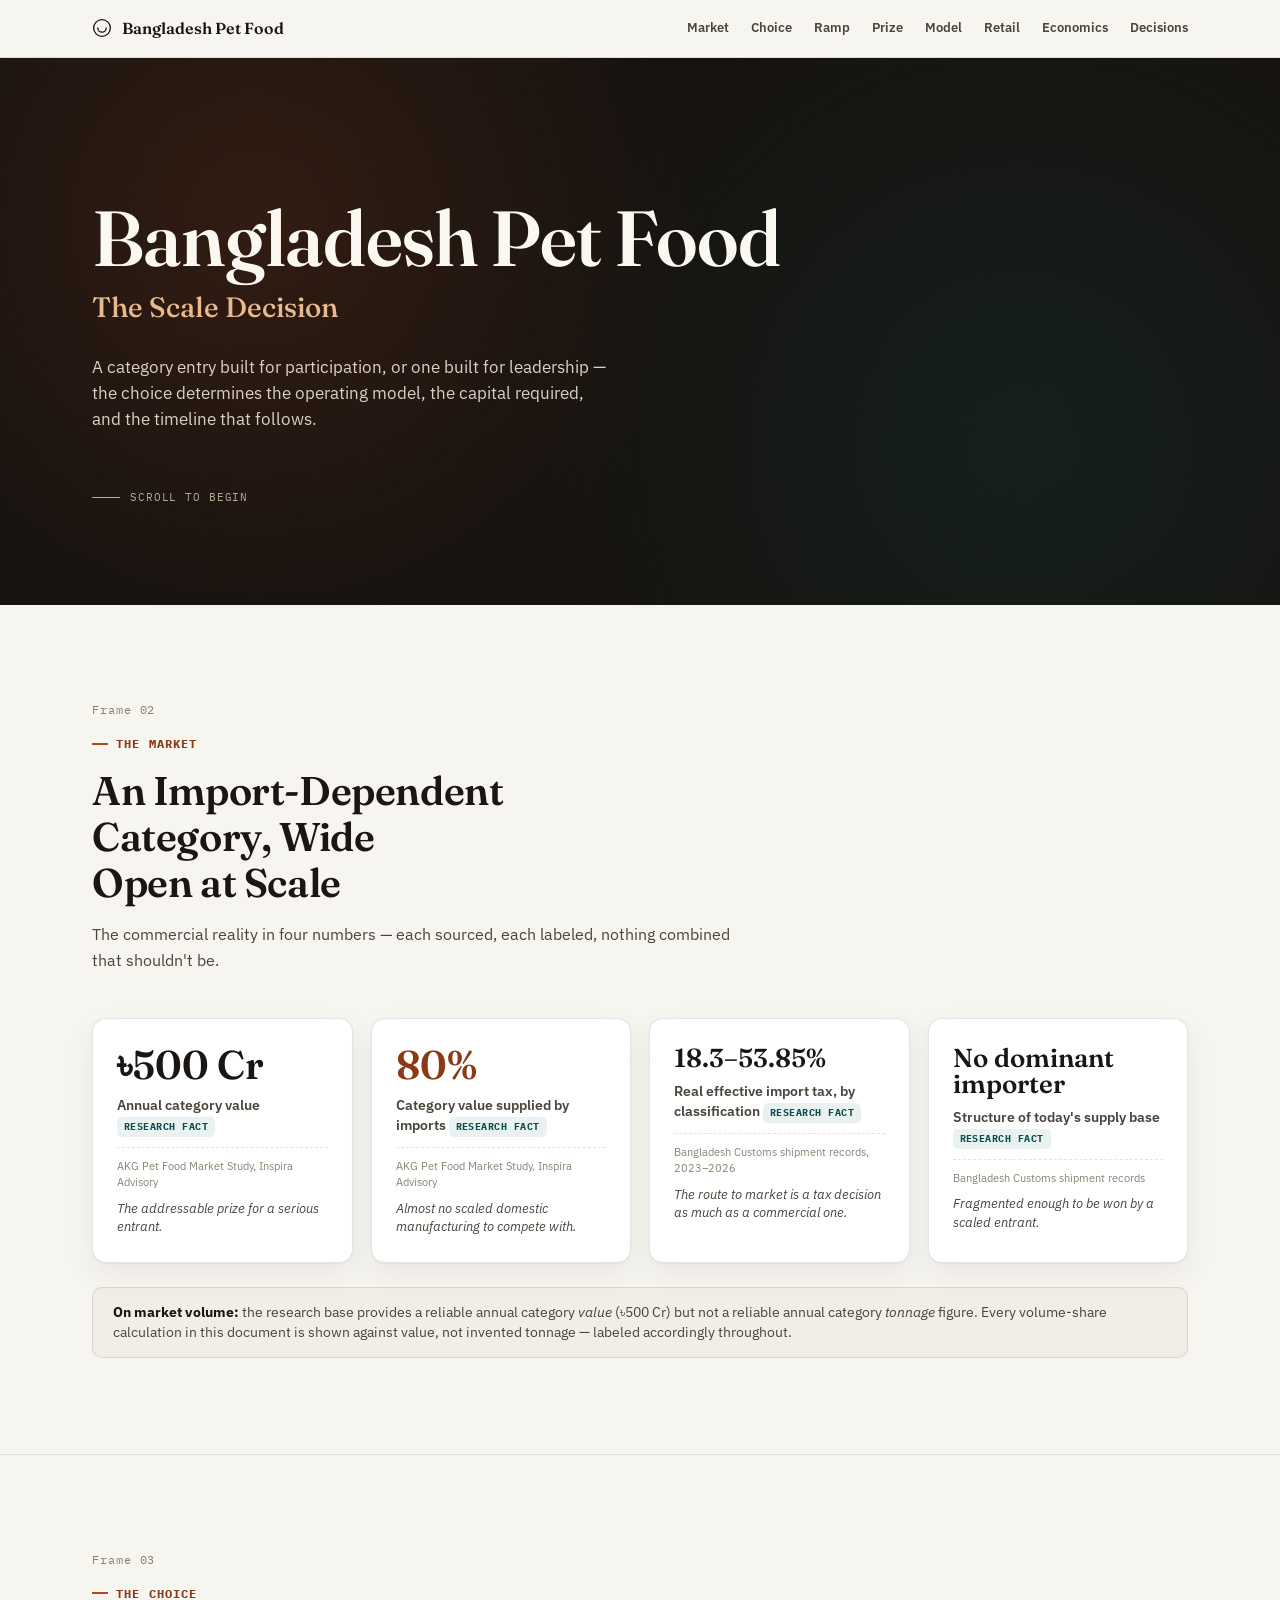
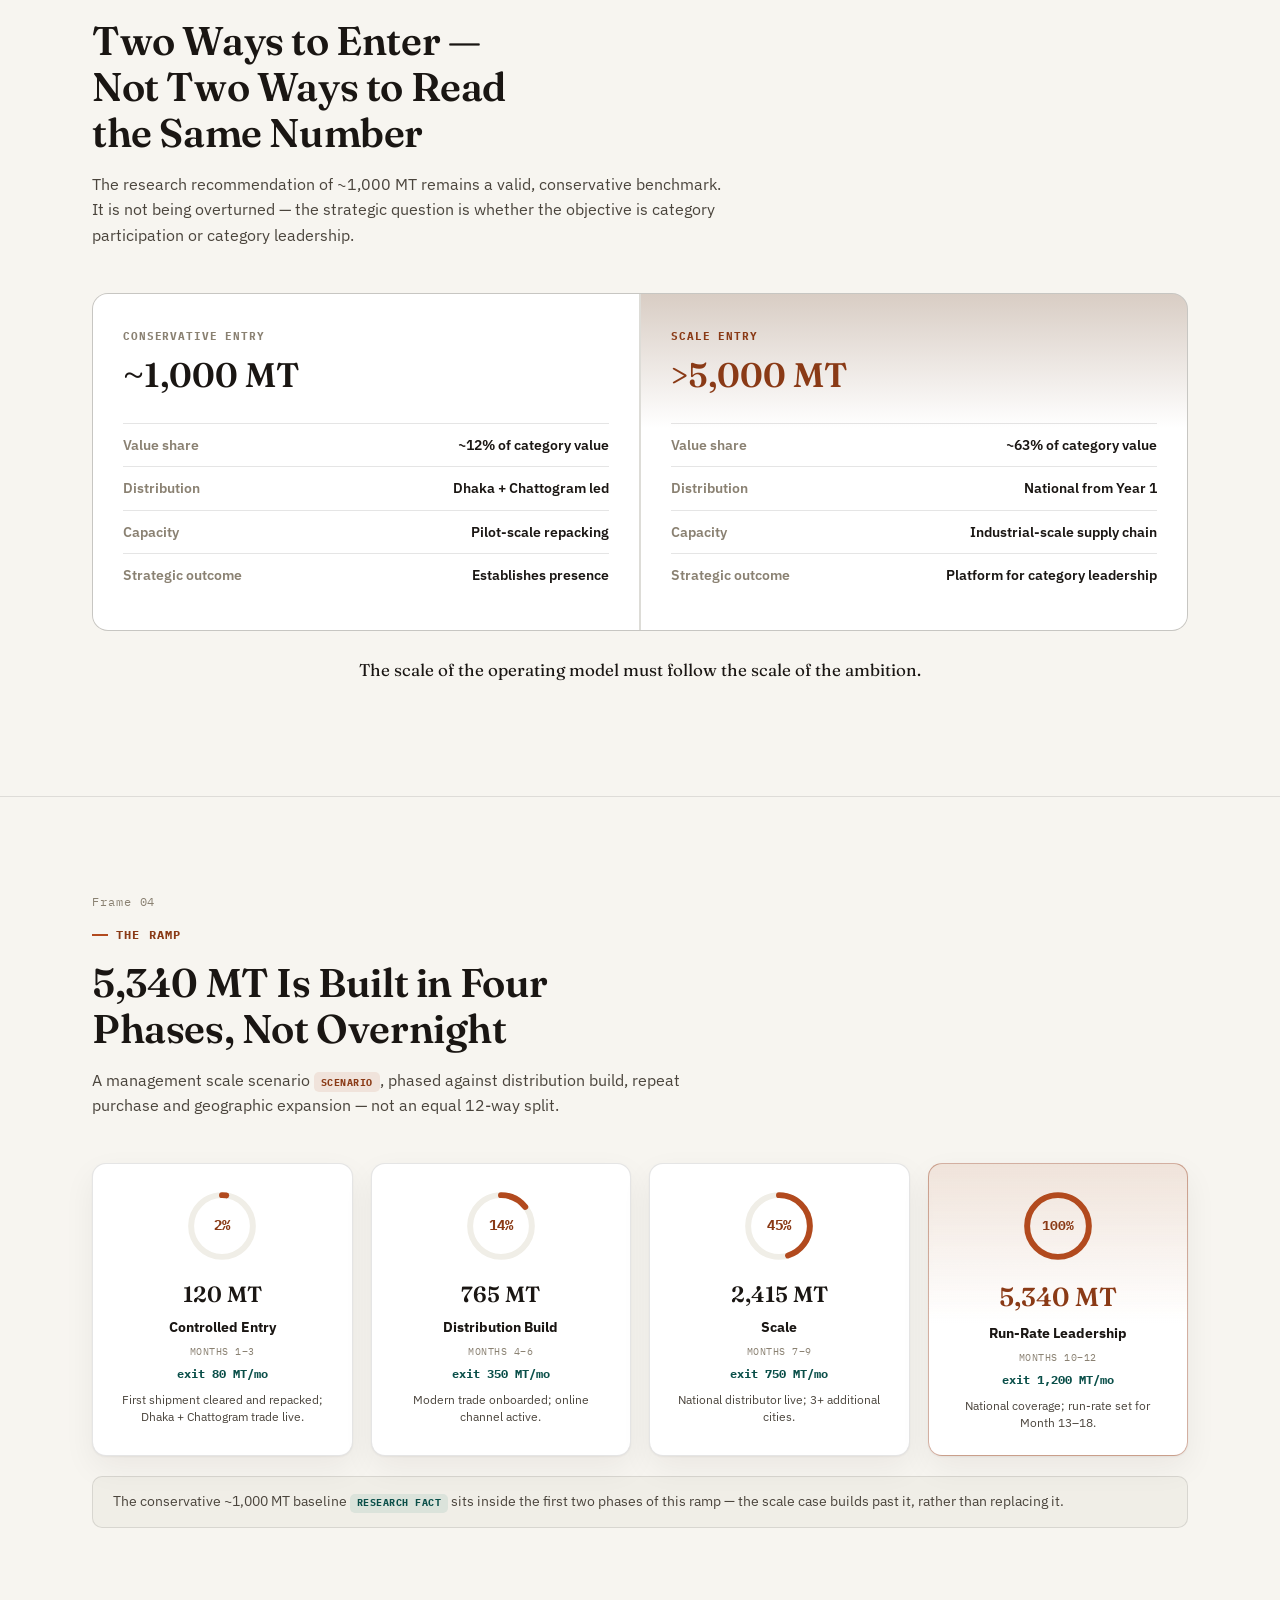
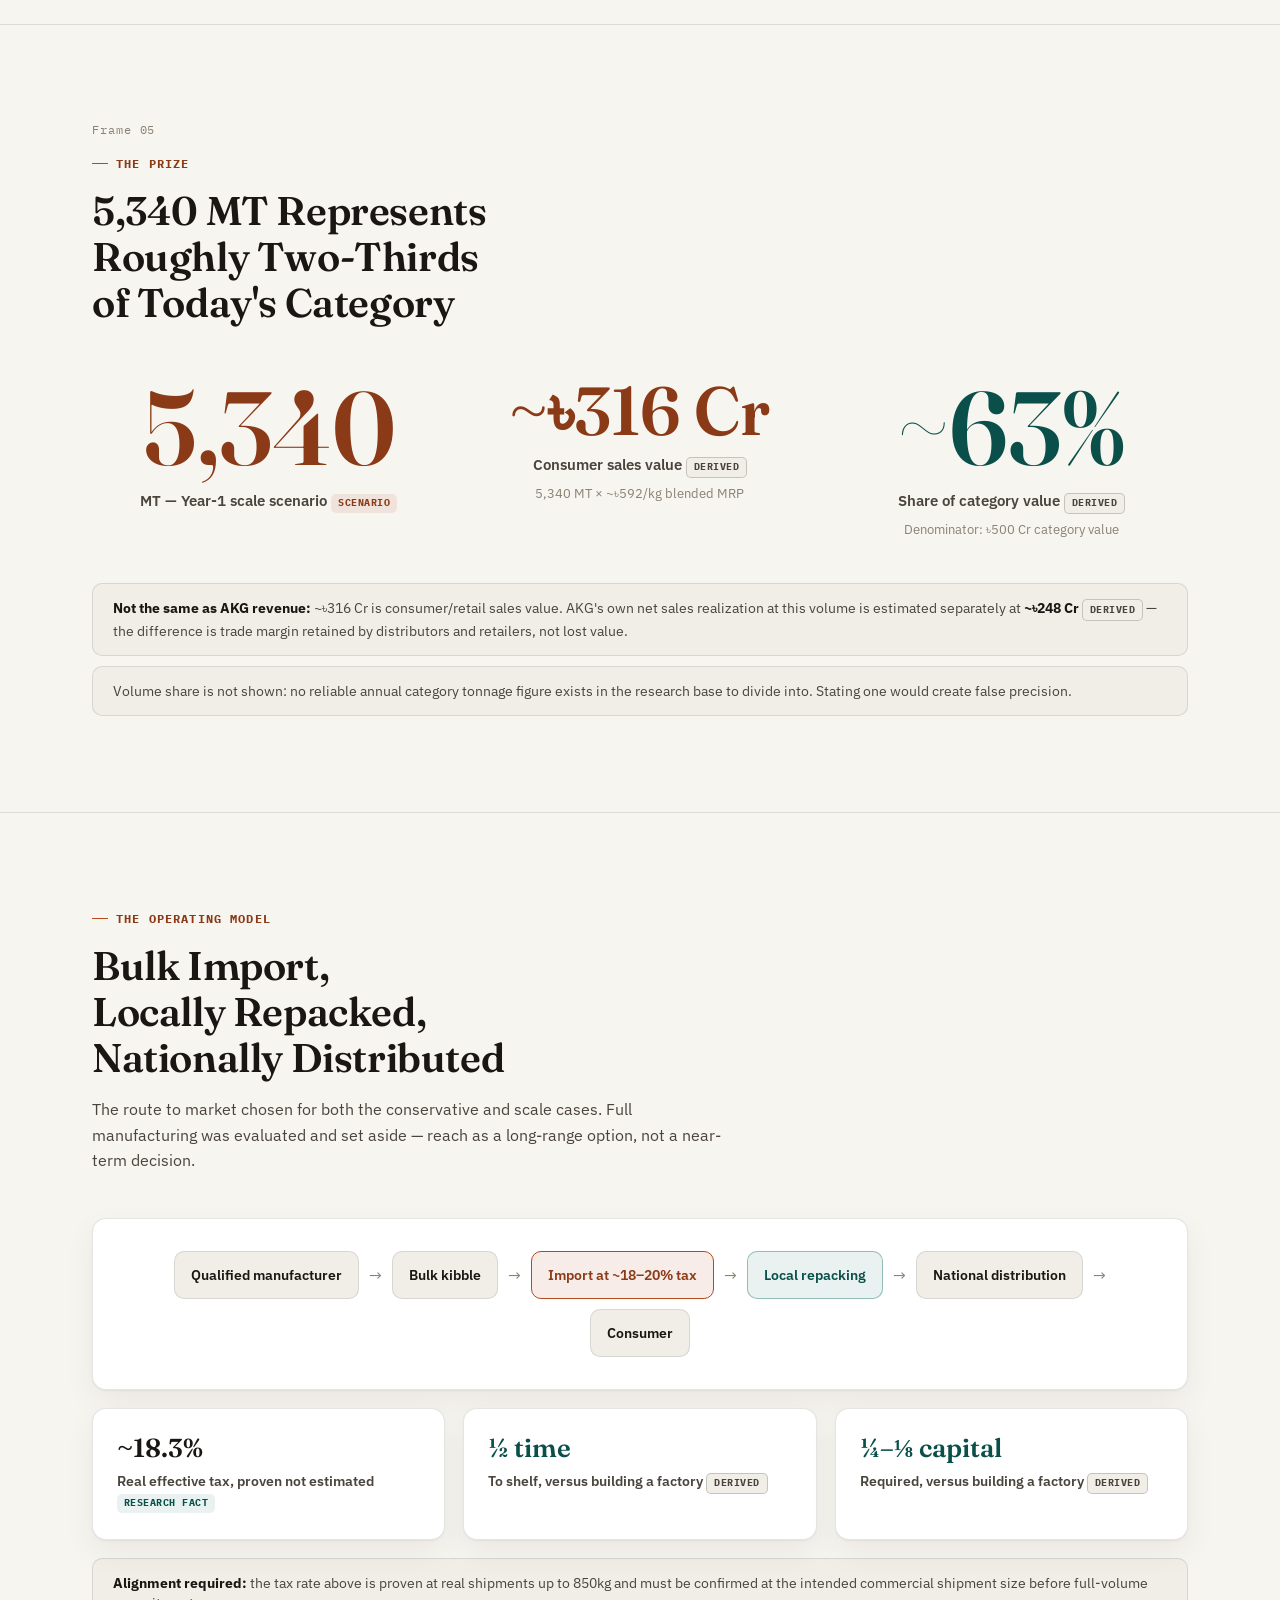
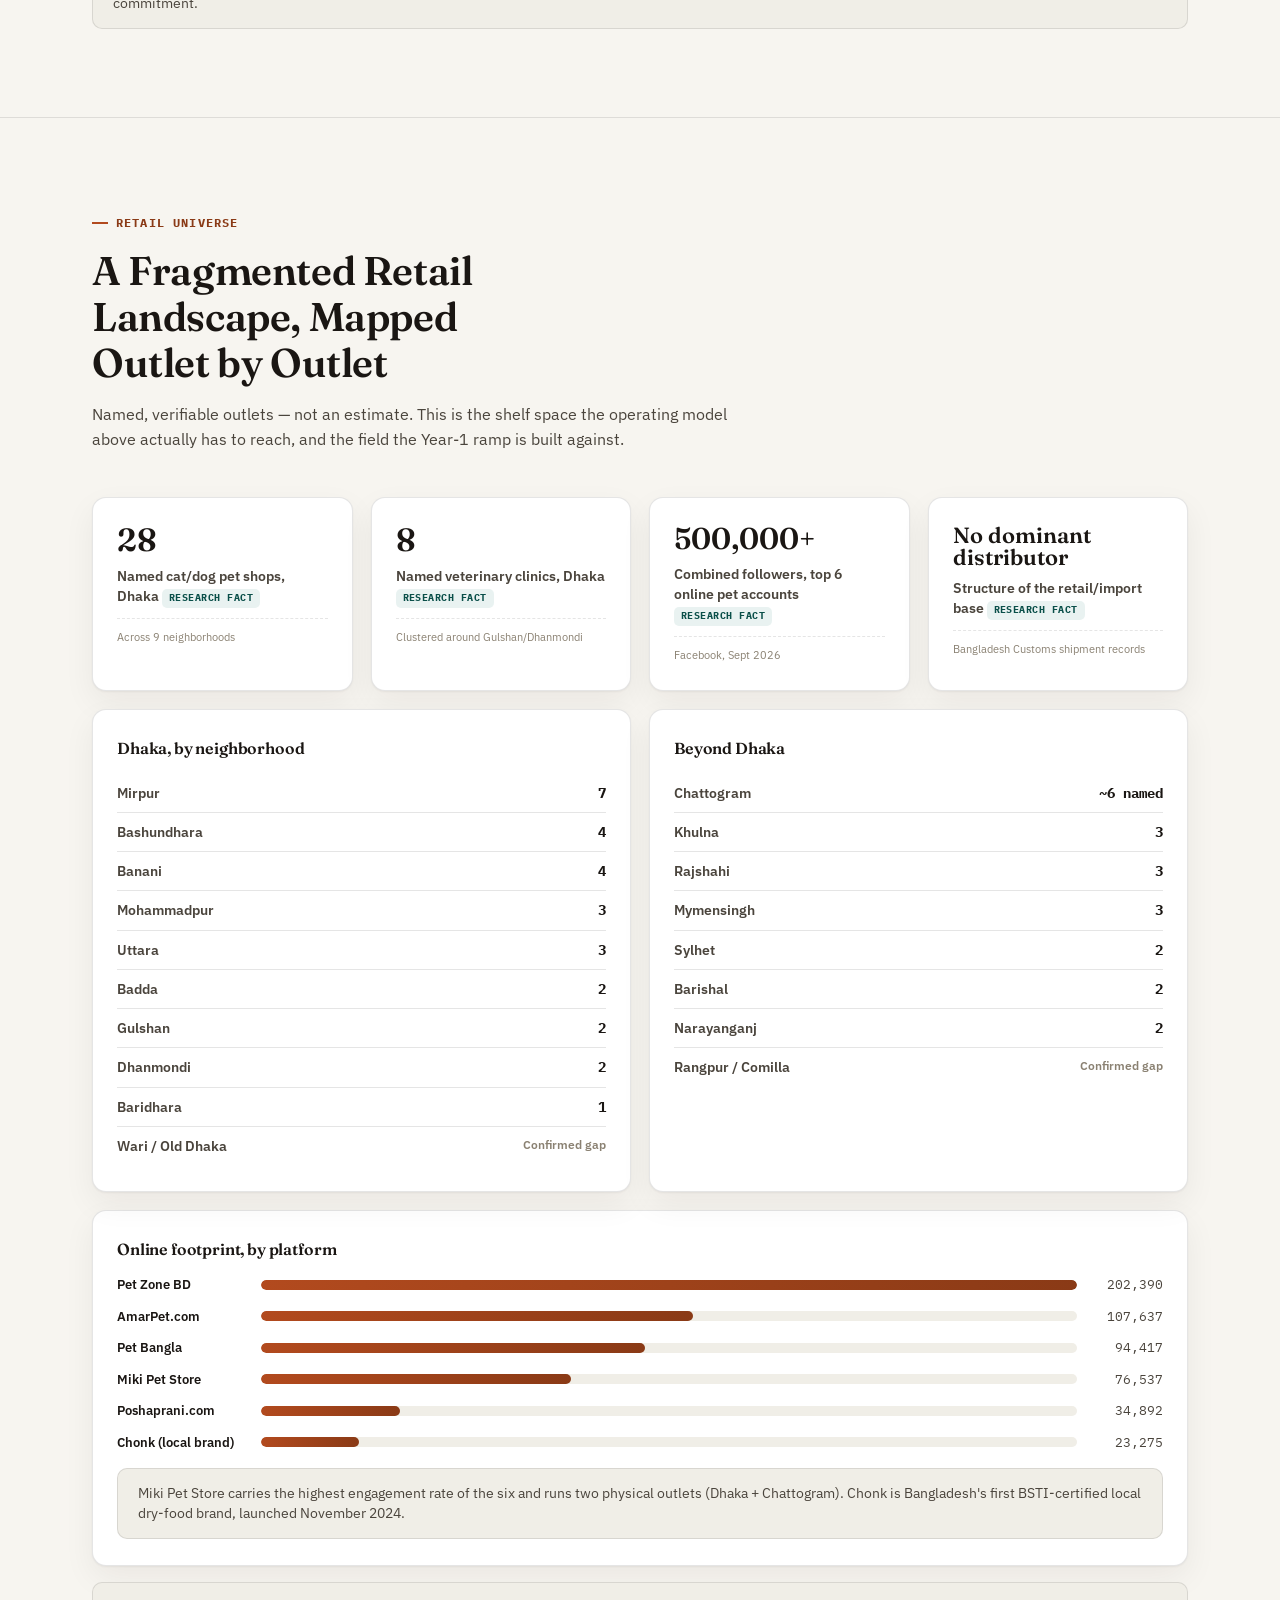
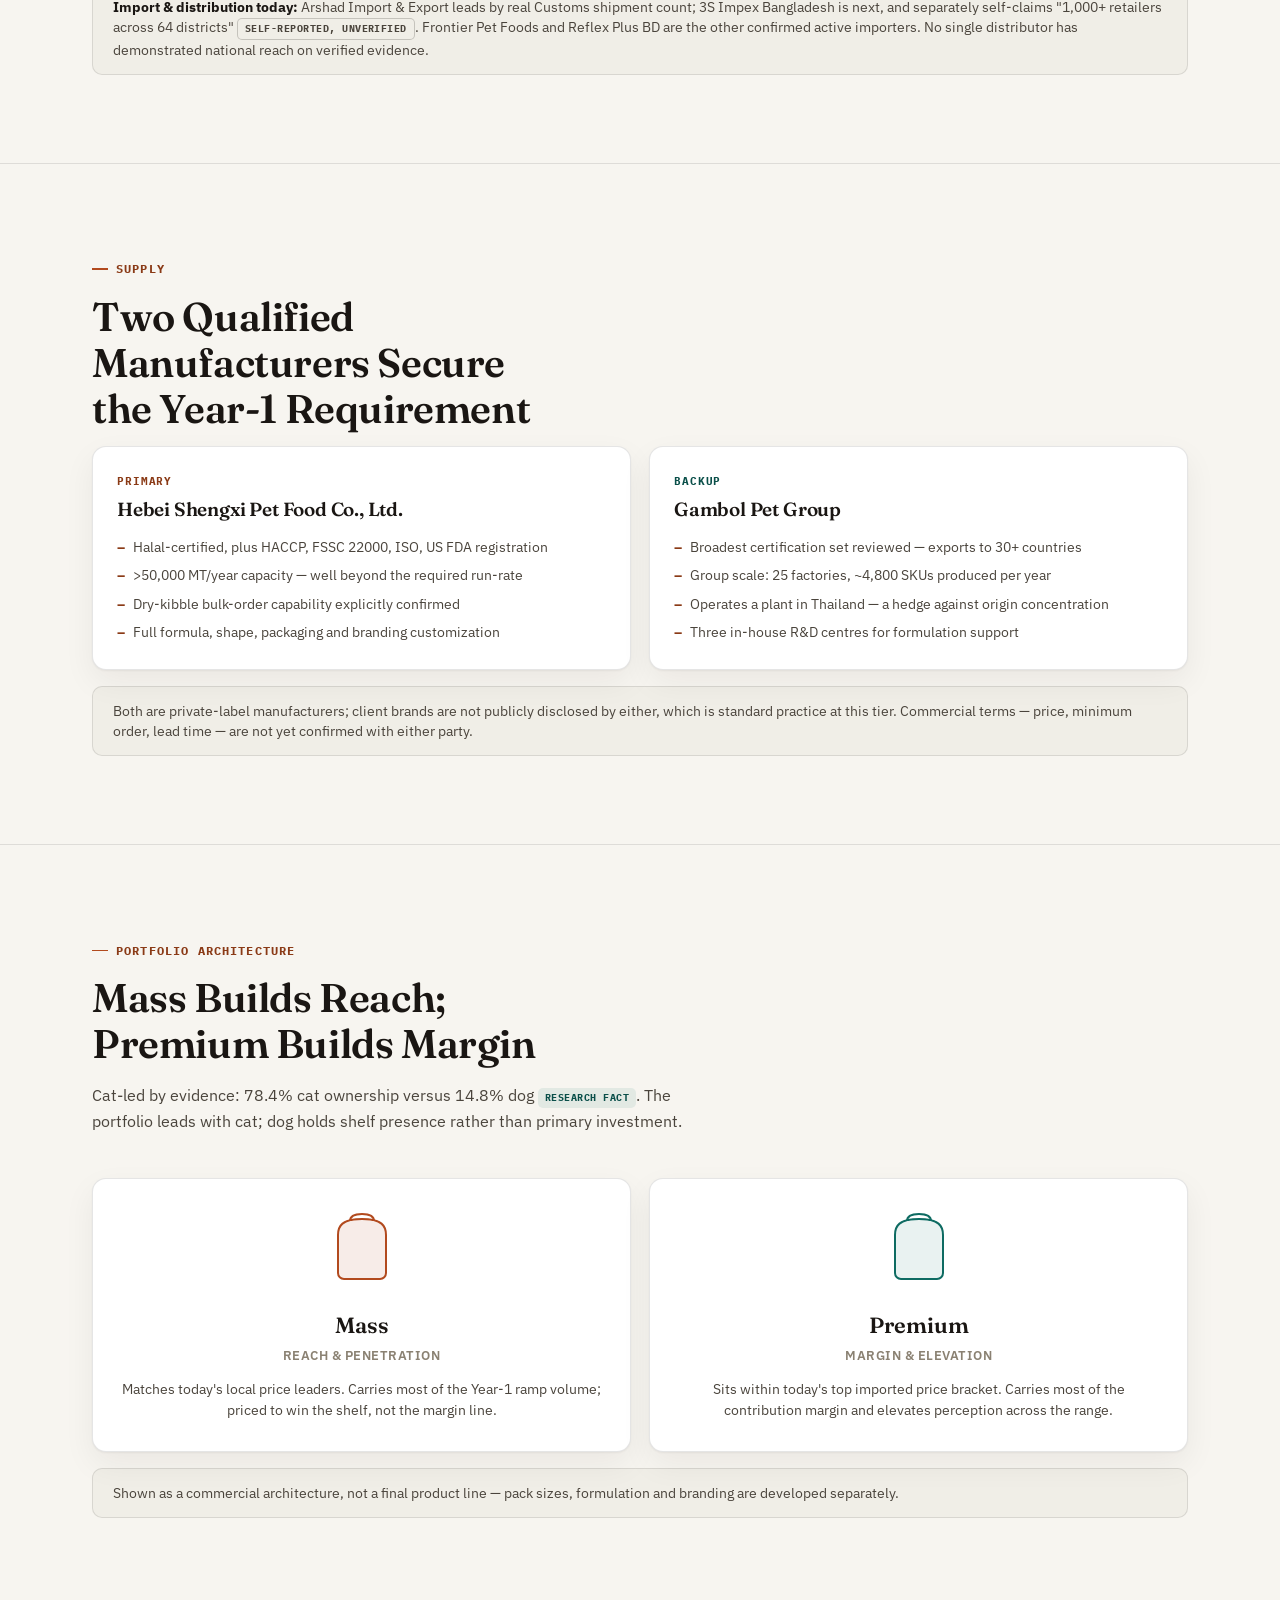
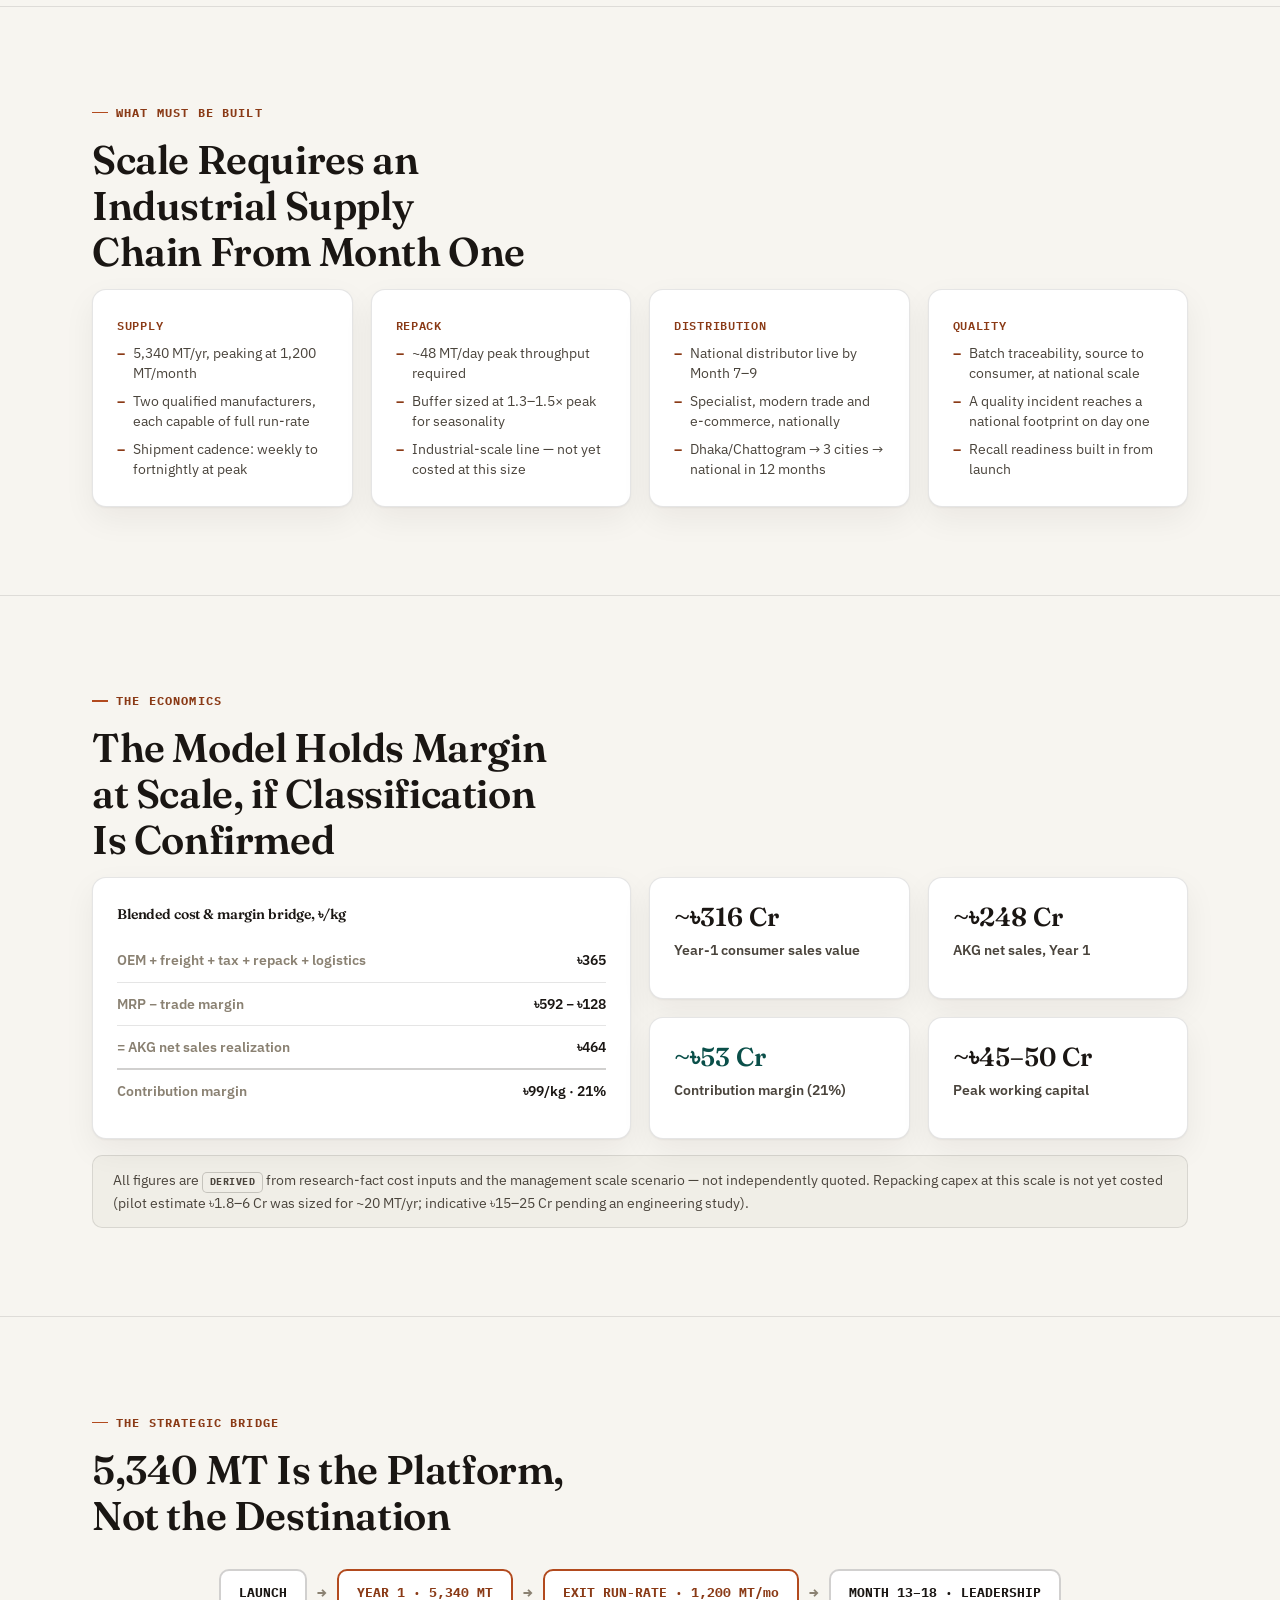
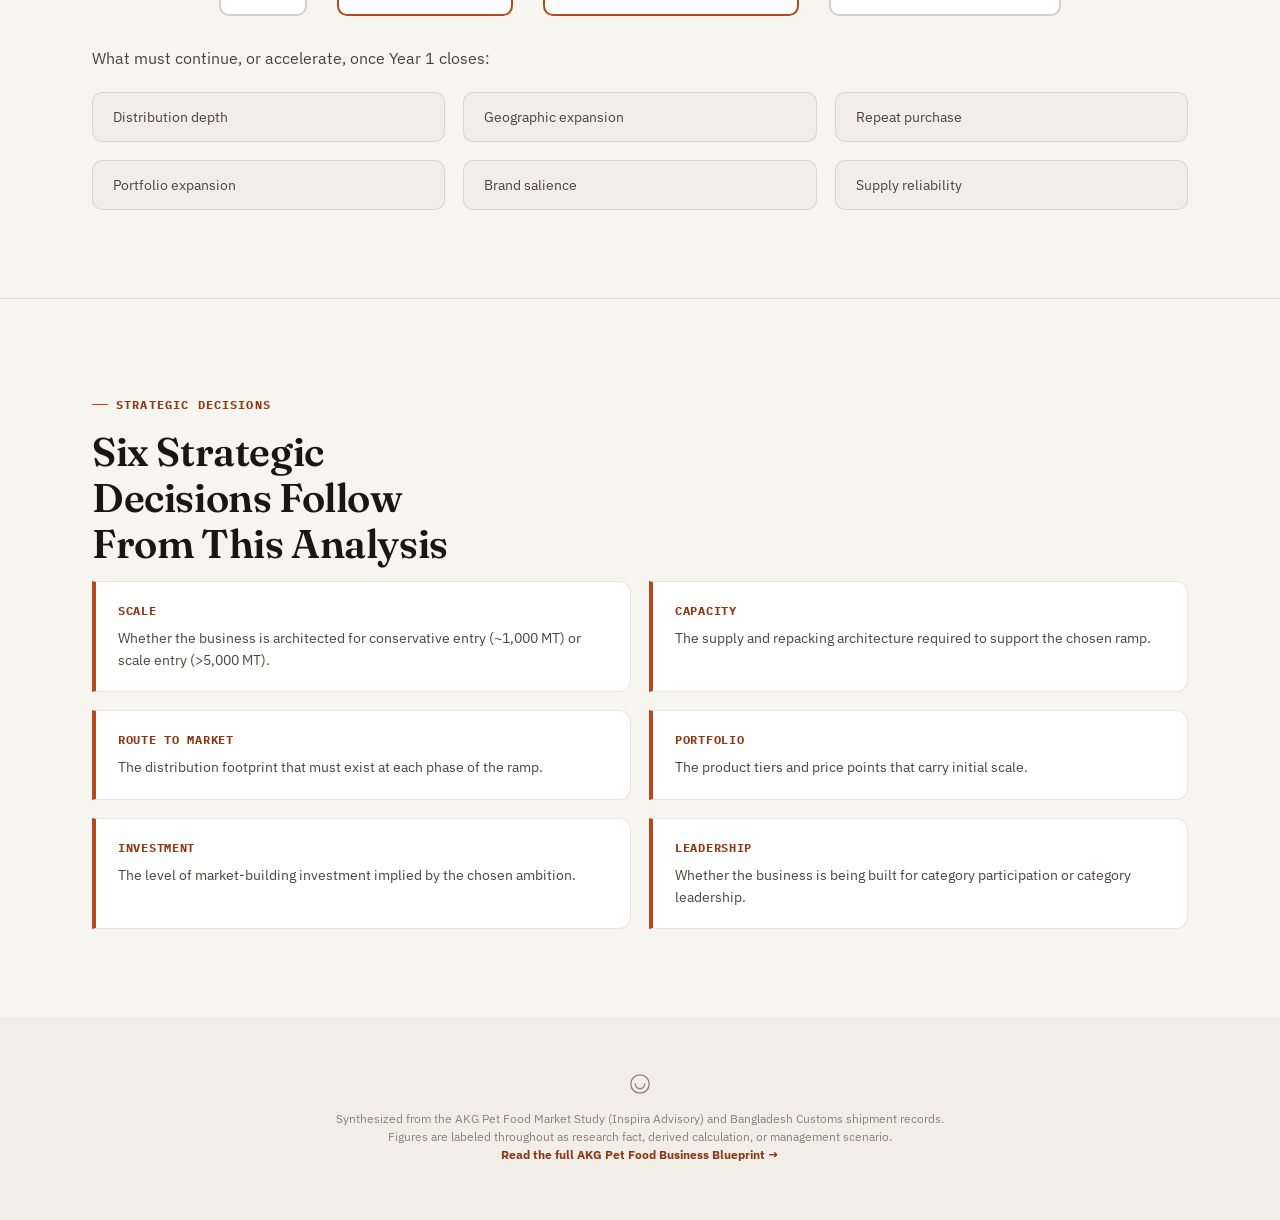
<file: index.html>
<!DOCTYPE html>
<html lang="en">
<head>
<meta charset="UTF-8">
<meta name="viewport" content="width=device-width, initial-scale=1, viewport-fit=cover">
<title>Bangladesh Pet Food — The Scale Decision</title>
<meta name="description" content="Executive strategy pre-read: the Bangladesh pet food market, the scale decision, the Year-1 ramp, and the strategic decisions required.">
<link rel="preconnect" href="https://fonts.googleapis.com">
<link rel="preconnect" href="https://fonts.gstatic.com" crossorigin>
<link href="https://fonts.googleapis.com/css2?family=Fraunces:opsz,wght@9..144,400;9..144,500;9..144,600;9..144,700&family=IBM+Plex+Sans:wght@400;500;600;700&family=IBM+Plex+Mono:wght@400;500;600;700&display=swap" rel="stylesheet">
<link rel="stylesheet" href="styles.css">
<link rel="icon" type="image/svg+xml" href="favicon.svg">
</head>
<body>

<svg width="0" height="0" style="position:absolute;">
  <defs>
    <pattern id="kibbleTex" width="70" height="70" patternUnits="userSpaceOnUse" patternTransform="rotate(12)">
      <circle cx="10" cy="12" r="5" fill="#E8B98F" opacity=".5"/>
      <circle cx="40" cy="30" r="6.5" fill="#E8B98F" opacity=".4"/>
      <circle cx="58" cy="8" r="4" fill="#3FB3A6" opacity=".3"/>
      <circle cx="22" cy="50" r="5.5" fill="#3FB3A6" opacity=".3"/>
      <circle cx="52" cy="58" r="4.5" fill="#E8B98F" opacity=".45"/>
    </pattern>
  </defs>
</svg>

<nav class="nav">
  <div class="nav-inner">
    <div class="brand">
      <svg class="mark" viewBox="0 0 24 24" fill="none"><circle cx="12" cy="12" r="10" stroke="currentColor" stroke-width="1.6"/><path d="M7 12a5 5 0 0 0 10 0" stroke="currentColor" stroke-width="1.6" stroke-linecap="round"/></svg>
      Bangladesh Pet Food
    </div>
    <div class="navlinks">
      <a href="#market">Market</a>
      <a href="#choice">Choice</a>
      <a href="#ramp">Ramp</a>
      <a href="#prize">Prize</a>
      <a href="#model">Model</a>
      <a href="#retail">Retail</a>
      <a href="#economics">Economics</a>
      <a href="#decisions">Decisions</a>
    </div>
  </div>
</nav>

<!-- FRAME 1: HERO -->
<header class="hero" style="--kibble-tex:url(#kibbleTex);">
  <div class="hero-inner">
    <h1>Bangladesh Pet&nbsp;Food</h1>
    <div class="sub2">The Scale Decision</div>
    <p class="lede">A category entry built for participation, or one built for leadership — the choice determines the operating model, the capital required, and the timeline that follows.</p>
    <div class="scrolldown"><span class="ln"></span> Scroll to begin</div>
  </div>
</header>

<!-- FRAME 2: THE MARKET / KIBBLE LEDGER -->
<section class="frame" id="market">
  <div class="wrap">
    <div class="frame-num">Frame 02</div>
    <div class="kicker">The Market</div>
    <h2 class="sec-title reveal">An Import-Dependent Category, Wide Open at Scale</h2>
    <p class="sec-sub reveal">The commercial reality in four numbers — each sourced, each labeled, nothing combined that shouldn't be.</p>
    <div class="grid grid-4 reveal">
      <div class="card stat-card">
        <div class="v tab" data-count="500" data-prefix="৳" data-suffix=" Cr">৳500 Cr</div>
        <div class="d">Annual category value <span class="tag fact">Research fact</span></div>
        <div class="src">AKG Pet Food Market Study, Inspira Advisory</div>
        <div class="impl">The addressable prize for a serious entrant.</div>
      </div>
      <div class="card stat-card">
        <div class="v tab warm" data-count="80" data-suffix="%">80%</div>
        <div class="d">Category value supplied by imports <span class="tag fact">Research fact</span></div>
        <div class="src">AKG Pet Food Market Study, Inspira Advisory</div>
        <div class="impl">Almost no scaled domestic manufacturing to compete with.</div>
      </div>
      <div class="card stat-card">
        <div class="v" style="font-size:26px;">18.3–53.85%</div>
        <div class="d">Real effective import tax, by classification <span class="tag fact">Research fact</span></div>
        <div class="src">Bangladesh Customs shipment records, 2023–2026</div>
        <div class="impl">The route to market is a tax decision as much as a commercial one.</div>
      </div>
      <div class="card stat-card">
        <div class="v" style="font-size:26px;">No dominant importer</div>
        <div class="d">Structure of today's supply base <span class="tag fact">Research fact</span></div>
        <div class="src">Bangladesh Customs shipment records</div>
        <div class="impl">Fragmented enough to be won by a scaled entrant.</div>
      </div>
    </div>
    <div class="strip reveal" style="margin-top:24px;"><b>On market volume:</b> the research base provides a reliable annual category <i>value</i> (৳500 Cr) but not a reliable annual category <i>tonnage</i> figure. Every volume-share calculation in this document is shown against value, not invented tonnage — labeled accordingly throughout.</div>
  </div>
</section>

<!-- FRAME 3: THE CHOICE -->
<section class="frame" id="choice">
  <div class="wrap">
    <div class="frame-num">Frame 03</div>
    <div class="kicker">The Choice</div>
    <h2 class="sec-title reveal">Two Ways to Enter — Not Two Ways to Read the Same Number</h2>
    <p class="sec-sub reveal">The research recommendation of ~1,000 MT remains a valid, conservative benchmark. It is not being overturned — the strategic question is whether the objective is category participation or category leadership.</p>
    <div class="choice reveal">
      <div class="choice-col">
        <div class="choice-eyebrow">Conservative Entry</div>
        <div class="choice-mt tab">~1,000 MT</div>
        <div class="choice-row"><span class="k">Value share</span><span class="val">~12% of category value</span></div>
        <div class="choice-row"><span class="k">Distribution</span><span class="val">Dhaka + Chattogram led</span></div>
        <div class="choice-row"><span class="k">Capacity</span><span class="val">Pilot-scale repacking</span></div>
        <div class="choice-row"><span class="k">Strategic outcome</span><span class="val">Establishes presence</span></div>
      </div>
      <div class="choice-col scale">
        <div class="choice-eyebrow">Scale Entry</div>
        <div class="choice-mt tab">&gt;5,000 MT</div>
        <div class="choice-row"><span class="k">Value share</span><span class="val">~63% of category value</span></div>
        <div class="choice-row"><span class="k">Distribution</span><span class="val">National from Year 1</span></div>
        <div class="choice-row"><span class="k">Capacity</span><span class="val">Industrial-scale supply chain</span></div>
        <div class="choice-row"><span class="k">Strategic outcome</span><span class="val">Platform for category leadership</span></div>
      </div>
    </div>
    <p class="choice-line reveal">The scale of the operating model must follow the scale of the ambition.</p>
  </div>
</section>

<!-- FRAME 4: THE RAMP -->
<section class="frame" id="ramp">
  <div class="wrap">
    <div class="frame-num">Frame 04</div>
    <div class="kicker">The Ramp</div>
    <h2 class="sec-title reveal">5,340 MT Is Built in Four Phases, Not Overnight</h2>
    <p class="sec-sub reveal">A management scale scenario <span class="tag scenario">Scenario</span>, phased against distribution build, repeat purchase and geographic expansion — not an equal 12-way split.</p>
    <div class="grid grid-4 ramp-blocks reveal">
      <div class="ramp-block" tabindex="0">
        <div class="rb-ring">
          <svg viewBox="0 0 64 64"><circle cx="32" cy="32" r="26" class="rb-track"/><circle cx="32" cy="32" r="26" class="rb-fill" style="stroke-dasharray:3.6 163.4;"/></svg>
          <div class="rb-pct">2%</div>
        </div>
        <div class="rb-cum tab">120 MT</div>
        <div class="rb-name">Controlled Entry</div>
        <div class="rb-period">Months 1–3</div>
        <div class="rb-exit">exit 80 MT/mo</div>
        <div class="rb-unlock">First shipment cleared and repacked; Dhaka + Chattogram trade live.</div>
      </div>
      <div class="ramp-block" tabindex="0">
        <div class="rb-ring">
          <svg viewBox="0 0 64 64"><circle cx="32" cy="32" r="26" class="rb-track"/><circle cx="32" cy="32" r="26" class="rb-fill" style="stroke-dasharray:23.4 163.4;"/></svg>
          <div class="rb-pct">14%</div>
        </div>
        <div class="rb-cum tab">765 MT</div>
        <div class="rb-name">Distribution Build</div>
        <div class="rb-period">Months 4–6</div>
        <div class="rb-exit">exit 350 MT/mo</div>
        <div class="rb-unlock">Modern trade onboarded; online channel active.</div>
      </div>
      <div class="ramp-block" tabindex="0">
        <div class="rb-ring">
          <svg viewBox="0 0 64 64"><circle cx="32" cy="32" r="26" class="rb-track"/><circle cx="32" cy="32" r="26" class="rb-fill" style="stroke-dasharray:73.8 163.4;"/></svg>
          <div class="rb-pct">45%</div>
        </div>
        <div class="rb-cum tab">2,415 MT</div>
        <div class="rb-name">Scale</div>
        <div class="rb-period">Months 7–9</div>
        <div class="rb-exit">exit 750 MT/mo</div>
        <div class="rb-unlock">National distributor live; 3+ additional cities.</div>
      </div>
      <div class="ramp-block ramp-block-hero" tabindex="0">
        <div class="rb-ring">
          <svg viewBox="0 0 64 64"><circle cx="32" cy="32" r="26" class="rb-track"/><circle cx="32" cy="32" r="26" class="rb-fill rb-full"/></svg>
          <div class="rb-pct">100%</div>
        </div>
        <div class="rb-cum tab">5,340 MT</div>
        <div class="rb-name">Run-Rate Leadership</div>
        <div class="rb-period">Months 10–12</div>
        <div class="rb-exit">exit 1,200 MT/mo</div>
        <div class="rb-unlock">National coverage; run-rate set for Month 13–18.</div>
      </div>
    </div>
    <div class="strip reveal" style="margin-top:20px;">The conservative ~1,000 MT baseline <span class="tag fact">Research fact</span> sits inside the first two phases of this ramp — the scale case builds past it, rather than replacing it.</div>
  </div>
</section>

<!-- FRAME 5: THE PRIZE -->
<section class="frame" id="prize">
  <div class="wrap">
    <div class="frame-num">Frame 05</div>
    <div class="kicker">The Prize</div>
    <h2 class="sec-title reveal">5,340 MT Represents Roughly Two-Thirds of Today's Category</h2>
    <div class="grid grid-3 reveal">
      <div class="prize-hero"><div class="v tab">5,340</div><div class="l">MT — Year-1 scale scenario <span class="tag scenario">Scenario</span></div></div>
      <div class="prize-hero"><div class="v tab" style="font-size:clamp(40px,6vw,68px);">~৳316 Cr</div><div class="l">Consumer sales value <span class="tag calc">Derived</span></div><div class="prize-denom">5,340 MT × ~৳592/kg blended MRP</div></div>
      <div class="prize-hero"><div class="v tab" style="color:var(--accent-strong);">~63%</div><div class="l">Share of category value <span class="tag calc">Derived</span></div><div class="prize-denom">Denominator: ৳500 Cr category value</div></div>
    </div>
    <div class="strip reveal" style="margin-top:8px;"><b>Not the same as AKG revenue:</b> ~৳316 Cr is consumer/retail sales value. AKG's own net sales realization at this volume is estimated separately at <b>~৳248 Cr</b> <span class="tag calc">Derived</span> — the difference is trade margin retained by distributors and retailers, not lost value.</div>
    <div class="strip reveal" style="margin-top:10px;">Volume share is not shown: no reliable annual category tonnage figure exists in the research base to divide into. Stating one would create false precision.</div>
  </div>
</section>

<!-- OPERATING MODEL -->
<section class="section" id="model">
  <div class="wrap">
    <div class="kicker">The Operating Model</div>
    <h2 class="sec-title reveal">Bulk Import, Locally Repacked, Nationally Distributed</h2>
    <p class="sec-sub reveal">The route to market chosen for both the conservative and scale cases. Full manufacturing was evaluated and set aside — reach as a long-range option, not a near-term decision.</p>
    <div class="card reveal" style="padding:32px 28px;">
      <div class="chain">
        <span class="node">Qualified manufacturer</span><span class="arrow">→</span>
        <span class="node">Bulk kibble</span><span class="arrow">→</span>
        <span class="node warm">Import at ~18–20% tax</span><span class="arrow">→</span>
        <span class="node accent">Local repacking</span><span class="arrow">→</span>
        <span class="node">National distribution</span><span class="arrow">→</span>
        <span class="node">Consumer</span>
      </div>
    </div>
    <div class="grid grid-3 reveal" style="margin-top:18px;">
      <div class="card stat-card"><div class="v" style="font-size:26px;">~18.3%</div><div class="d">Real effective tax, proven not estimated <span class="tag fact">Research fact</span></div></div>
      <div class="card stat-card"><div class="v good" style="font-size:26px;">½ time</div><div class="d">To shelf, versus building a factory <span class="tag calc">Derived</span></div></div>
      <div class="card stat-card"><div class="v good" style="font-size:26px;">¼–⅛ capital</div><div class="d">Required, versus building a factory <span class="tag calc">Derived</span></div></div>
    </div>
    <div class="strip reveal" style="margin-top:18px;"><b>Alignment required:</b> the tax rate above is proven at real shipments up to 850kg and must be confirmed at the intended commercial shipment size before full-volume commitment.</div>
  </div>
</section>

<!-- RETAIL UNIVERSE -->
<section class="section" id="retail">
  <div class="wrap">
    <div class="kicker">Retail Universe</div>
    <h2 class="sec-title reveal">A Fragmented Retail Landscape, Mapped Outlet by Outlet</h2>
    <p class="sec-sub reveal">Named, verifiable outlets — not an estimate. This is the shelf space the operating model above actually has to reach, and the field the Year-1 ramp is built against.</p>
    <div class="grid grid-4 reveal">
      <div class="card stat-card"><div class="v tab" style="font-size:32px;">28</div><div class="d">Named cat/dog pet shops, Dhaka <span class="tag fact">Research fact</span></div><div class="src">Across 9 neighborhoods</div></div>
      <div class="card stat-card"><div class="v tab" style="font-size:32px;">8</div><div class="d">Named veterinary clinics, Dhaka <span class="tag fact">Research fact</span></div><div class="src">Clustered around Gulshan/Dhanmondi</div></div>
      <div class="card stat-card"><div class="v tab" style="font-size:30px;">500,000+</div><div class="d">Combined followers, top 6 online pet accounts <span class="tag fact">Research fact</span></div><div class="src">Facebook, Sept 2026</div></div>
      <div class="card stat-card"><div class="v" style="font-size:22px;">No dominant distributor</div><div class="d">Structure of the retail/import base <span class="tag fact">Research fact</span></div><div class="src">Bangladesh Customs shipment records</div></div>
    </div>
    <div class="grid grid-2 reveal" style="margin-top:18px;">
      <div class="card">
        <h3 class="subhead">Dhaka, by neighborhood</h3>
        <div class="area-list">
          <div class="area-row"><span class="ak">Mirpur</span><span class="av">7</span></div>
          <div class="area-row"><span class="ak">Bashundhara</span><span class="av">4</span></div>
          <div class="area-row"><span class="ak">Banani</span><span class="av">4</span></div>
          <div class="area-row"><span class="ak">Mohammadpur</span><span class="av">3</span></div>
          <div class="area-row"><span class="ak">Uttara</span><span class="av">3</span></div>
          <div class="area-row"><span class="ak">Badda</span><span class="av">2</span></div>
          <div class="area-row"><span class="ak">Gulshan</span><span class="av">2</span></div>
          <div class="area-row"><span class="ak">Dhanmondi</span><span class="av">2</span></div>
          <div class="area-row"><span class="ak">Baridhara</span><span class="av">1</span></div>
          <div class="area-row"><span class="ak">Wari / Old Dhaka</span><span class="av na">Confirmed gap</span></div>
        </div>
      </div>
      <div class="card">
        <h3 class="subhead">Beyond Dhaka</h3>
        <div class="area-list">
          <div class="area-row"><span class="ak">Chattogram</span><span class="av">~6 named</span></div>
          <div class="area-row"><span class="ak">Khulna</span><span class="av">3</span></div>
          <div class="area-row"><span class="ak">Rajshahi</span><span class="av">3</span></div>
          <div class="area-row"><span class="ak">Mymensingh</span><span class="av">3</span></div>
          <div class="area-row"><span class="ak">Sylhet</span><span class="av">2</span></div>
          <div class="area-row"><span class="ak">Barishal</span><span class="av">2</span></div>
          <div class="area-row"><span class="ak">Narayanganj</span><span class="av">2</span></div>
          <div class="area-row"><span class="ak">Rangpur / Comilla</span><span class="av na">Confirmed gap</span></div>
        </div>
      </div>
    </div>
    <div class="card reveal" style="margin-top:18px;">
      <h3 class="subhead">Online footprint, by platform</h3>
      <div class="reach-list">
        <div class="reach-row"><span class="rk">Pet Zone BD</span><div class="rbar"><div class="rfill" style="width:100%;"></div></div><span class="rv">202,390</span></div>
        <div class="reach-row"><span class="rk">AmarPet.com</span><div class="rbar"><div class="rfill" style="width:53%;"></div></div><span class="rv">107,637</span></div>
        <div class="reach-row"><span class="rk">Pet Bangla</span><div class="rbar"><div class="rfill" style="width:47%;"></div></div><span class="rv">94,417</span></div>
        <div class="reach-row"><span class="rk">Miki Pet Store</span><div class="rbar"><div class="rfill" style="width:38%;"></div></div><span class="rv">76,537</span></div>
        <div class="reach-row"><span class="rk">Poshaprani.com</span><div class="rbar"><div class="rfill" style="width:17%;"></div></div><span class="rv">34,892</span></div>
        <div class="reach-row"><span class="rk">Chonk (local brand)</span><div class="rbar"><div class="rfill" style="width:12%;"></div></div><span class="rv">23,275</span></div>
      </div>
      <div class="strip" style="margin-top:16px;">Miki Pet Store carries the highest engagement rate of the six and runs two physical outlets (Dhaka + Chattogram). Chonk is Bangladesh's first BSTI-certified local dry-food brand, launched November 2024.</div>
    </div>
    <div class="strip reveal" style="margin-top:16px;"><b>Import &amp; distribution today:</b> Arshad Import &amp; Export leads by real Customs shipment count; 3S Impex Bangladesh is next, and separately self-claims "1,000+ retailers across 64 districts" <span class="tag calc">Self-reported, unverified</span>. Frontier Pet Foods and Reflex Plus BD are the other confirmed active importers. No single distributor has demonstrated national reach on verified evidence.</div>
  </div>
</section>

<!-- SUPPLIERS -->
<section class="section" id="suppliers">
  <div class="wrap">
    <div class="kicker">Supply</div>
    <h2 class="sec-title reveal">Two Qualified Manufacturers Secure the Year-1 Requirement</h2>
    <div class="grid grid-2 reveal">
      <div class="card">
        <div class="choice-eyebrow" style="color:var(--warm-strong);">Primary</div>
        <h3 class="supplier-name">Hebei Shengxi Pet Food Co., Ltd.</h3>
        <ul class="pt" style="margin-top:14px;">
          <li>Halal-certified, plus HACCP, FSSC 22000, ISO, US FDA registration</li>
          <li>&gt;50,000 MT/year capacity — well beyond the required run-rate</li>
          <li>Dry-kibble bulk-order capability explicitly confirmed</li>
          <li>Full formula, shape, packaging and branding customization</li>
        </ul>
      </div>
      <div class="card">
        <div class="choice-eyebrow" style="color:var(--accent-strong);">Backup</div>
        <h3 class="supplier-name">Gambol Pet Group</h3>
        <ul class="pt" style="margin-top:14px;">
          <li>Broadest certification set reviewed — exports to 30+ countries</li>
          <li>Group scale: 25 factories, ~4,800 SKUs produced per year</li>
          <li>Operates a plant in Thailand — a hedge against origin concentration</li>
          <li>Three in-house R&amp;D centres for formulation support</li>
        </ul>
      </div>
    </div>
    <div class="strip reveal" style="margin-top:16px;">Both are private-label manufacturers; client brands are not publicly disclosed by either, which is standard practice at this tier. Commercial terms — price, minimum order, lead time — are not yet confirmed with either party.</div>
  </div>
</section>

<!-- PORTFOLIO -->
<section class="section" id="portfolio">
  <div class="wrap">
    <div class="kicker">Portfolio Architecture</div>
    <h2 class="sec-title reveal">Mass Builds Reach; Premium Builds Margin</h2>
    <p class="sec-sub reveal">Cat-led by evidence: 78.4% cat ownership versus 14.8% dog <span class="tag fact">Research fact</span>. The portfolio leads with cat; dog holds shelf presence rather than primary investment.</p>
    <div class="grid grid-2 reveal">
      <div class="card tier-card">
        <svg class="pouch" viewBox="0 0 64 78" fill="none"><path d="M8 26c0-9 4-16 24-16s24 7 24 16v38a6 6 0 0 1-6 6H14a6 6 0 0 1-6-6V26z" fill="var(--warm-tint)" stroke="var(--warm)" stroke-width="2"/><path d="M20 12c0-4 4-7 12-7s12 3 12 7" stroke="var(--warm)" stroke-width="2" fill="none"/></svg>
        <div class="tier-name">Mass</div>
        <div class="tier-role">Reach &amp; penetration</div>
        <div class="tier-desc">Matches today's local price leaders. Carries most of the Year-1 ramp volume; priced to win the shelf, not the margin line.</div>
      </div>
      <div class="card tier-card">
        <svg class="pouch" viewBox="0 0 64 78" fill="none"><path d="M8 26c0-9 4-16 24-16s24 7 24 16v38a6 6 0 0 1-6 6H14a6 6 0 0 1-6-6V26z" fill="var(--accent-tint)" stroke="var(--accent)" stroke-width="2"/><path d="M20 12c0-4 4-7 12-7s12 3 12 7" stroke="var(--accent)" stroke-width="2" fill="none"/></svg>
        <div class="tier-name">Premium</div>
        <div class="tier-role">Margin &amp; elevation</div>
        <div class="tier-desc">Sits within today's top imported price bracket. Carries most of the contribution margin and elevates perception across the range.</div>
      </div>
    </div>
    <div class="strip reveal" style="margin-top:16px;">Shown as a commercial architecture, not a final product line — pack sizes, formulation and branding are developed separately.</div>
  </div>
</section>

<!-- THE MACHINE -->
<section class="section" id="machine">
  <div class="wrap">
    <div class="kicker">What Must Be Built</div>
    <h2 class="sec-title reveal">Scale Requires an Industrial Supply Chain From Month One</h2>
    <div class="grid grid-4 reveal">
      <div class="card"><h4 class="mono quadhead">Supply</h4><ul class="pt"><li>5,340 MT/yr, peaking at 1,200 MT/month</li><li>Two qualified manufacturers, each capable of full run-rate</li><li>Shipment cadence: weekly to fortnightly at peak</li></ul></div>
      <div class="card"><h4 class="mono quadhead">Repack</h4><ul class="pt"><li>~48 MT/day peak throughput required</li><li>Buffer sized at 1.3–1.5× peak for seasonality</li><li>Industrial-scale line — not yet costed at this size</li></ul></div>
      <div class="card"><h4 class="mono quadhead">Distribution</h4><ul class="pt"><li>National distributor live by Month 7–9</li><li>Specialist, modern trade and e-commerce, nationally</li><li>Dhaka/Chattogram → 3 cities → national in 12 months</li></ul></div>
      <div class="card"><h4 class="mono quadhead">Quality</h4><ul class="pt"><li>Batch traceability, source to consumer, at national scale</li><li>A quality incident reaches a national footprint on day one</li><li>Recall readiness built in from launch</li></ul></div>
    </div>
  </div>
</section>

<!-- ECONOMICS -->
<section class="section" id="economics">
  <div class="wrap">
    <div class="kicker">The Economics</div>
    <h2 class="sec-title reveal">The Model Holds Margin at Scale, if Classification Is Confirmed</h2>
    <div class="grid grid-2 reveal" style="align-items:stretch;">
      <div class="card bridge-panel">
        <h4 class="bridge-title">Blended cost &amp; margin bridge, ৳/kg</h4>
        <div class="choice-row" style="border-top:none;"><span class="k">OEM + freight + tax + repack + logistics</span><span class="val">৳365</span></div>
        <div class="choice-row"><span class="k">MRP − trade margin</span><span class="val">৳592 − ৳128</span></div>
        <div class="choice-row"><span class="k">= AKG net sales realization</span><span class="val">৳464</span></div>
        <div class="choice-row" style="border-top:2px solid var(--line-strong);"><span class="k">Contribution margin</span><span class="val">৳99/kg · 21%</span></div>
      </div>
      <div class="grid grid-2">
        <div class="card stat-card"><div class="v" style="font-size:26px;">~৳316 Cr</div><div class="d">Year-1 consumer sales value</div></div>
        <div class="card stat-card"><div class="v" style="font-size:26px;">~৳248 Cr</div><div class="d">AKG net sales, Year 1</div></div>
        <div class="card stat-card"><div class="v good" style="font-size:26px;">~৳53 Cr</div><div class="d">Contribution margin (21%)</div></div>
        <div class="card stat-card"><div class="v" style="font-size:26px;">~৳45–50 Cr</div><div class="d">Peak working capital</div></div>
      </div>
    </div>
    <div class="strip reveal" style="margin-top:16px;">All figures are <span class="tag calc">Derived</span> from research-fact cost inputs and the management scale scenario — not independently quoted. Repacking capex at this scale is not yet costed (pilot estimate ৳1.8–6 Cr was sized for ~20 MT/yr; indicative ৳15–25 Cr pending an engineering study).</div>
  </div>
</section>

<!-- STRATEGIC BRIDGE -->
<section class="section" id="bridge">
  <div class="wrap">
    <div class="kicker">The Strategic Bridge</div>
    <h2 class="sec-title reveal">5,340 MT Is the Platform, Not the Destination</h2>
    <div class="reveal bridge-wrap">
      <div class="bridge">
        <span class="bnode">LAUNCH</span><span class="barrow">→</span>
        <span class="bnode hot">YEAR 1 · 5,340 MT</span><span class="barrow">→</span>
        <span class="bnode hot">EXIT RUN-RATE · 1,200 MT/mo</span><span class="barrow">→</span>
        <span class="bnode">MONTH 13–18 · LEADERSHIP</span>
      </div>
    </div>
    <p class="sec-sub reveal" style="margin-bottom:20px;">What must continue, or accelerate, once Year 1 closes:</p>
    <div class="grid grid-3 reveal">
      <div class="strip">Distribution depth</div>
      <div class="strip">Geographic expansion</div>
      <div class="strip">Repeat purchase</div>
      <div class="strip">Portfolio expansion</div>
      <div class="strip">Brand salience</div>
      <div class="strip">Supply reliability</div>
    </div>
  </div>
</section>

<!-- STRATEGIC DECISIONS -->
<section class="section" id="decisions">
  <div class="wrap">
    <div class="kicker">Strategic Decisions</div>
    <h2 class="sec-title reveal">Six Strategic Decisions Follow From This Analysis</h2>
    <div class="grid grid-2 reveal">
      <div class="dec-card"><h4>Scale</h4><p>Whether the business is architected for conservative entry (~1,000 MT) or scale entry (&gt;5,000 MT).</p></div>
      <div class="dec-card"><h4>Capacity</h4><p>The supply and repacking architecture required to support the chosen ramp.</p></div>
      <div class="dec-card"><h4>Route to Market</h4><p>The distribution footprint that must exist at each phase of the ramp.</p></div>
      <div class="dec-card"><h4>Portfolio</h4><p>The product tiers and price points that carry initial scale.</p></div>
      <div class="dec-card"><h4>Investment</h4><p>The level of market-building investment implied by the chosen ambition.</p></div>
      <div class="dec-card"><h4>Leadership</h4><p>Whether the business is being built for category participation or category leadership.</p></div>
    </div>
  </div>
</section>

<footer class="site-end">
  <svg class="fmark" width="22" height="22" viewBox="0 0 24 24" fill="none"><circle cx="12" cy="12" r="10" stroke="currentColor" stroke-width="1.4"/><path d="M7 12a5 5 0 0 0 10 0" stroke="currentColor" stroke-width="1.4" stroke-linecap="round"/></svg><br>
  Synthesized from the AKG Pet Food Market Study (Inspira Advisory) and Bangladesh Customs shipment records.<br>
  Figures are labeled throughout as research fact, derived calculation, or management scenario.<br>
  <a href="blueprint.html" style="color:var(--warm-strong);font-weight:700;text-decoration:none;">Read the full AKG Pet Food Business Blueprint →</a>
</footer>

<script src="script.js"></script>
</body>
</html>
</file>
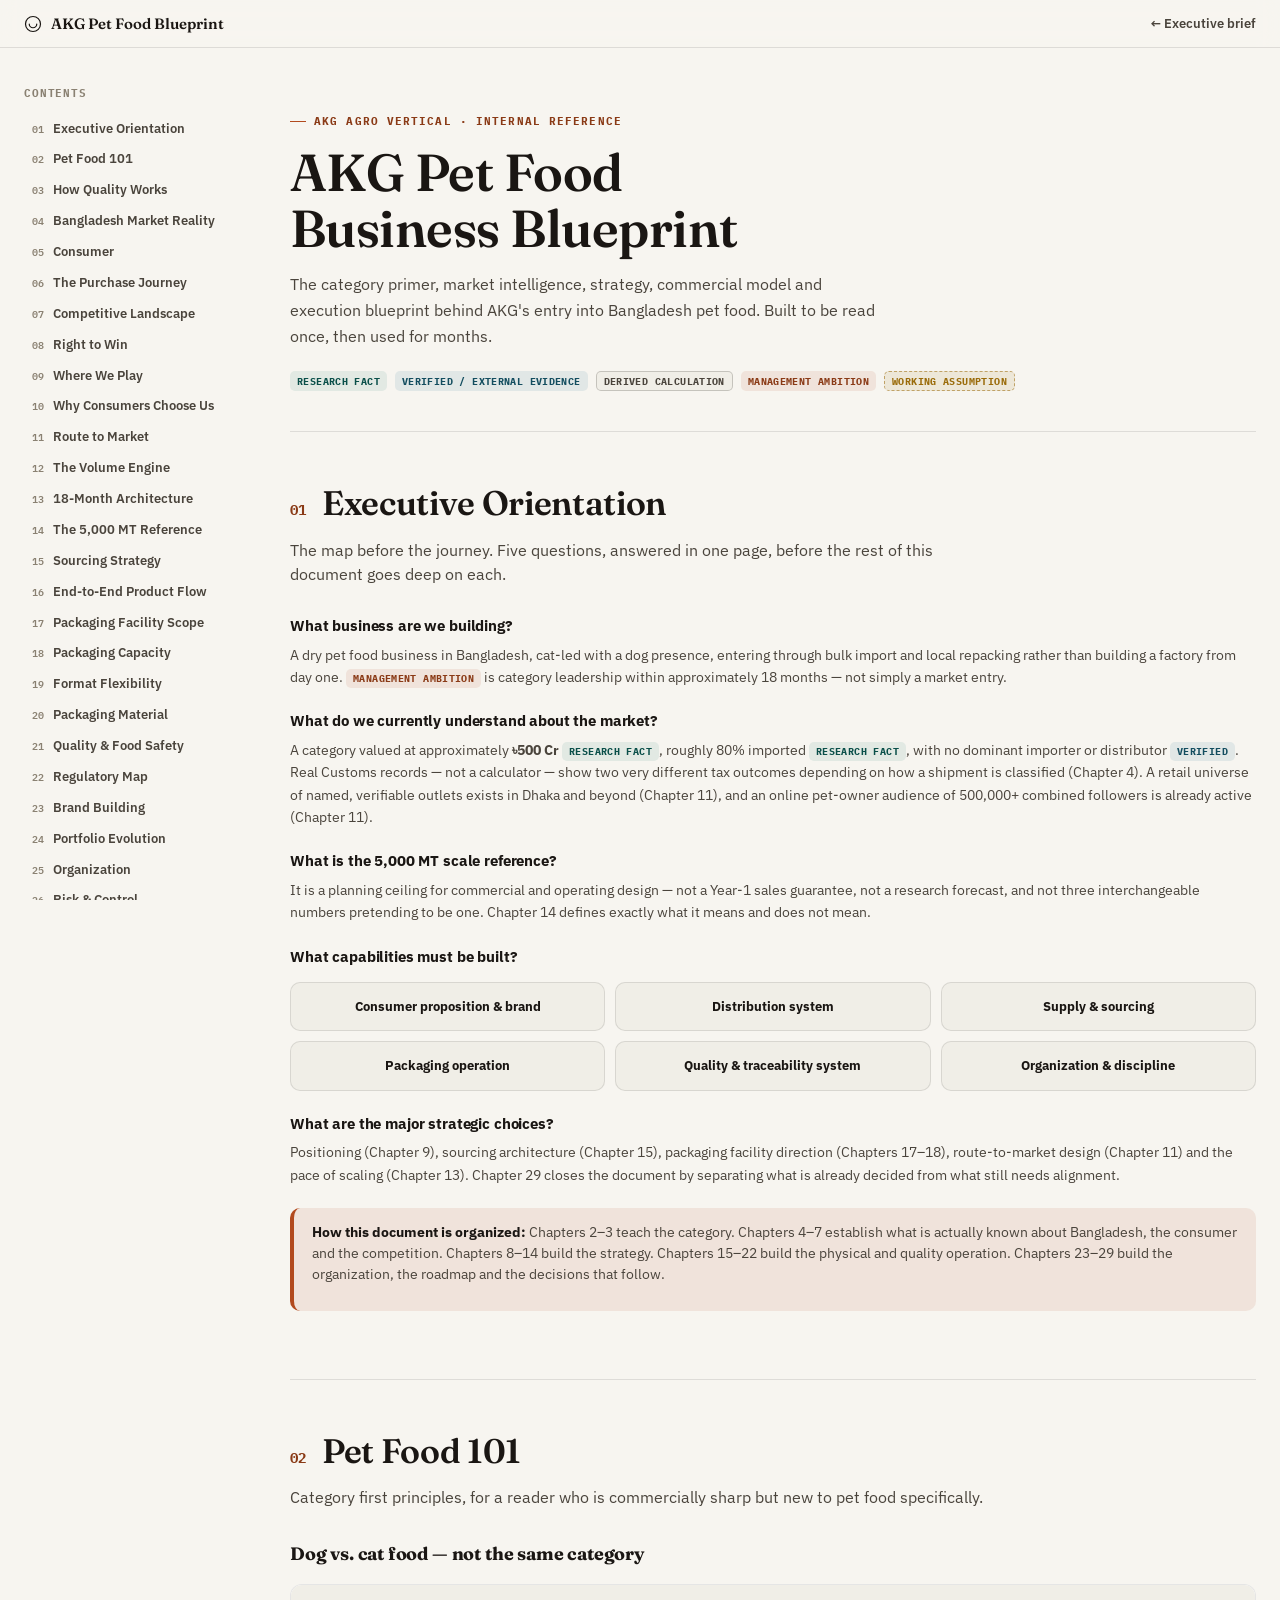
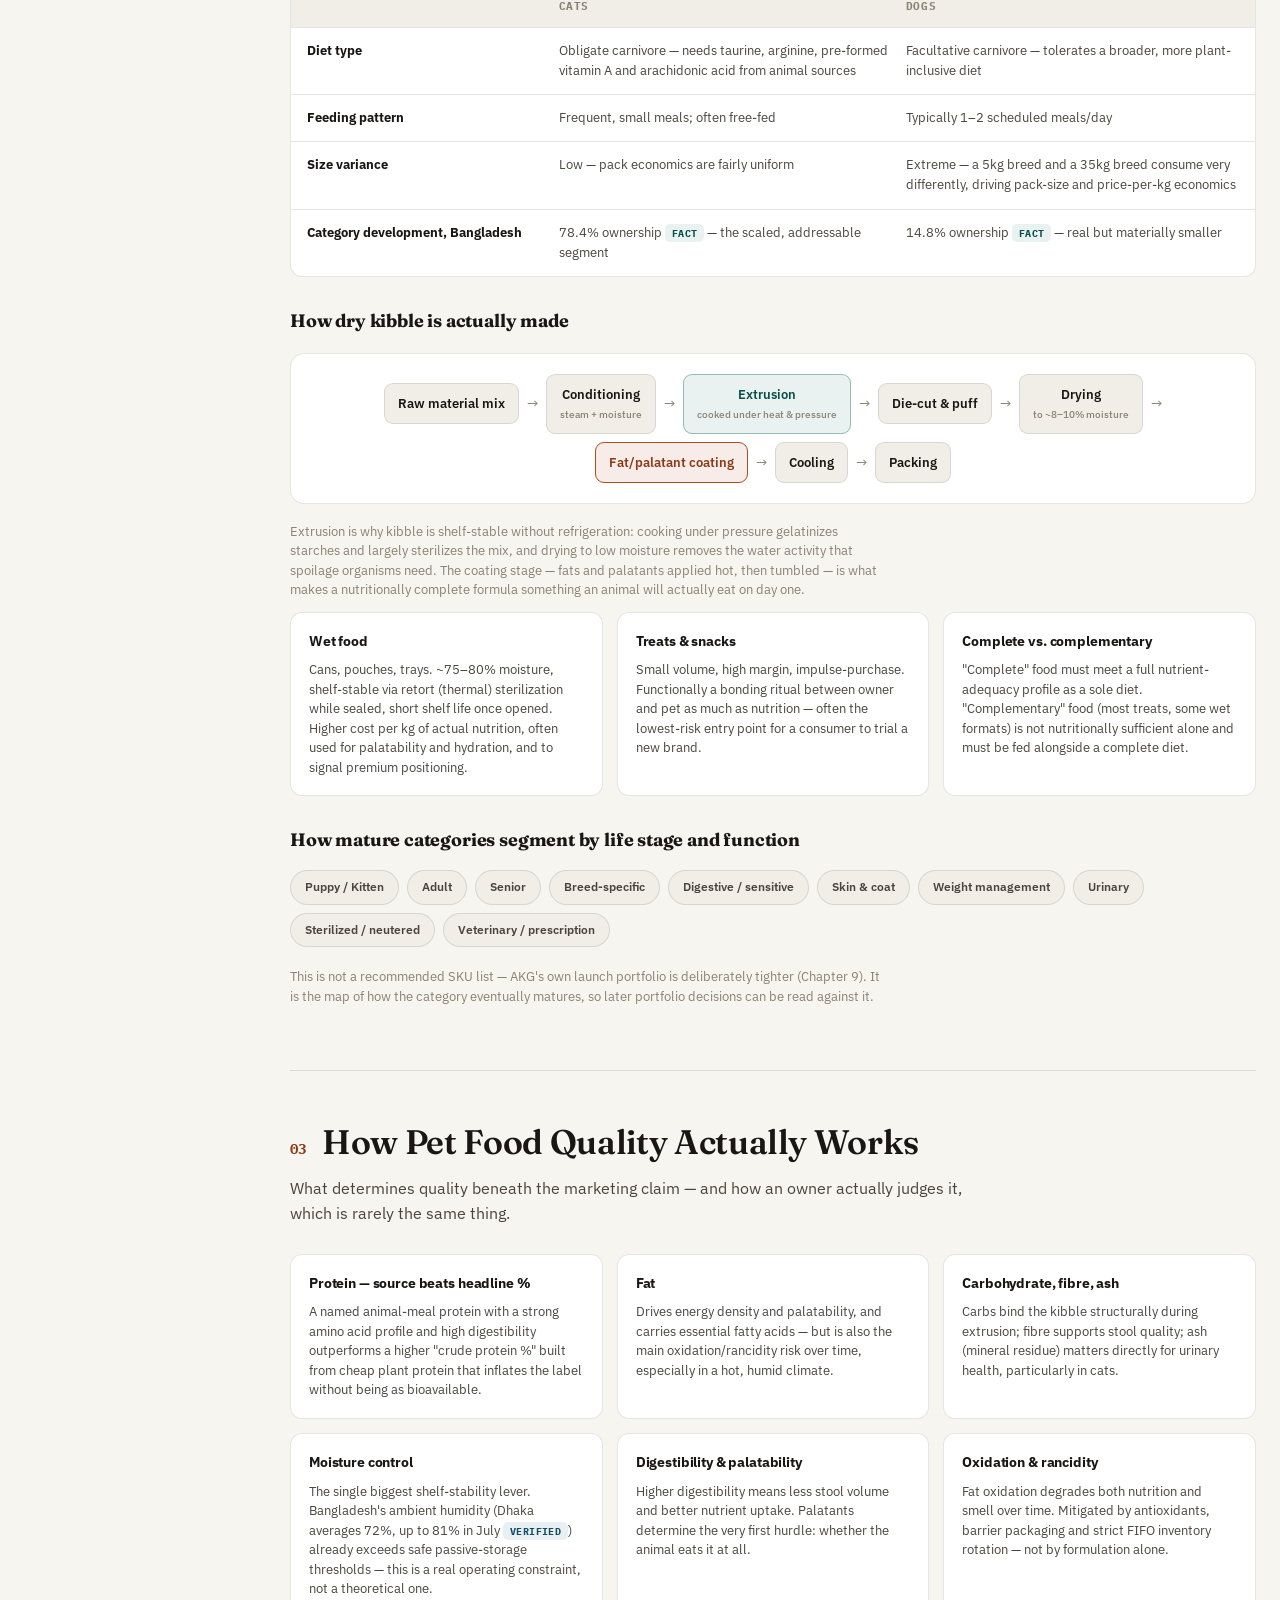
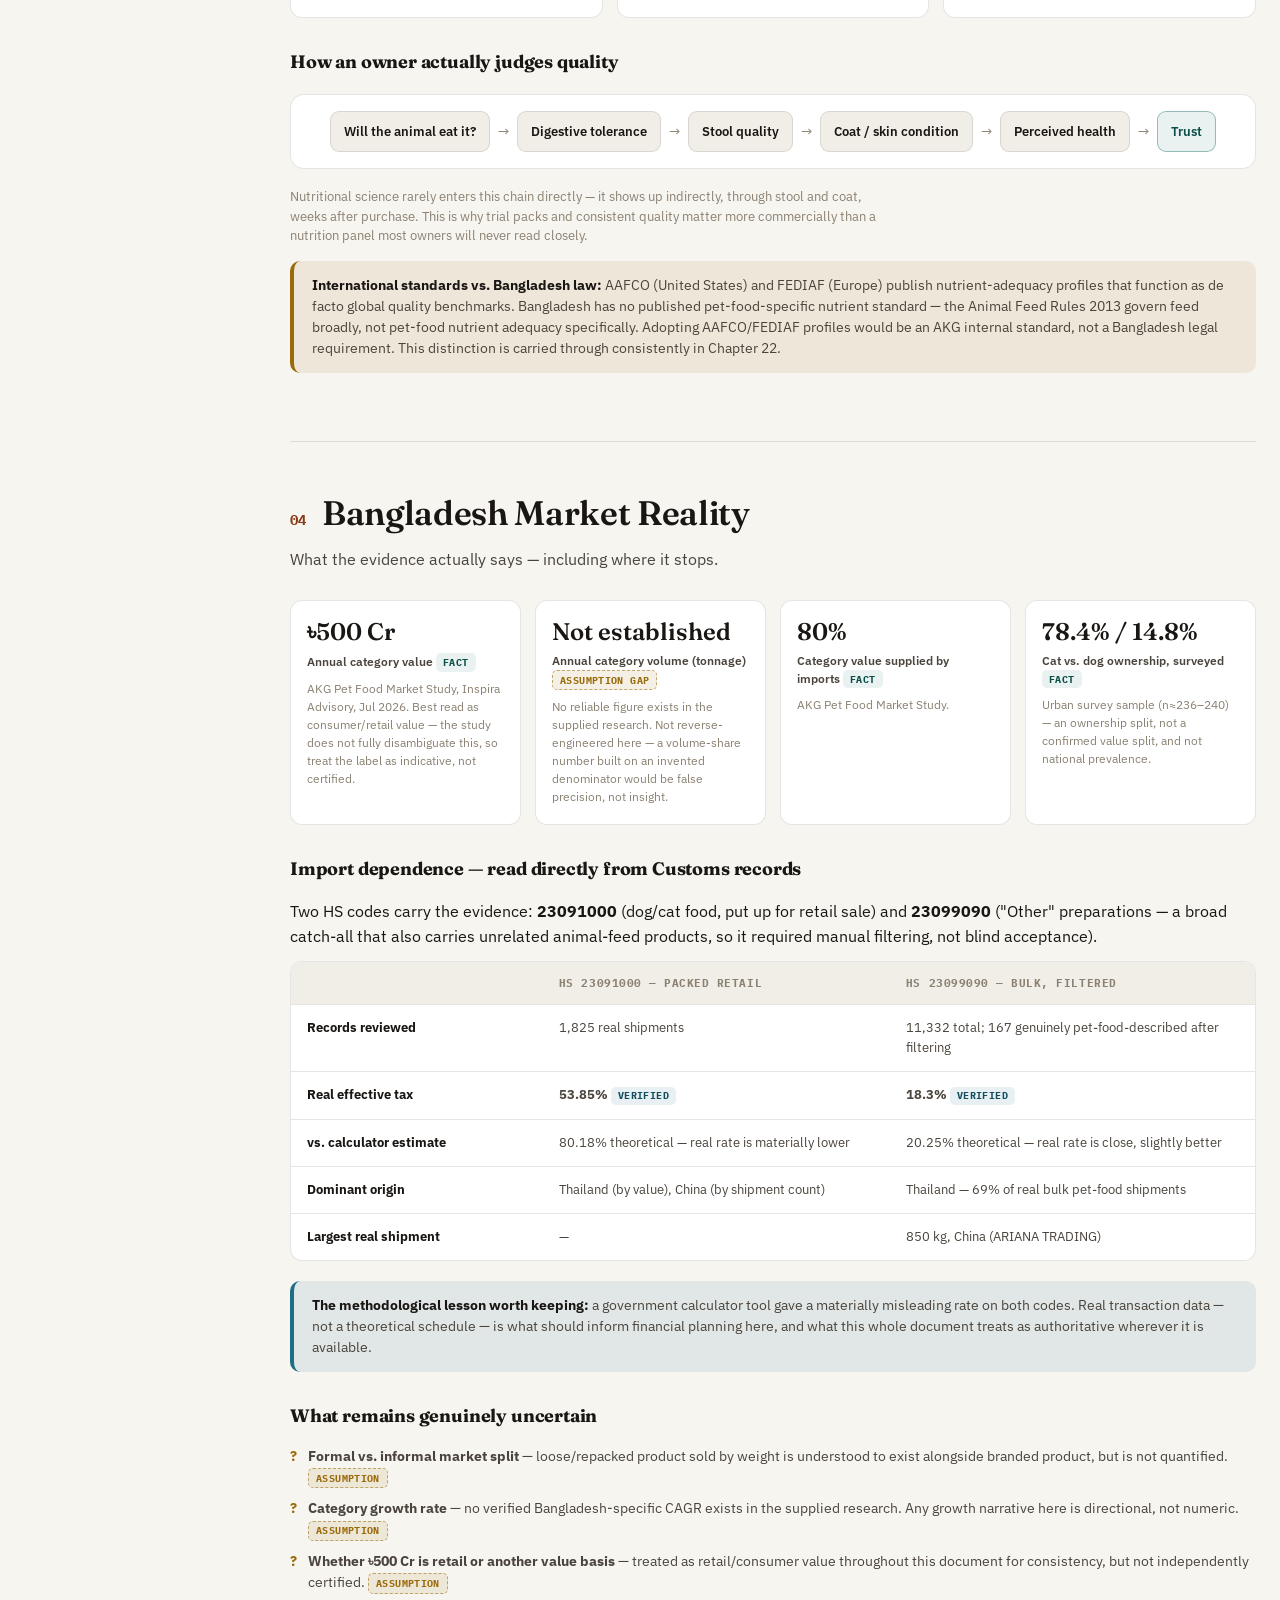
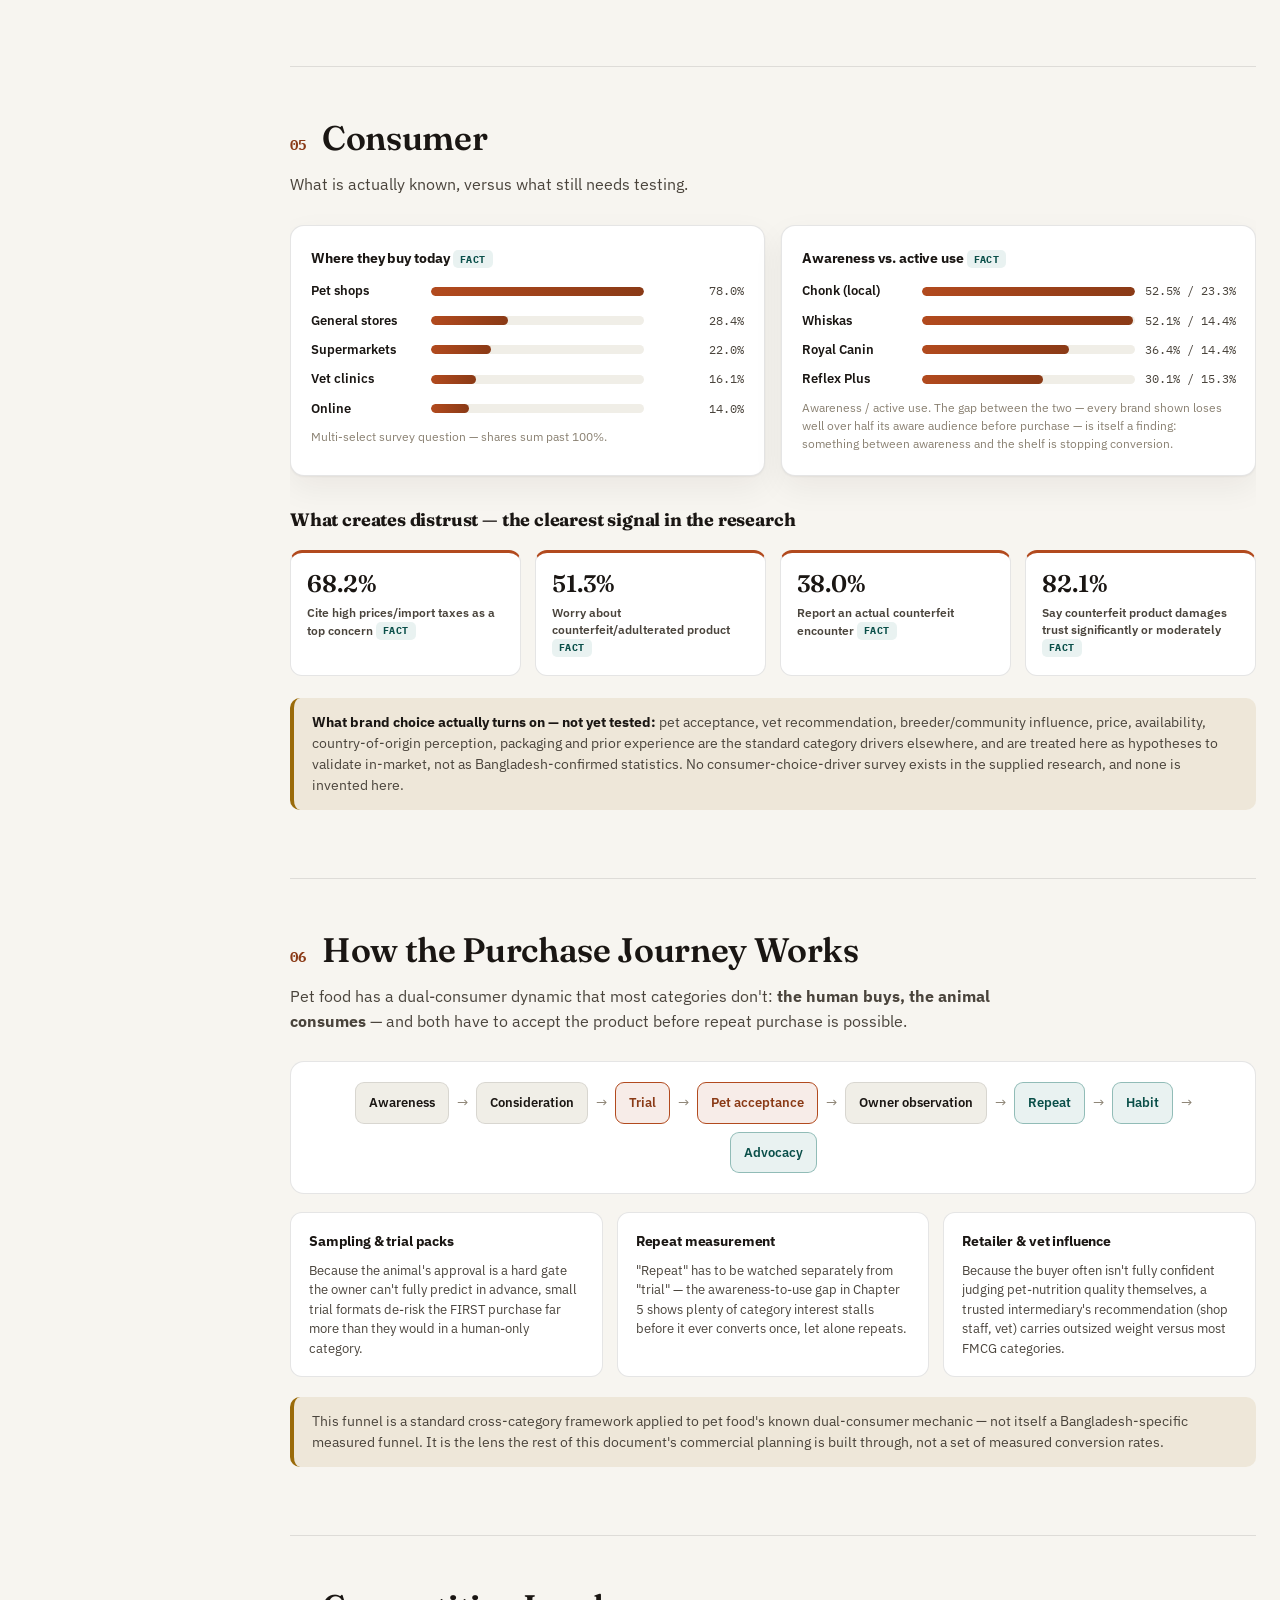
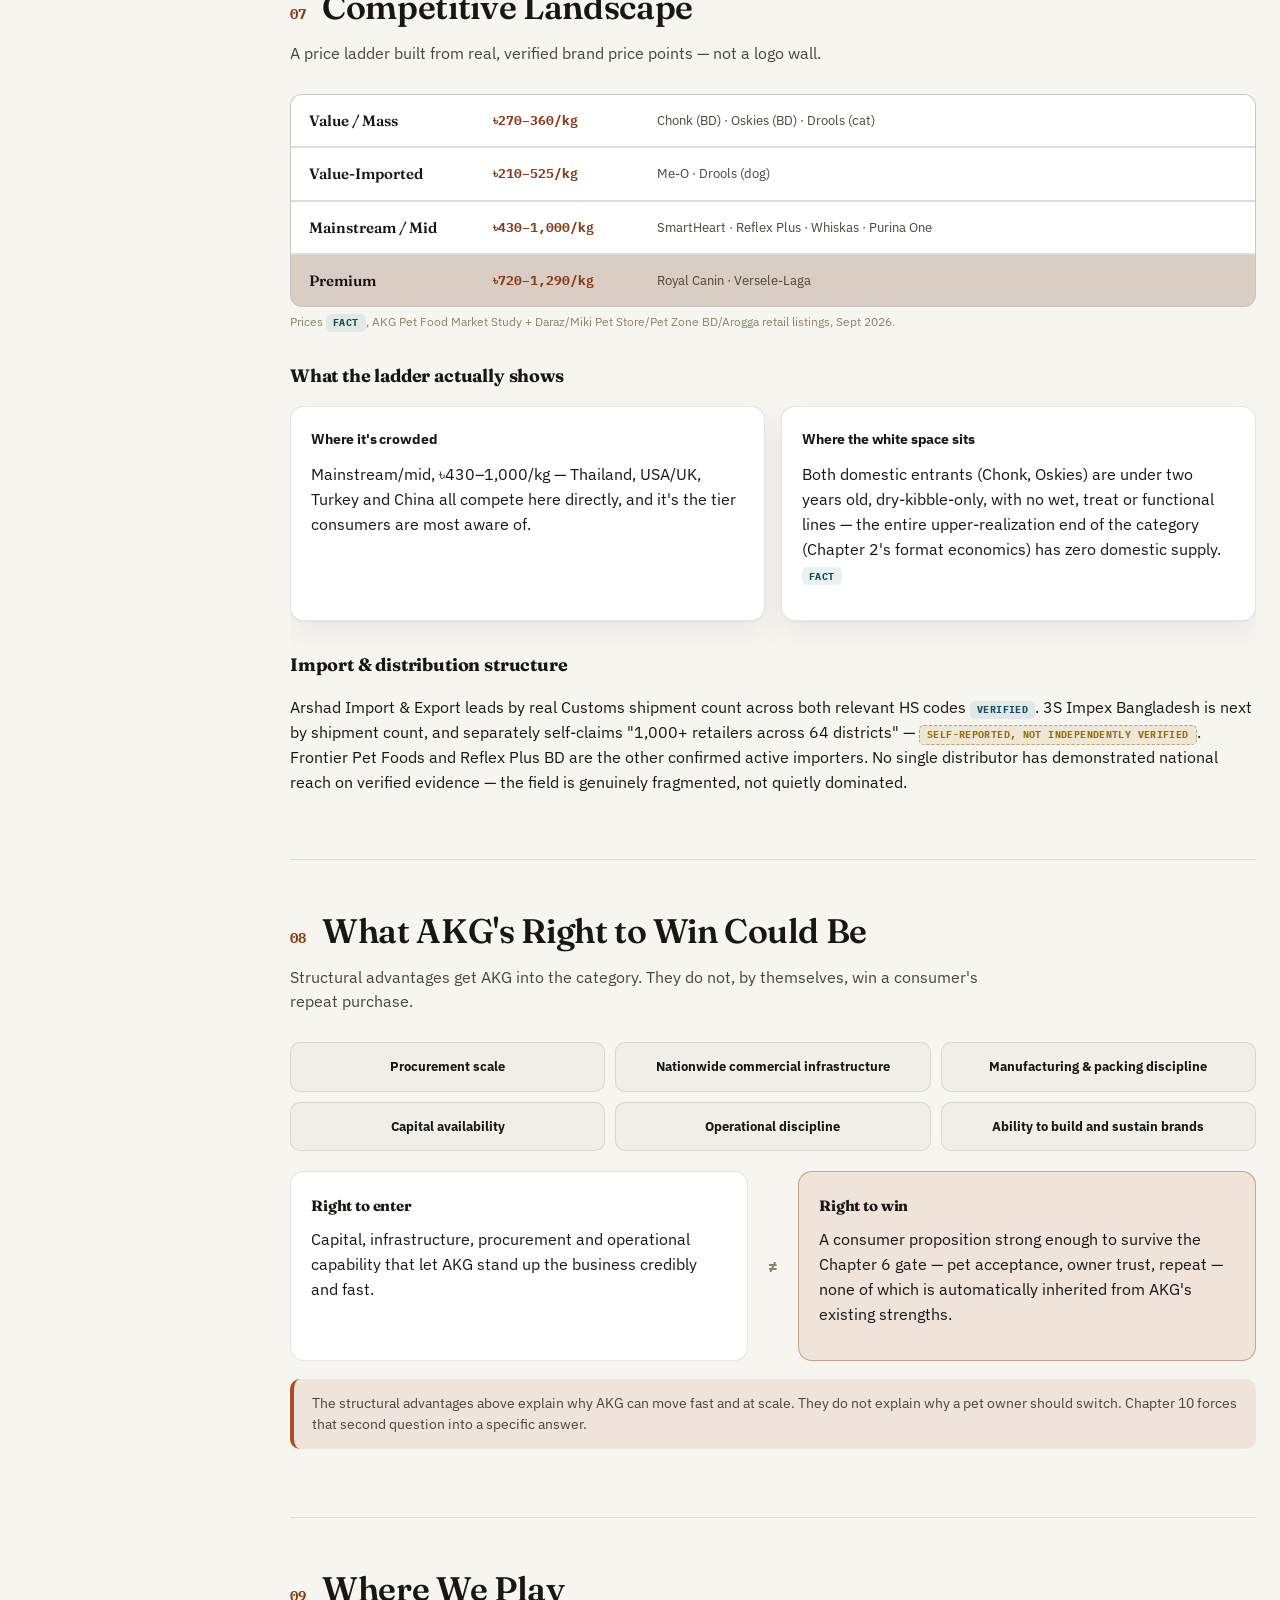
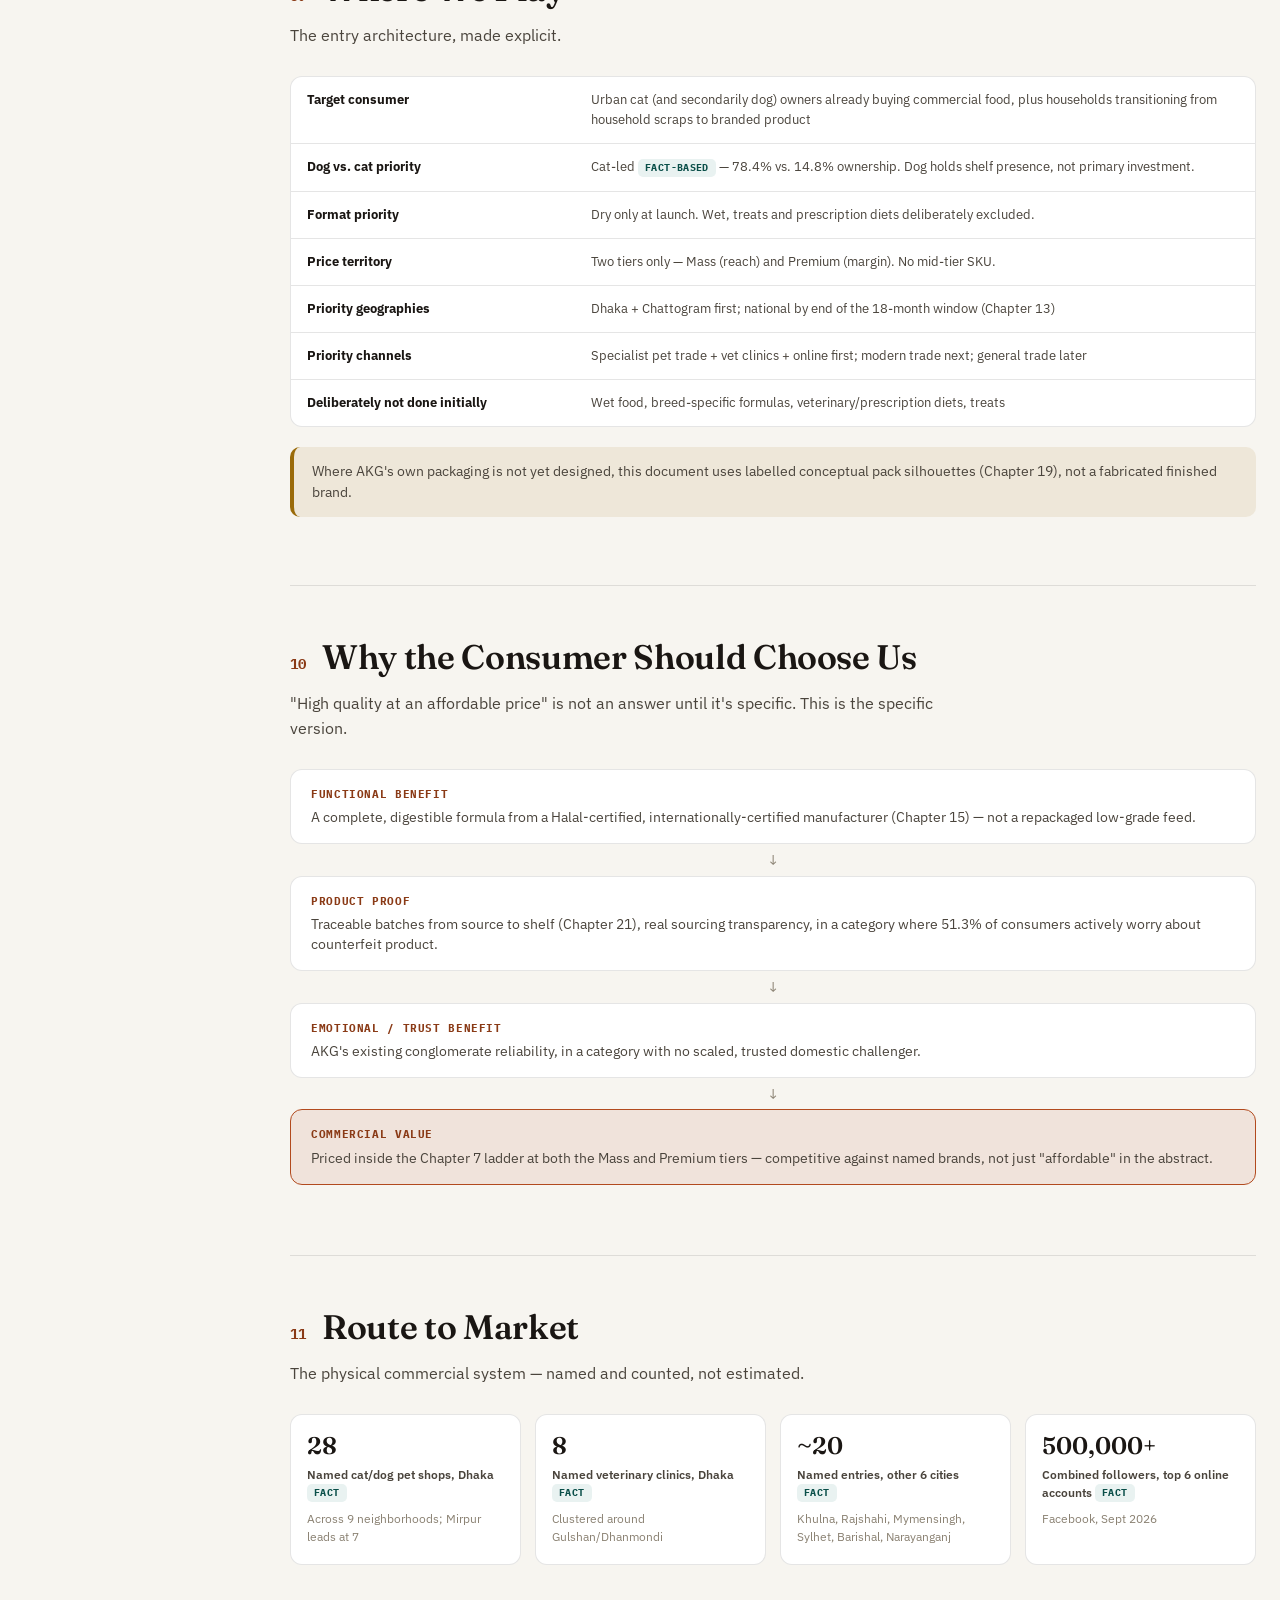
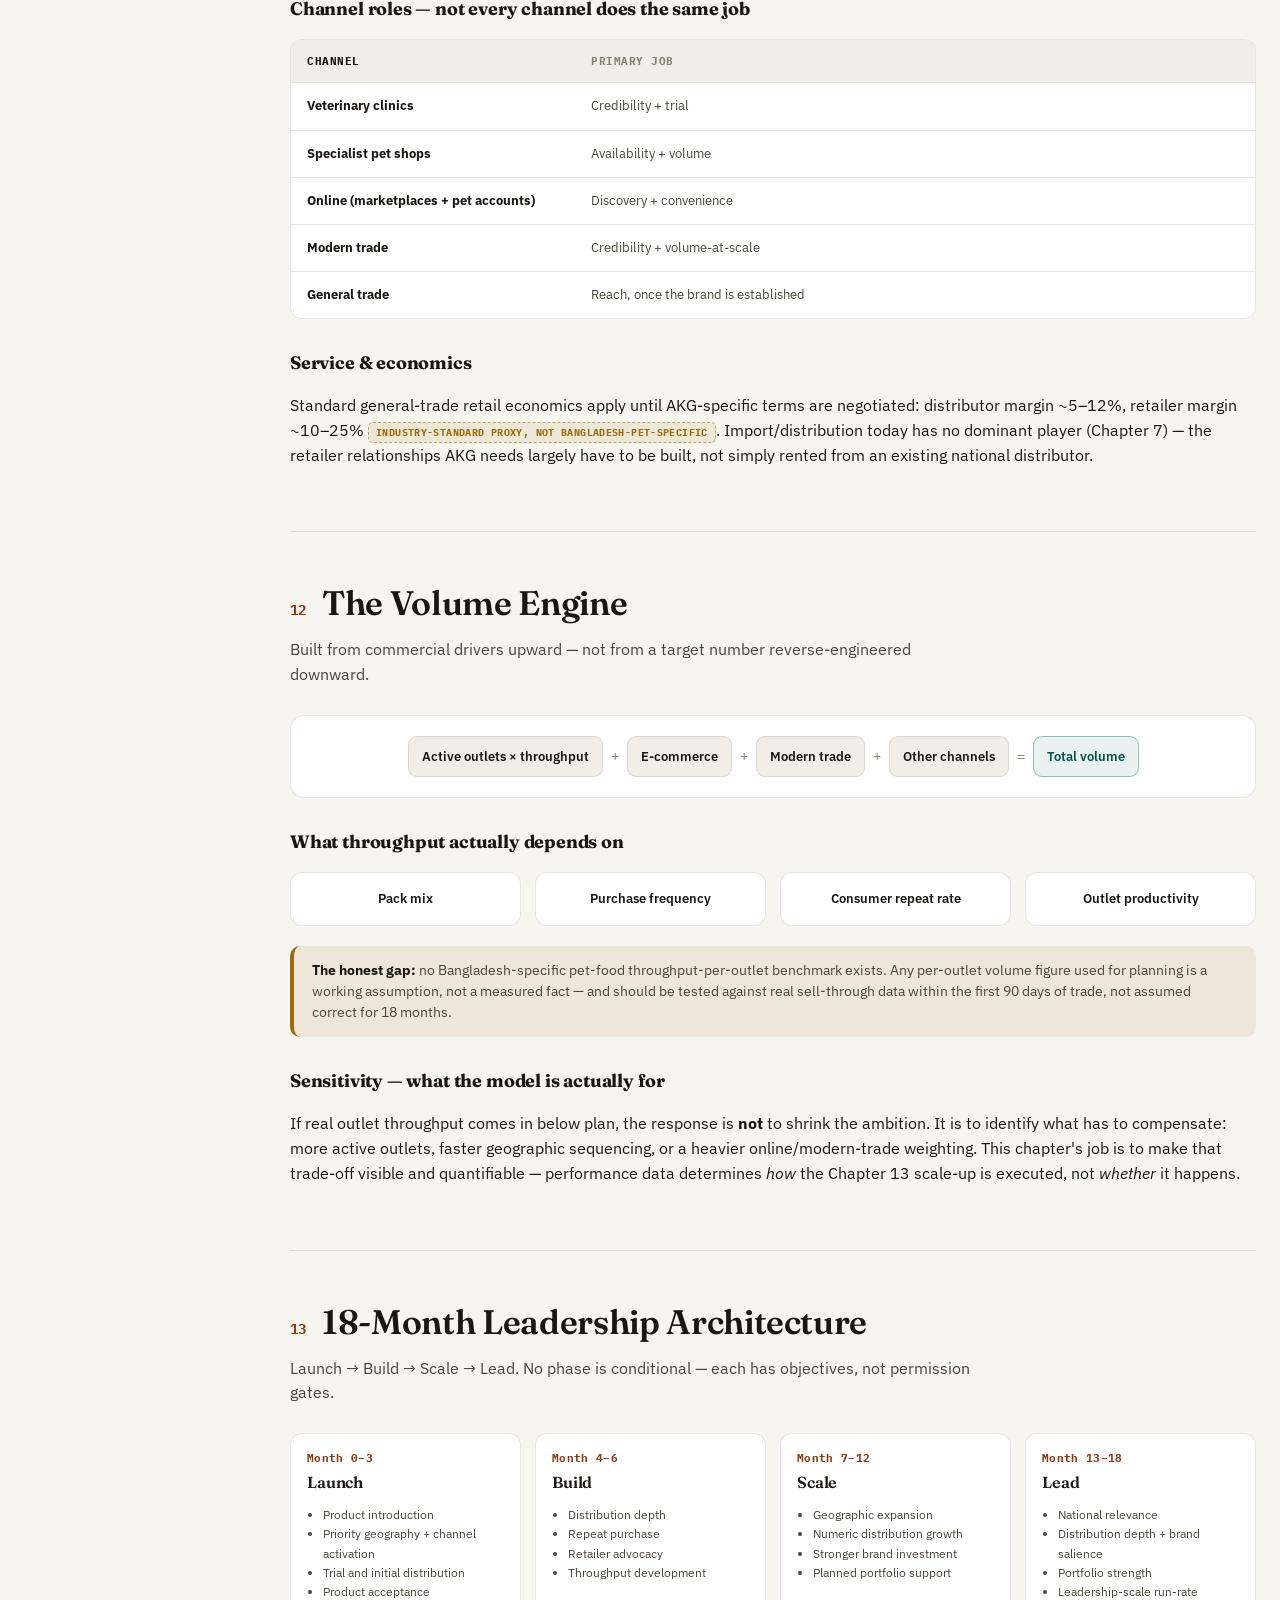
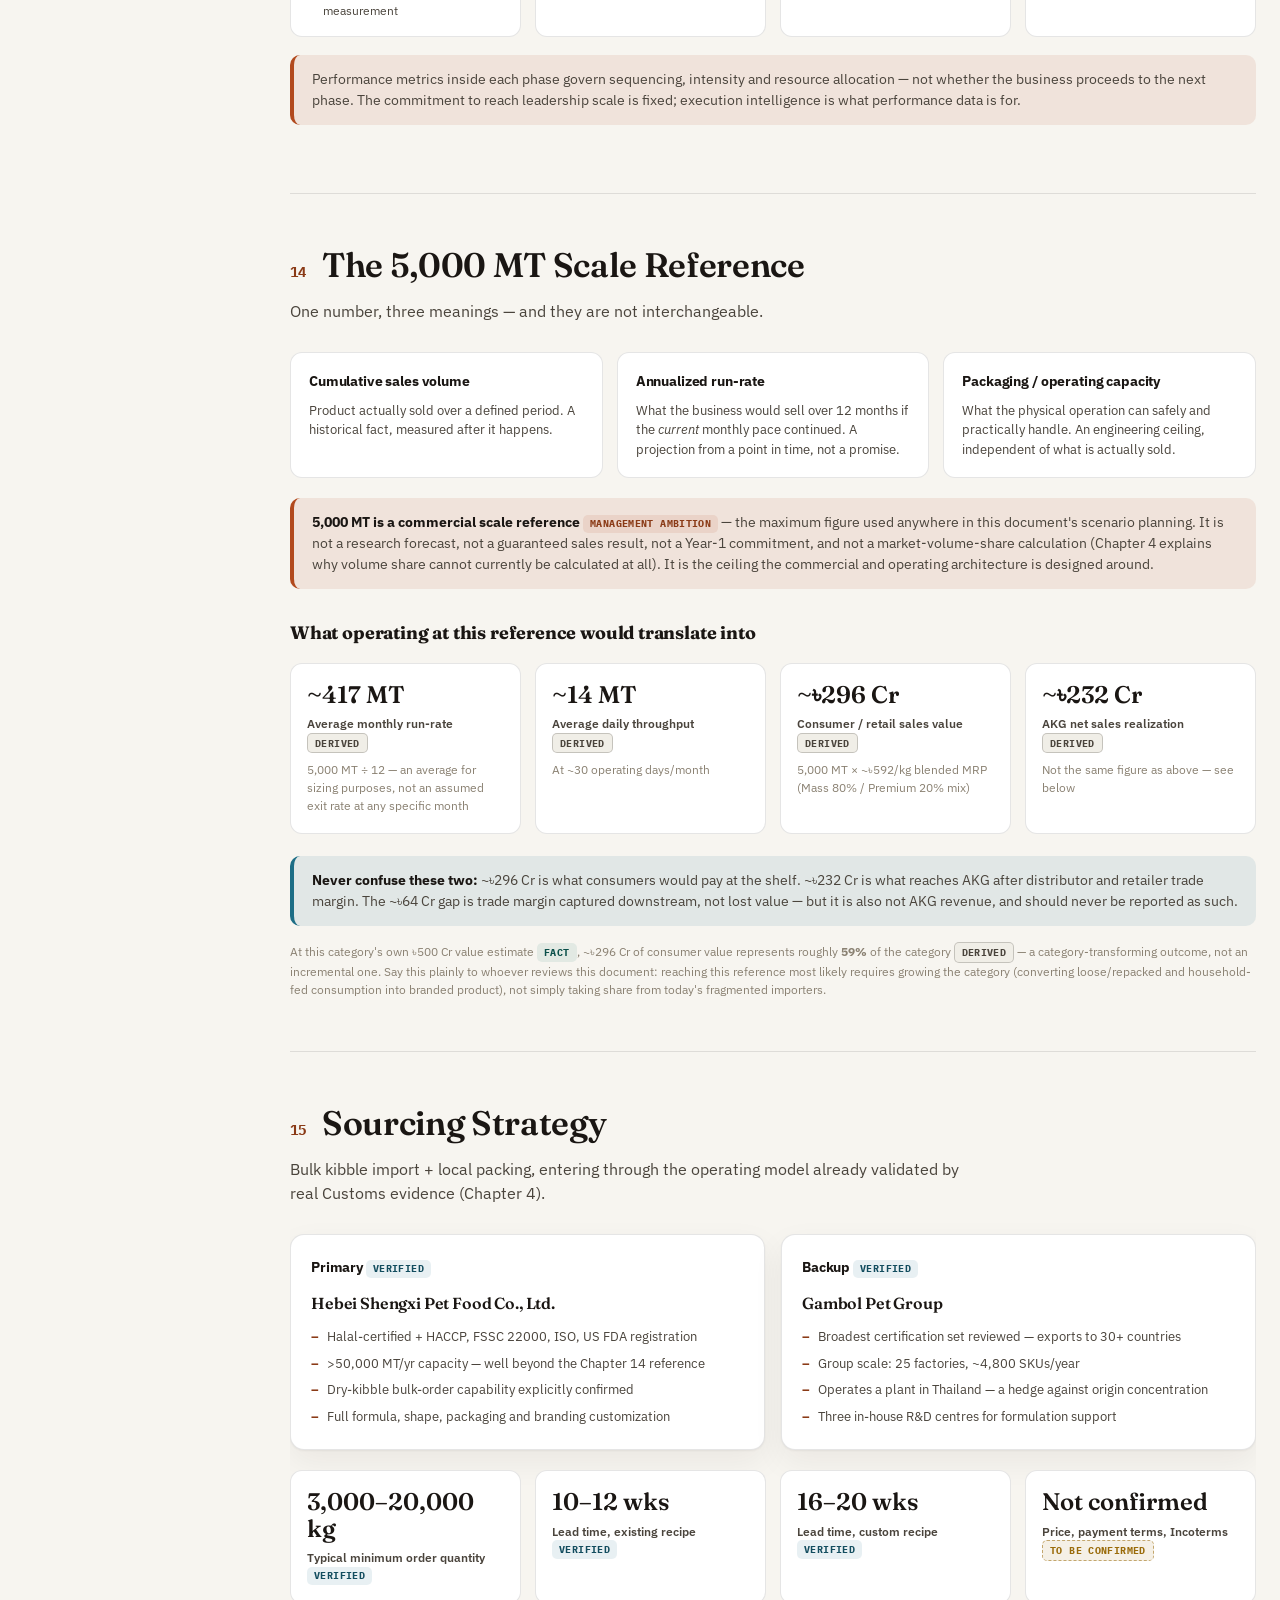
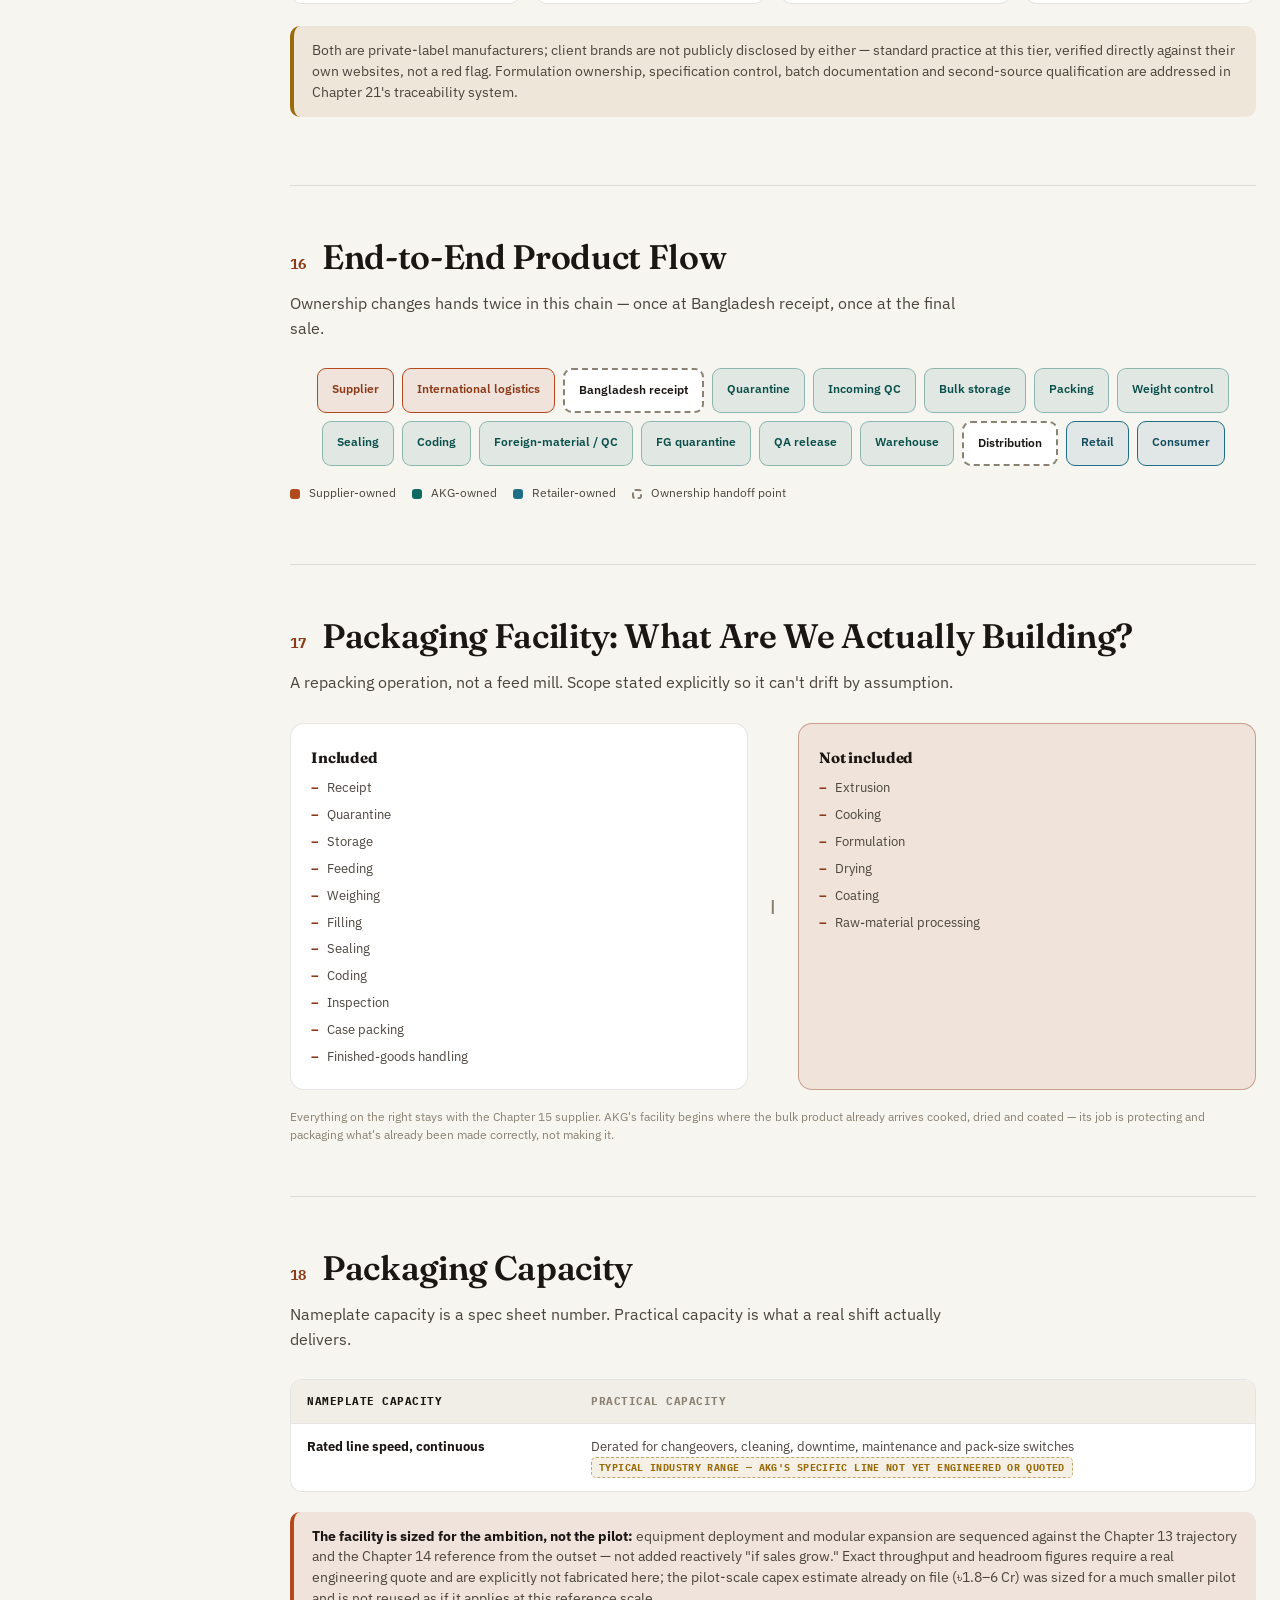
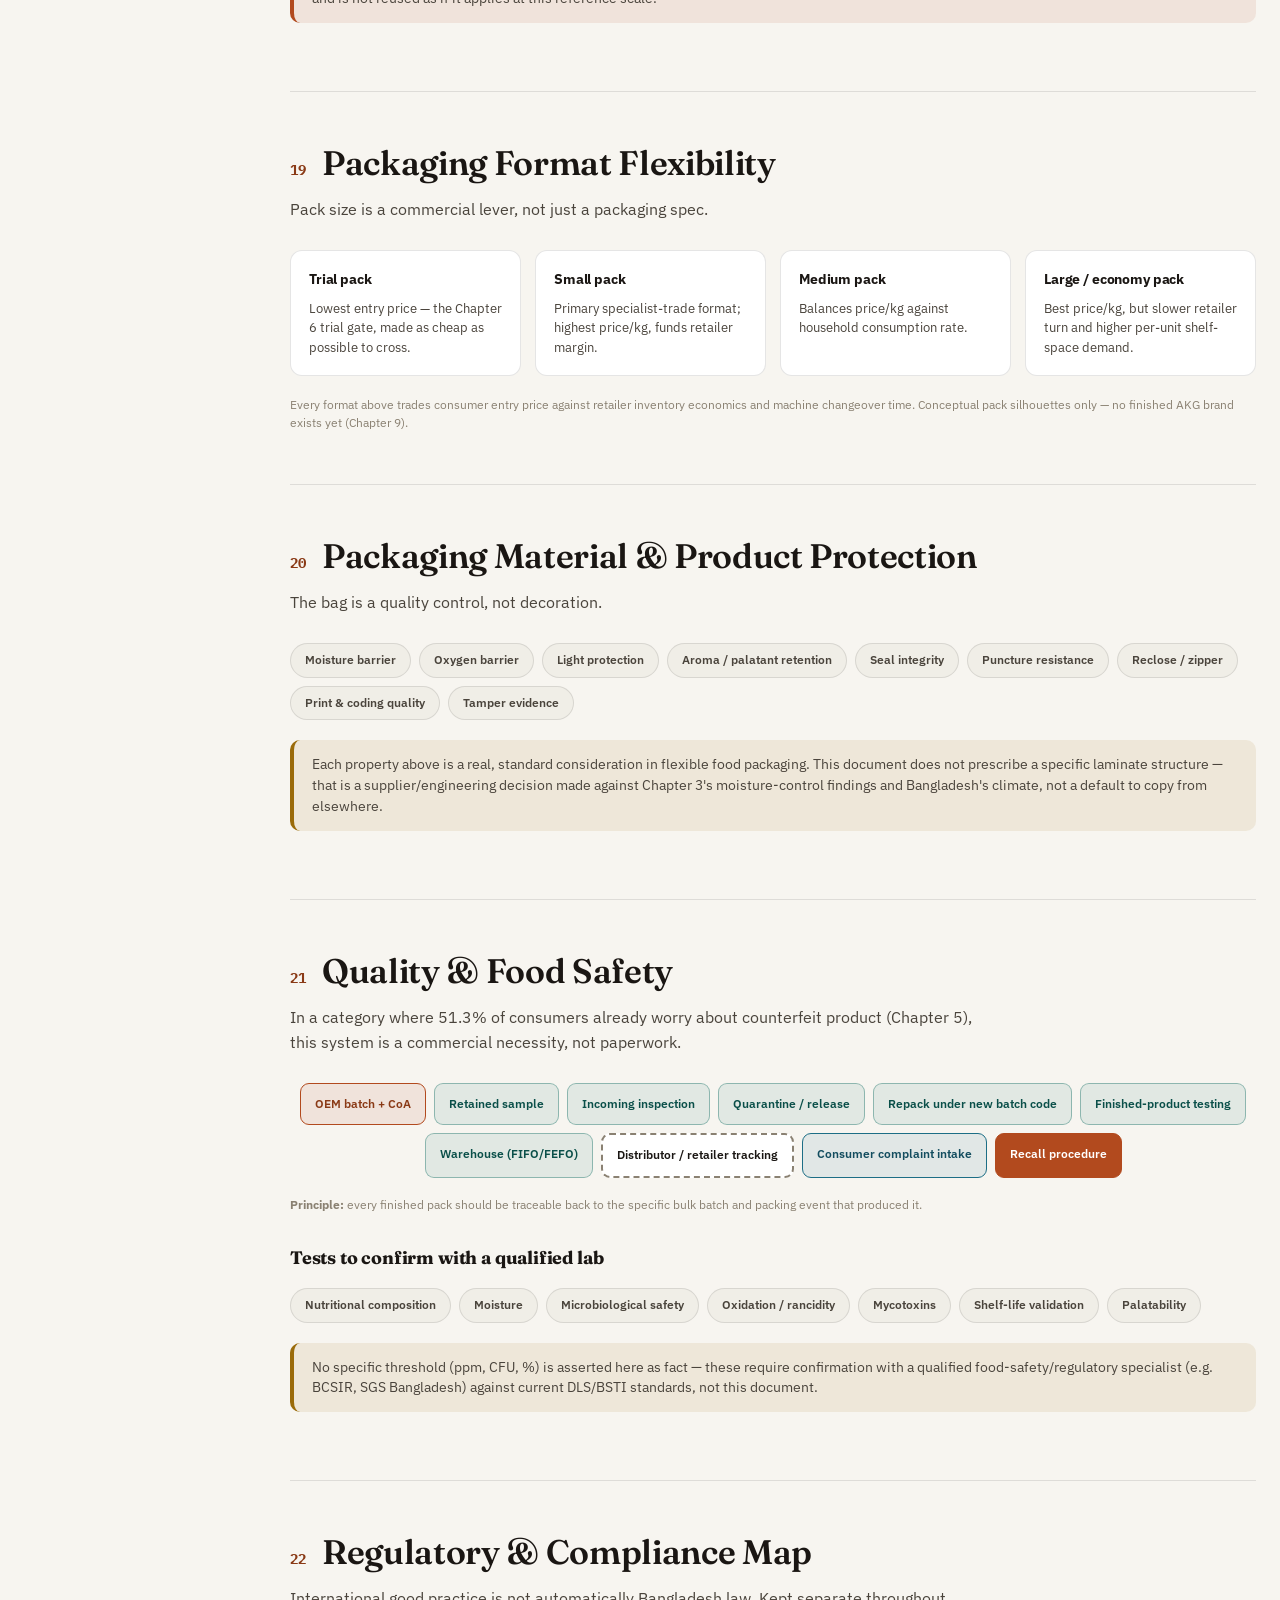
<file: blueprint.html>
<!DOCTYPE html>
<html lang="en">
<head>
<meta charset="UTF-8">
<meta name="viewport" content="width=device-width, initial-scale=1, viewport-fit=cover">
<title>AKG Pet Food Business Blueprint</title>
<meta name="description" content="The canonical strategic and educational repository for AKG's Bangladesh pet food business — category primer, market intelligence, strategy, commercial model, operating blueprint and execution roadmap.">
<link rel="icon" type="image/svg+xml" href="favicon.svg">
<link rel="preconnect" href="https://fonts.googleapis.com">
<link rel="preconnect" href="https://fonts.gstatic.com" crossorigin>
<link href="https://fonts.googleapis.com/css2?family=Fraunces:opsz,wght@9..144,400;9..144,500;9..144,600;9..144,700&family=IBM+Plex+Sans:wght@400;500;600;700&family=IBM+Plex+Mono:wght@400;500;600;700&display=swap" rel="stylesheet">
<link rel="stylesheet" href="blueprint.css">
</head>
<body>

<svg width="0" height="0" style="position:absolute;">
  <defs>
    <pattern id="kibbleTex2" width="70" height="70" patternUnits="userSpaceOnUse" patternTransform="rotate(12)">
      <circle cx="10" cy="12" r="5" fill="#E8B98F" opacity=".5"/>
      <circle cx="40" cy="30" r="6.5" fill="#E8B98F" opacity=".4"/>
      <circle cx="58" cy="8" r="4" fill="#3FB3A6" opacity=".3"/>
      <circle cx="22" cy="50" r="5.5" fill="#3FB3A6" opacity=".3"/>
      <circle cx="52" cy="58" r="4.5" fill="#E8B98F" opacity=".45"/>
    </pattern>
  </defs>
</svg>

<div class="topbar">
  <div class="topbar-inner">
    <a href="index.html" class="brand"><svg class="mark" viewBox="0 0 24 24" fill="none"><circle cx="12" cy="12" r="10" stroke="currentColor" stroke-width="1.6"/><path d="M7 12a5 5 0 0 0 10 0" stroke="currentColor" stroke-width="1.6" stroke-linecap="round"/></svg>AKG Pet Food Blueprint</a>
    <button class="navtoggle" id="navtoggle" aria-label="Toggle chapter list">Chapters</button>
    <a href="index.html" class="backlink">← Executive brief</a>
  </div>
</div>

<div class="shell">
  <nav class="toc" id="toc">
    <div class="toc-label">Contents</div>
    <a href="#ch1"><span class="tn">01</span>Executive Orientation</a>
    <a href="#ch2"><span class="tn">02</span>Pet Food 101</a>
    <a href="#ch3"><span class="tn">03</span>How Quality Works</a>
    <a href="#ch4"><span class="tn">04</span>Bangladesh Market Reality</a>
    <a href="#ch5"><span class="tn">05</span>Consumer</a>
    <a href="#ch6"><span class="tn">06</span>The Purchase Journey</a>
    <a href="#ch7"><span class="tn">07</span>Competitive Landscape</a>
    <a href="#ch8"><span class="tn">08</span>Right to Win</a>
    <a href="#ch9"><span class="tn">09</span>Where We Play</a>
    <a href="#ch10"><span class="tn">10</span>Why Consumers Choose Us</a>
    <a href="#ch11"><span class="tn">11</span>Route to Market</a>
    <a href="#ch12"><span class="tn">12</span>The Volume Engine</a>
    <a href="#ch13"><span class="tn">13</span>18-Month Architecture</a>
    <a href="#ch14"><span class="tn">14</span>The 5,000 MT Reference</a>
    <a href="#ch15"><span class="tn">15</span>Sourcing Strategy</a>
    <a href="#ch16"><span class="tn">16</span>End-to-End Product Flow</a>
    <a href="#ch17"><span class="tn">17</span>Packaging Facility Scope</a>
    <a href="#ch18"><span class="tn">18</span>Packaging Capacity</a>
    <a href="#ch19"><span class="tn">19</span>Format Flexibility</a>
    <a href="#ch20"><span class="tn">20</span>Packaging Material</a>
    <a href="#ch21"><span class="tn">21</span>Quality &amp; Food Safety</a>
    <a href="#ch22"><span class="tn">22</span>Regulatory Map</a>
    <a href="#ch23"><span class="tn">23</span>Brand Building</a>
    <a href="#ch24"><span class="tn">24</span>Portfolio Evolution</a>
    <a href="#ch25"><span class="tn">25</span>Organization</a>
    <a href="#ch26"><span class="tn">26</span>Risk &amp; Control</a>
    <a href="#ch27"><span class="tn">27</span>Management Cockpit</a>
    <a href="#ch28"><span class="tn">28</span>Master Roadmap</a>
    <a href="#ch29"><span class="tn">29</span>Decisions &amp; Actions</a>
    <a href="#sources"><span class="tn">—</span>Source Repository</a>
  </nav>

  <main class="content">

  <div class="doc-hero">
    <div class="kicker">AKG Agro Vertical · Internal Reference</div>
    <h1>AKG Pet Food<br>Business Blueprint</h1>
    <p class="doc-sub">The category primer, market intelligence, strategy, commercial model and execution blueprint behind AKG's entry into Bangladesh pet food. Built to be read once, then used for months.</p>
    <div class="evidence-key">
      <span class="tag fact">Research fact</span>
      <span class="tag verified">Verified / external evidence</span>
      <span class="tag calc">Derived calculation</span>
      <span class="tag ambition">Management ambition</span>
      <span class="tag assumption">Working assumption</span>
    </div>
  </div>

  <!-- CH 1 -->
  <section class="chapter" id="ch1">
    <div class="ch-head"><span class="ch-num">01</span><h2>Executive Orientation</h2></div>
    <p class="ch-lede">The map before the journey. Five questions, answered in one page, before the rest of this document goes deep on each.</p>

    <div class="qa-block">
      <h4>What business are we building?</h4>
      <p>A dry pet food business in Bangladesh, cat-led with a dog presence, entering through bulk import and local repacking rather than building a factory from day one. <span class="tag ambition">Management ambition</span> is category leadership within approximately 18 months — not simply a market entry.</p>
    </div>
    <div class="qa-block">
      <h4>What do we currently understand about the market?</h4>
      <p>A category valued at approximately <b>৳500 Cr</b> <span class="tag fact">Research fact</span>, roughly 80% imported <span class="tag fact">Research fact</span>, with no dominant importer or distributor <span class="tag verified">Verified</span>. Real Customs records — not a calculator — show two very different tax outcomes depending on how a shipment is classified (Chapter 4). A retail universe of named, verifiable outlets exists in Dhaka and beyond (Chapter 11), and an online pet-owner audience of 500,000+ combined followers is already active (Chapter 11).</p>
    </div>
    <div class="qa-block">
      <h4>What is the 5,000 MT scale reference?</h4>
      <p>It is a planning ceiling for commercial and operating design — not a Year-1 sales guarantee, not a research forecast, and not three interchangeable numbers pretending to be one. Chapter 14 defines exactly what it means and does not mean.</p>
    </div>
    <div class="qa-block">
      <h4>What capabilities must be built?</h4>
      <div class="pillar-grid">
        <div class="pillar">Consumer proposition &amp; brand</div>
        <div class="pillar">Distribution system</div>
        <div class="pillar">Supply &amp; sourcing</div>
        <div class="pillar">Packaging operation</div>
        <div class="pillar">Quality &amp; traceability system</div>
        <div class="pillar">Organization &amp; discipline</div>
      </div>
    </div>
    <div class="qa-block">
      <h4>What are the major strategic choices?</h4>
      <p>Positioning (Chapter 9), sourcing architecture (Chapter 15), packaging facility direction (Chapters 17–18), route-to-market design (Chapter 11) and the pace of scaling (Chapter 13). Chapter 29 closes the document by separating what is already decided from what still needs alignment.</p>
    </div>

    <div class="callout ambition"><b>How this document is organized:</b> Chapters 2–3 teach the category. Chapters 4–7 establish what is actually known about Bangladesh, the consumer and the competition. Chapters 8–14 build the strategy. Chapters 15–22 build the physical and quality operation. Chapters 23–29 build the organization, the roadmap and the decisions that follow.</p></div>
  </section>

  <!-- CH 2 -->
  <section class="chapter" id="ch2">
    <div class="ch-head"><span class="ch-num">02</span><h2>Pet Food 101</h2></div>
    <p class="ch-lede">Category first principles, for a reader who is commercially sharp but new to pet food specifically.</p>

    <h3 class="subhead2">Dog vs. cat food — not the same category</h3>
    <div class="compare-table">
      <div class="ct-row ct-header"><span></span><span>Cats</span><span>Dogs</span></div>
      <div class="ct-row"><span>Diet type</span><span>Obligate carnivore — needs taurine, arginine, pre-formed vitamin A and arachidonic acid from animal sources</span><span>Facultative carnivore — tolerates a broader, more plant-inclusive diet</span></div>
      <div class="ct-row"><span>Feeding pattern</span><span>Frequent, small meals; often free-fed</span><span>Typically 1–2 scheduled meals/day</span></div>
      <div class="ct-row"><span>Size variance</span><span>Low — pack economics are fairly uniform</span><span>Extreme — a 5kg breed and a 35kg breed consume very differently, driving pack-size and price-per-kg economics</span></div>
      <div class="ct-row"><span>Category development, Bangladesh</span><span>78.4% ownership <span class="tag fact">Fact</span> — the scaled, addressable segment</span><span>14.8% ownership <span class="tag fact">Fact</span> — real but materially smaller</span></div>
    </div>

    <h3 class="subhead2">How dry kibble is actually made</h3>
    <div class="flow-strip">
      <div class="fnode">Raw material mix</div><div class="farrow">→</div>
      <div class="fnode">Conditioning<small>steam + moisture</small></div><div class="farrow">→</div>
      <div class="fnode accent">Extrusion<small>cooked under heat &amp; pressure</small></div><div class="farrow">→</div>
      <div class="fnode">Die-cut &amp; puff</div><div class="farrow">→</div>
      <div class="fnode">Drying<small>to ~8–10% moisture</small></div><div class="farrow">→</div>
      <div class="fnode warm">Fat/palatant coating</div><div class="farrow">→</div>
      <div class="fnode">Cooling</div><div class="farrow">→</div>
      <div class="fnode">Packing</div>
    </div>
    <p class="fig-note">Extrusion is why kibble is shelf-stable without refrigeration: cooking under pressure gelatinizes starches and largely sterilizes the mix, and drying to low moisture removes the water activity that spoilage organisms need. The coating stage — fats and palatants applied hot, then tumbled — is what makes a nutritionally complete formula something an animal will actually eat on day one.</p>

    <div class="grid-3-info">
      <div class="info-card"><h4>Wet food</h4><p>Cans, pouches, trays. ~75–80% moisture, shelf-stable via retort (thermal) sterilization while sealed, short shelf life once opened. Higher cost per kg of actual nutrition, often used for palatability and hydration, and to signal premium positioning.</p></div>
      <div class="info-card"><h4>Treats &amp; snacks</h4><p>Small volume, high margin, impulse-purchase. Functionally a bonding ritual between owner and pet as much as nutrition — often the lowest-risk entry point for a consumer to trial a new brand.</p></div>
      <div class="info-card"><h4>Complete vs. complementary</h4><p>"Complete" food must meet a full nutrient-adequacy profile as a sole diet. "Complementary" food (most treats, some wet formats) is not nutritionally sufficient alone and must be fed alongside a complete diet.</p></div>
    </div>

    <h3 class="subhead2">How mature categories segment by life stage and function</h3>
    <div class="chip-row">
      <span class="segchip">Puppy / Kitten</span><span class="segchip">Adult</span><span class="segchip">Senior</span><span class="segchip">Breed-specific</span><span class="segchip">Digestive / sensitive</span><span class="segchip">Skin &amp; coat</span><span class="segchip">Weight management</span><span class="segchip">Urinary</span><span class="segchip">Sterilized / neutered</span><span class="segchip">Veterinary / prescription</span>
    </div>
    <p class="fig-note">This is not a recommended SKU list — AKG's own launch portfolio is deliberately tighter (Chapter 9). It is the map of how the category eventually matures, so later portfolio decisions can be read against it.</p>
  </section>

  <!-- CH 3 -->
  <section class="chapter" id="ch3">
    <div class="ch-head"><span class="ch-num">03</span><h2>How Pet Food Quality Actually Works</h2></div>
    <p class="ch-lede">What determines quality beneath the marketing claim — and how an owner actually judges it, which is rarely the same thing.</p>

    <div class="grid-3-info">
      <div class="info-card"><h4>Protein — source beats headline %</h4><p>A named animal-meal protein with a strong amino acid profile and high digestibility outperforms a higher "crude protein %" built from cheap plant protein that inflates the label without being as bioavailable.</p></div>
      <div class="info-card"><h4>Fat</h4><p>Drives energy density and palatability, and carries essential fatty acids — but is also the main oxidation/rancidity risk over time, especially in a hot, humid climate.</p></div>
      <div class="info-card"><h4>Carbohydrate, fibre, ash</h4><p>Carbs bind the kibble structurally during extrusion; fibre supports stool quality; ash (mineral residue) matters directly for urinary health, particularly in cats.</p></div>
      <div class="info-card"><h4>Moisture control</h4><p>The single biggest shelf-stability lever. Bangladesh's ambient humidity (Dhaka averages 72%, up to 81% in July <span class="tag verified">Verified</span>) already exceeds safe passive-storage thresholds — this is a real operating constraint, not a theoretical one.</p></div>
      <div class="info-card"><h4>Digestibility &amp; palatability</h4><p>Higher digestibility means less stool volume and better nutrient uptake. Palatants determine the very first hurdle: whether the animal eats it at all.</p></div>
      <div class="info-card"><h4>Oxidation &amp; rancidity</h4><p>Fat oxidation degrades both nutrition and smell over time. Mitigated by antioxidants, barrier packaging and strict FIFO inventory rotation — not by formulation alone.</p></div>
    </div>

    <h3 class="subhead2">How an owner actually judges quality</h3>
    <div class="flow-strip small">
      <div class="fnode">Will the animal eat it?</div><div class="farrow">→</div>
      <div class="fnode">Digestive tolerance</div><div class="farrow">→</div>
      <div class="fnode">Stool quality</div><div class="farrow">→</div>
      <div class="fnode">Coat / skin condition</div><div class="farrow">→</div>
      <div class="fnode">Perceived health</div><div class="farrow">→</div>
      <div class="fnode accent">Trust</div>
    </div>
    <p class="fig-note">Nutritional science rarely enters this chain directly — it shows up indirectly, through stool and coat, weeks after purchase. This is why trial packs and consistent quality matter more commercially than a nutrition panel most owners will never read closely.</p>

    <div class="callout assumption"><b>International standards vs. Bangladesh law:</b> AAFCO (United States) and FEDIAF (Europe) publish nutrient-adequacy profiles that function as de facto global quality benchmarks. Bangladesh has no published pet-food-specific nutrient standard — the Animal Feed Rules 2013 govern feed broadly, not pet-food nutrient adequacy specifically. Adopting AAFCO/FEDIAF profiles would be an AKG internal standard, not a Bangladesh legal requirement. This distinction is carried through consistently in Chapter 22.</div>
  </section>

  <!-- CH 4 -->
  <section class="chapter" id="ch4">
    <div class="ch-head"><span class="ch-num">04</span><h2>Bangladesh Market Reality</h2></div>
    <p class="ch-lede">What the evidence actually says — including where it stops.</p>

    <div class="fact-grid">
      <div class="fact-card"><div class="fv">৳500 Cr</div><div class="fd">Annual category value <span class="tag fact">Fact</span></div><div class="fs">AKG Pet Food Market Study, Inspira Advisory, Jul 2026. Best read as consumer/retail value — the study does not fully disambiguate this, so treat the label as indicative, not certified.</div></div>
      <div class="fact-card"><div class="fv">Not established</div><div class="fd">Annual category volume (tonnage) <span class="tag assumption">Assumption gap</span></div><div class="fs">No reliable figure exists in the supplied research. Not reverse-engineered here — a volume-share number built on an invented denominator would be false precision, not insight.</div></div>
      <div class="fact-card"><div class="fv">80%</div><div class="fd">Category value supplied by imports <span class="tag fact">Fact</span></div><div class="fs">AKG Pet Food Market Study.</div></div>
      <div class="fact-card"><div class="fv">78.4% / 14.8%</div><div class="fd">Cat vs. dog ownership, surveyed <span class="tag fact">Fact</span></div><div class="fs">Urban survey sample (n≈236–240) — an ownership split, not a confirmed value split, and not national prevalence.</div></div>
    </div>

    <h3 class="subhead2">Import dependence — read directly from Customs records</h3>
    <p>Two HS codes carry the evidence: <b>23091000</b> (dog/cat food, put up for retail sale) and <b>23099090</b> ("Other" preparations — a broad catch-all that also carries unrelated animal-feed products, so it required manual filtering, not blind acceptance).</p>
    <div class="compare-table">
      <div class="ct-row ct-header"><span></span><span>HS 23091000 — packed retail</span><span>HS 23099090 — bulk, filtered</span></div>
      <div class="ct-row"><span>Records reviewed</span><span>1,825 real shipments</span><span>11,332 total; 167 genuinely pet-food-described after filtering</span></div>
      <div class="ct-row"><span>Real effective tax</span><span><b>53.85%</b> <span class="tag verified">Verified</span></span><span><b>18.3%</b> <span class="tag verified">Verified</span></span></div>
      <div class="ct-row"><span>vs. calculator estimate</span><span>80.18% theoretical — real rate is materially lower</span><span>20.25% theoretical — real rate is close, slightly better</span></div>
      <div class="ct-row"><span>Dominant origin</span><span>Thailand (by value), China (by shipment count)</span><span>Thailand — 69% of real bulk pet-food shipments</span></div>
      <div class="ct-row"><span>Largest real shipment</span><span>—</span><span>850 kg, China (ARIANA TRADING)</span></div>
    </div>
    <div class="callout verified"><b>The methodological lesson worth keeping:</b> a government calculator tool gave a materially misleading rate on both codes. Real transaction data — not a theoretical schedule — is what should inform financial planning here, and what this whole document treats as authoritative wherever it is available.</div>

    <h3 class="subhead2">What remains genuinely uncertain</h3>
    <ul class="uncertainty-list">
      <li><b>Formal vs. informal market split</b> — loose/repacked product sold by weight is understood to exist alongside branded product, but is not quantified. <span class="tag assumption">Assumption</span></li>
      <li><b>Category growth rate</b> — no verified Bangladesh-specific CAGR exists in the supplied research. Any growth narrative here is directional, not numeric. <span class="tag assumption">Assumption</span></li>
      <li><b>Whether ৳500 Cr is retail or another value basis</b> — treated as retail/consumer value throughout this document for consistency, but not independently certified. <span class="tag assumption">Assumption</span></li>
    </ul>
  </section>

  <!-- CH 5 -->
  <section class="chapter" id="ch5">
    <div class="ch-head"><span class="ch-num">05</span><h2>Consumer</h2></div>
    <p class="ch-lede">What is actually known, versus what still needs testing.</p>

    <div class="grid-2-info">
      <div class="card">
        <h4>Where they buy today <span class="tag fact">Fact</span></h4>
        <div class="reach-list">
          <div class="reach-row"><span class="rk">Pet shops</span><div class="rbar"><div class="rfill" style="width:100%;"></div></div><span class="rv">78.0%</span></div>
          <div class="reach-row"><span class="rk">General stores</span><div class="rbar"><div class="rfill" style="width:36%;"></div></div><span class="rv">28.4%</span></div>
          <div class="reach-row"><span class="rk">Supermarkets</span><div class="rbar"><div class="rfill" style="width:28%;"></div></div><span class="rv">22.0%</span></div>
          <div class="reach-row"><span class="rk">Vet clinics</span><div class="rbar"><div class="rfill" style="width:21%;"></div></div><span class="rv">16.1%</span></div>
          <div class="reach-row"><span class="rk">Online</span><div class="rbar"><div class="rfill" style="width:18%;"></div></div><span class="rv">14.0%</span></div>
        </div>
        <div class="fs" style="margin-top:10px;">Multi-select survey question — shares sum past 100%.</div>
      </div>
      <div class="card">
        <h4>Awareness vs. active use <span class="tag fact">Fact</span></h4>
        <div class="reach-list">
          <div class="reach-row"><span class="rk">Chonk (local)</span><div class="rbar"><div class="rfill" style="width:100%;"></div></div><span class="rv">52.5% / 23.3%</span></div>
          <div class="reach-row"><span class="rk">Whiskas</span><div class="rbar"><div class="rfill" style="width:99%;"></div></div><span class="rv">52.1% / 14.4%</span></div>
          <div class="reach-row"><span class="rk">Royal Canin</span><div class="rbar"><div class="rfill" style="width:69%;"></div></div><span class="rv">36.4% / 14.4%</span></div>
          <div class="reach-row"><span class="rk">Reflex Plus</span><div class="rbar"><div class="rfill" style="width:57%;"></div></div><span class="rv">30.1% / 15.3%</span></div>
        </div>
        <div class="fs" style="margin-top:10px;">Awareness / active use. The gap between the two — every brand shown loses well over half its aware audience before purchase — is itself a finding: something between awareness and the shelf is stopping conversion.</div>
      </div>
    </div>

    <h3 class="subhead2">What creates distrust — the clearest signal in the research</h3>
    <div class="fact-grid">
      <div class="fact-card warm"><div class="fv">68.2%</div><div class="fd">Cite high prices/import taxes as a top concern <span class="tag fact">Fact</span></div></div>
      <div class="fact-card warm"><div class="fv">51.3%</div><div class="fd">Worry about counterfeit/adulterated product <span class="tag fact">Fact</span></div></div>
      <div class="fact-card warm"><div class="fv">38.0%</div><div class="fd">Report an actual counterfeit encounter <span class="tag fact">Fact</span></div></div>
      <div class="fact-card warm"><div class="fv">82.1%</div><div class="fd">Say counterfeit product damages trust significantly or moderately <span class="tag fact">Fact</span></div></div>
    </div>

    <div class="callout assumption"><b>What brand choice actually turns on — not yet tested:</b> pet acceptance, vet recommendation, breeder/community influence, price, availability, country-of-origin perception, packaging and prior experience are the standard category drivers elsewhere, and are treated here as hypotheses to validate in-market, not as Bangladesh-confirmed statistics. No consumer-choice-driver survey exists in the supplied research, and none is invented here.</div>
  </section>

  <!-- CH 6 -->
  <section class="chapter" id="ch6">
    <div class="ch-head"><span class="ch-num">06</span><h2>How the Purchase Journey Works</h2></div>
    <p class="ch-lede">Pet food has a dual-consumer dynamic that most categories don't: <b>the human buys, the animal consumes</b> — and both have to accept the product before repeat purchase is possible.</p>

    <div class="flow-strip">
      <div class="fnode">Awareness</div><div class="farrow">→</div>
      <div class="fnode">Consideration</div><div class="farrow">→</div>
      <div class="fnode warm">Trial</div><div class="farrow">→</div>
      <div class="fnode warm">Pet acceptance</div><div class="farrow">→</div>
      <div class="fnode">Owner observation</div><div class="farrow">→</div>
      <div class="fnode accent">Repeat</div><div class="farrow">→</div>
      <div class="fnode accent">Habit</div><div class="farrow">→</div>
      <div class="fnode accent">Advocacy</div>
    </div>

    <div class="grid-3-info">
      <div class="info-card"><h4>Sampling &amp; trial packs</h4><p>Because the animal's approval is a hard gate the owner can't fully predict in advance, small trial formats de-risk the FIRST purchase far more than they would in a human-only category.</p></div>
      <div class="info-card"><h4>Repeat measurement</h4><p>"Repeat" has to be watched separately from "trial" — the awareness-to-use gap in Chapter 5 shows plenty of category interest stalls before it ever converts once, let alone repeats.</p></div>
      <div class="info-card"><h4>Retailer &amp; vet influence</h4><p>Because the buyer often isn't fully confident judging pet-nutrition quality themselves, a trusted intermediary's recommendation (shop staff, vet) carries outsized weight versus most FMCG categories.</p></div>
    </div>
    <div class="callout assumption">This funnel is a standard cross-category framework applied to pet food's known dual-consumer mechanic — not itself a Bangladesh-specific measured funnel. It is the lens the rest of this document's commercial planning is built through, not a set of measured conversion rates.</div>
  </section>

  <!-- CH 7 -->
  <section class="chapter" id="ch7">
    <div class="ch-head"><span class="ch-num">07</span><h2>Competitive Landscape</h2></div>
    <p class="ch-lede">A price ladder built from real, verified brand price points — not a logo wall.</p>

    <div class="ladder">
      <div class="ladder-tier"><div class="lt-name">Value / Mass</div><div class="lt-range">৳270–360/kg</div><div class="lt-brands">Chonk (BD) · Oskies (BD) · Drools (cat)</div></div>
      <div class="ladder-tier"><div class="lt-name">Value-Imported</div><div class="lt-range">৳210–525/kg</div><div class="lt-brands">Me-O · Drools (dog)</div></div>
      <div class="ladder-tier"><div class="lt-name">Mainstream / Mid</div><div class="lt-range">৳430–1,000/kg</div><div class="lt-brands">SmartHeart · Reflex Plus · Whiskas · Purina One</div></div>
      <div class="ladder-tier warm"><div class="lt-name">Premium</div><div class="lt-range">৳720–1,290/kg</div><div class="lt-brands">Royal Canin · Versele-Laga</div></div>
    </div>
    <div class="fs" style="margin-top:6px;margin-bottom:24px;">Prices <span class="tag fact">Fact</span>, AKG Pet Food Market Study + Daraz/Miki Pet Store/Pet Zone BD/Arogga retail listings, Sept 2026.</div>

    <h3 class="subhead2">What the ladder actually shows</h3>
    <div class="grid-2-info">
      <div class="card"><h4>Where it's crowded</h4><p>Mainstream/mid, ৳430–1,000/kg — Thailand, USA/UK, Turkey and China all compete here directly, and it's the tier consumers are most aware of.</p></div>
      <div class="card"><h4>Where the white space sits</h4><p>Both domestic entrants (Chonk, Oskies) are under two years old, dry-kibble-only, with no wet, treat or functional lines — the entire upper-realization end of the category (Chapter 2's format economics) has zero domestic supply. <span class="tag fact">Fact</span></p></div>
    </div>

    <h3 class="subhead2">Import &amp; distribution structure</h3>
    <p>Arshad Import &amp; Export leads by real Customs shipment count across both relevant HS codes <span class="tag verified">Verified</span>. 3S Impex Bangladesh is next by shipment count, and separately self-claims "1,000+ retailers across 64 districts" — <span class="tag assumption">self-reported, not independently verified</span>. Frontier Pet Foods and Reflex Plus BD are the other confirmed active importers. No single distributor has demonstrated national reach on verified evidence — the field is genuinely fragmented, not quietly dominated.</p>
  </section>

  <!-- CH 8 -->
  <section class="chapter" id="ch8">
    <div class="ch-head"><span class="ch-num">08</span><h2>What AKG's Right to Win Could Be</h2></div>
    <p class="ch-lede">Structural advantages get AKG into the category. They do not, by themselves, win a consumer's repeat purchase.</p>

    <div class="pillar-grid">
      <div class="pillar">Procurement scale</div>
      <div class="pillar">Nationwide commercial infrastructure</div>
      <div class="pillar">Manufacturing &amp; packing discipline</div>
      <div class="pillar">Capital availability</div>
      <div class="pillar">Operational discipline</div>
      <div class="pillar">Ability to build and sustain brands</div>
    </div>

    <div class="vs-block">
      <div class="vs-side"><h4>Right to enter</h4><p>Capital, infrastructure, procurement and operational capability that let AKG stand up the business credibly and fast.</p></div>
      <div class="vs-mid">≠</div>
      <div class="vs-side warm"><h4>Right to win</h4><p>A consumer proposition strong enough to survive the Chapter 6 gate — pet acceptance, owner trust, repeat — none of which is automatically inherited from AKG's existing strengths.</p></div>
    </div>
    <div class="callout ambition">The structural advantages above explain why AKG can move fast and at scale. They do not explain why a pet owner should switch. Chapter 10 forces that second question into a specific answer.</div>
  </section>

  <!-- CH 9 -->
  <section class="chapter" id="ch9">
    <div class="ch-head"><span class="ch-num">09</span><h2>Where We Play</h2></div>
    <p class="ch-lede">The entry architecture, made explicit.</p>

    <div class="compare-table">
      <div class="ct-row"><span>Target consumer</span><span>Urban cat (and secondarily dog) owners already buying commercial food, plus households transitioning from household scraps to branded product</span></div>
      <div class="ct-row"><span>Dog vs. cat priority</span><span>Cat-led <span class="tag fact">Fact-based</span> — 78.4% vs. 14.8% ownership. Dog holds shelf presence, not primary investment.</span></div>
      <div class="ct-row"><span>Format priority</span><span>Dry only at launch. Wet, treats and prescription diets deliberately excluded.</span></div>
      <div class="ct-row"><span>Price territory</span><span>Two tiers only — Mass (reach) and Premium (margin). No mid-tier SKU.</span></div>
      <div class="ct-row"><span>Priority geographies</span><span>Dhaka + Chattogram first; national by end of the 18-month window (Chapter 13)</span></div>
      <div class="ct-row"><span>Priority channels</span><span>Specialist pet trade + vet clinics + online first; modern trade next; general trade later</span></div>
      <div class="ct-row"><span>Deliberately not done initially</span><span>Wet food, breed-specific formulas, veterinary/prescription diets, treats</span></div>
    </div>
    <div class="callout assumption">Where AKG's own packaging is not yet designed, this document uses labelled conceptual pack silhouettes (Chapter 19), not a fabricated finished brand.</div>
  </section>

  <!-- CH 10 -->
  <section class="chapter" id="ch10">
    <div class="ch-head"><span class="ch-num">10</span><h2>Why the Consumer Should Choose Us</h2></div>
    <p class="ch-lede">"High quality at an affordable price" is not an answer until it's specific. This is the specific version.</p>

    <div class="prop-ladder">
      <div class="prop-step"><div class="ps-label">Functional benefit</div><div class="ps-body">A complete, digestible formula from a Halal-certified, internationally-certified manufacturer (Chapter 15) — not a repackaged low-grade feed.</div></div>
      <div class="prop-arrow">↓</div>
      <div class="prop-step"><div class="ps-label">Product proof</div><div class="ps-body">Traceable batches from source to shelf (Chapter 21), real sourcing transparency, in a category where 51.3% of consumers actively worry about counterfeit product.</div></div>
      <div class="prop-arrow">↓</div>
      <div class="prop-step"><div class="ps-label">Emotional / trust benefit</div><div class="ps-body">AKG's existing conglomerate reliability, in a category with no scaled, trusted domestic challenger.</div></div>
      <div class="prop-arrow">↓</div>
      <div class="prop-step warm"><div class="ps-label">Commercial value</div><div class="ps-body">Priced inside the Chapter 7 ladder at both the Mass and Premium tiers — competitive against named brands, not just "affordable" in the abstract.</div></div>
    </div>
  </section>

  <!-- CH 11 -->
  <section class="chapter" id="ch11">
    <div class="ch-head"><span class="ch-num">11</span><h2>Route to Market</h2></div>
    <p class="ch-lede">The physical commercial system — named and counted, not estimated.</p>

    <div class="fact-grid">
      <div class="fact-card"><div class="fv">28</div><div class="fd">Named cat/dog pet shops, Dhaka <span class="tag fact">Fact</span></div><div class="fs">Across 9 neighborhoods; Mirpur leads at 7</div></div>
      <div class="fact-card"><div class="fv">8</div><div class="fd">Named veterinary clinics, Dhaka <span class="tag fact">Fact</span></div><div class="fs">Clustered around Gulshan/Dhanmondi</div></div>
      <div class="fact-card"><div class="fv">~20</div><div class="fd">Named entries, other 6 cities <span class="tag fact">Fact</span></div><div class="fs">Khulna, Rajshahi, Mymensingh, Sylhet, Barishal, Narayanganj</div></div>
      <div class="fact-card"><div class="fv">500,000+</div><div class="fd">Combined followers, top 6 online accounts <span class="tag fact">Fact</span></div><div class="fs">Facebook, Sept 2026</div></div>
    </div>

    <h3 class="subhead2">Channel roles — not every channel does the same job</h3>
    <div class="compare-table">
      <div class="ct-row ct-header"><span>Channel</span><span>Primary job</span></div>
      <div class="ct-row"><span>Veterinary clinics</span><span>Credibility + trial</span></div>
      <div class="ct-row"><span>Specialist pet shops</span><span>Availability + volume</span></div>
      <div class="ct-row"><span>Online (marketplaces + pet accounts)</span><span>Discovery + convenience</span></div>
      <div class="ct-row"><span>Modern trade</span><span>Credibility + volume-at-scale</span></div>
      <div class="ct-row"><span>General trade</span><span>Reach, once the brand is established</span></div>
    </div>

    <h3 class="subhead2">Service &amp; economics</h3>
    <p>Standard general-trade retail economics apply until AKG-specific terms are negotiated: distributor margin ~5–12%, retailer margin ~10–25% <span class="tag assumption">industry-standard proxy, not Bangladesh-pet-specific</span>. Import/distribution today has no dominant player (Chapter 7) — the retailer relationships AKG needs largely have to be built, not simply rented from an existing national distributor.</p>
  </section>

  <!-- CH 12 -->
  <section class="chapter" id="ch12">
    <div class="ch-head"><span class="ch-num">12</span><h2>The Volume Engine</h2></div>
    <p class="ch-lede">Built from commercial drivers upward — not from a target number reverse-engineered downward.</p>

    <div class="flow-strip">
      <div class="fnode">Active outlets × throughput</div><div class="farrow">+</div>
      <div class="fnode">E-commerce</div><div class="farrow">+</div>
      <div class="fnode">Modern trade</div><div class="farrow">+</div>
      <div class="fnode">Other channels</div><div class="farrow">=</div>
      <div class="fnode accent">Total volume</div>
    </div>

    <h3 class="subhead2">What throughput actually depends on</h3>
    <div class="grid-4-info">
      <div class="info-card small">Pack mix</div>
      <div class="info-card small">Purchase frequency</div>
      <div class="info-card small">Consumer repeat rate</div>
      <div class="info-card small">Outlet productivity</div>
    </div>

    <div class="callout assumption"><b>The honest gap:</b> no Bangladesh-specific pet-food throughput-per-outlet benchmark exists. Any per-outlet volume figure used for planning is a working assumption, not a measured fact — and should be tested against real sell-through data within the first 90 days of trade, not assumed correct for 18 months.</div>

    <h3 class="subhead2">Sensitivity — what the model is actually for</h3>
    <p>If real outlet throughput comes in below plan, the response is <b>not</b> to shrink the ambition. It is to identify what has to compensate: more active outlets, faster geographic sequencing, or a heavier online/modern-trade weighting. This chapter's job is to make that trade-off visible and quantifiable — performance data determines <i>how</i> the Chapter 13 scale-up is executed, not <i>whether</i> it happens.</p>
  </section>

  <!-- CH 13 -->
  <section class="chapter" id="ch13">
    <div class="ch-head"><span class="ch-num">13</span><h2>18-Month Leadership Architecture</h2></div>
    <p class="ch-lede">Launch → Build → Scale → Lead. No phase is conditional — each has objectives, not permission gates.</p>

    <div class="roadmap4">
      <div class="rm-col"><div class="ph">Month 0–3</div><h4>Launch</h4><ul><li>Product introduction</li><li>Priority geography + channel activation</li><li>Trial and initial distribution</li><li>Product acceptance measurement</li></ul></div>
      <div class="rm-col"><div class="ph">Month 4–6</div><h4>Build</h4><ul><li>Distribution depth</li><li>Repeat purchase</li><li>Retailer advocacy</li><li>Throughput development</li></ul></div>
      <div class="rm-col"><div class="ph">Month 7–12</div><h4>Scale</h4><ul><li>Geographic expansion</li><li>Numeric distribution growth</li><li>Stronger brand investment</li><li>Planned portfolio support</li></ul></div>
      <div class="rm-col"><div class="ph">Month 13–18</div><h4>Lead</h4><ul><li>National relevance</li><li>Distribution depth + brand salience</li><li>Portfolio strength</li><li>Leadership-scale run-rate</li></ul></div>
    </div>
    <div class="callout ambition">Performance metrics inside each phase govern sequencing, intensity and resource allocation — not whether the business proceeds to the next phase. The commitment to reach leadership scale is fixed; execution intelligence is what performance data is for.</div>
  </section>

  <!-- CH 14 -->
  <section class="chapter" id="ch14">
    <div class="ch-head"><span class="ch-num">14</span><h2>The 5,000 MT Scale Reference</h2></div>
    <p class="ch-lede">One number, three meanings — and they are not interchangeable.</p>

    <div class="grid-3-info">
      <div class="info-card"><h4>Cumulative sales volume</h4><p>Product actually sold over a defined period. A historical fact, measured after it happens.</p></div>
      <div class="info-card"><h4>Annualized run-rate</h4><p>What the business would sell over 12 months if the <i>current</i> monthly pace continued. A projection from a point in time, not a promise.</p></div>
      <div class="info-card"><h4>Packaging / operating capacity</h4><p>What the physical operation can safely and practically handle. An engineering ceiling, independent of what is actually sold.</p></div>
    </div>

    <div class="callout ambition"><b>5,000 MT is a commercial scale reference</b> <span class="tag ambition">Management ambition</span> — the maximum figure used anywhere in this document's scenario planning. It is not a research forecast, not a guaranteed sales result, not a Year-1 commitment, and not a market-volume-share calculation (Chapter 4 explains why volume share cannot currently be calculated at all). It is the ceiling the commercial and operating architecture is designed around.</div>

    <h3 class="subhead2">What operating at this reference would translate into</h3>
    <div class="fact-grid">
      <div class="fact-card"><div class="fv">~417 MT</div><div class="fd">Average monthly run-rate <span class="tag calc">Derived</span></div><div class="fs">5,000 MT ÷ 12 — an average for sizing purposes, not an assumed exit rate at any specific month</div></div>
      <div class="fact-card"><div class="fv">~14 MT</div><div class="fd">Average daily throughput <span class="tag calc">Derived</span></div><div class="fs">At ~30 operating days/month</div></div>
      <div class="fact-card"><div class="fv">~৳296 Cr</div><div class="fd">Consumer / retail sales value <span class="tag calc">Derived</span></div><div class="fs">5,000 MT × ~৳592/kg blended MRP (Mass 80% / Premium 20% mix)</div></div>
      <div class="fact-card"><div class="fv">~৳232 Cr</div><div class="fd">AKG net sales realization <span class="tag calc">Derived</span></div><div class="fs">Not the same figure as above — see below</div></div>
    </div>
    <div class="callout verified"><b>Never confuse these two:</b> ~৳296 Cr is what consumers would pay at the shelf. ~৳232 Cr is what reaches AKG after distributor and retailer trade margin. The ~৳64 Cr gap is trade margin captured downstream, not lost value — but it is also not AKG revenue, and should never be reported as such.</div>
    <div class="fs">At this category's own ৳500 Cr value estimate <span class="tag fact">Fact</span>, ~৳296 Cr of consumer value represents roughly <b>59%</b> of the category <span class="tag calc">Derived</span> — a category-transforming outcome, not an incremental one. Say this plainly to whoever reviews this document: reaching this reference most likely requires growing the category (converting loose/repacked and household-fed consumption into branded product), not simply taking share from today's fragmented importers.</div>
  </section>

  <!-- CH 15 -->
  <section class="chapter" id="ch15">
    <div class="ch-head"><span class="ch-num">15</span><h2>Sourcing Strategy</h2></div>
    <p class="ch-lede">Bulk kibble import + local packing, entering through the operating model already validated by real Customs evidence (Chapter 4).</p>

    <div class="grid-2-info">
      <div class="card">
        <h4>Primary <span class="tag verified">Verified</span></h4>
        <h3 class="supplier-name2">Hebei Shengxi Pet Food Co., Ltd.</h3>
        <ul class="pt"><li>Halal-certified + HACCP, FSSC 22000, ISO, US FDA registration</li><li>&gt;50,000 MT/yr capacity — well beyond the Chapter 14 reference</li><li>Dry-kibble bulk-order capability explicitly confirmed</li><li>Full formula, shape, packaging and branding customization</li></ul>
      </div>
      <div class="card">
        <h4>Backup <span class="tag verified">Verified</span></h4>
        <h3 class="supplier-name2">Gambol Pet Group</h3>
        <ul class="pt"><li>Broadest certification set reviewed — exports to 30+ countries</li><li>Group scale: 25 factories, ~4,800 SKUs/year</li><li>Operates a plant in Thailand — a hedge against origin concentration</li><li>Three in-house R&amp;D centres for formulation support</li></ul>
      </div>
    </div>

    <div class="fact-grid">
      <div class="fact-card"><div class="fv">3,000–20,000 kg</div><div class="fd">Typical minimum order quantity <span class="tag verified">Verified</span></div></div>
      <div class="fact-card"><div class="fv">10–12 wks</div><div class="fd">Lead time, existing recipe <span class="tag verified">Verified</span></div></div>
      <div class="fact-card"><div class="fv">16–20 wks</div><div class="fd">Lead time, custom recipe <span class="tag verified">Verified</span></div></div>
      <div class="fact-card"><div class="fv">Not confirmed</div><div class="fd">Price, payment terms, Incoterms <span class="tag assumption">To be confirmed</span></div></div>
    </div>
    <div class="callout assumption">Both are private-label manufacturers; client brands are not publicly disclosed by either — standard practice at this tier, verified directly against their own websites, not a red flag. Formulation ownership, specification control, batch documentation and second-source qualification are addressed in Chapter 21's traceability system.</div>
  </section>

  <!-- CH 16 -->
  <section class="chapter" id="ch16">
    <div class="ch-head"><span class="ch-num">16</span><h2>End-to-End Product Flow</h2></div>
    <p class="ch-lede">Ownership changes hands twice in this chain — once at Bangladesh receipt, once at the final sale.</p>

    <div class="pflow">
      <div class="pf-node oem">Supplier</div>
      <div class="pf-node oem">International logistics</div>
      <div class="pf-node handoff">Bangladesh receipt</div>
      <div class="pf-node akg">Quarantine</div>
      <div class="pf-node akg">Incoming QC</div>
      <div class="pf-node akg">Bulk storage</div>
      <div class="pf-node akg">Packing</div>
      <div class="pf-node akg">Weight control</div>
      <div class="pf-node akg">Sealing</div>
      <div class="pf-node akg">Coding</div>
      <div class="pf-node akg">Foreign-material / QC</div>
      <div class="pf-node akg">FG quarantine</div>
      <div class="pf-node akg">QA release</div>
      <div class="pf-node akg">Warehouse</div>
      <div class="pf-node handoff">Distribution</div>
      <div class="pf-node retail">Retail</div>
      <div class="pf-node retail">Consumer</div>
    </div>
    <div class="legend-row">
      <span><i class="lg oem"></i> Supplier-owned</span>
      <span><i class="lg akg"></i> AKG-owned</span>
      <span><i class="lg retail"></i> Retailer-owned</span>
      <span><i class="lg handoff"></i> Ownership handoff point</span>
    </div>
  </section>

  <!-- CH 17 -->
  <section class="chapter" id="ch17">
    <div class="ch-head"><span class="ch-num">17</span><h2>Packaging Facility: What Are We Actually Building?</h2></div>
    <p class="ch-lede">A repacking operation, not a feed mill. Scope stated explicitly so it can't drift by assumption.</p>

    <div class="vs-block">
      <div class="vs-side"><h4>Included</h4><ul class="pt"><li>Receipt</li><li>Quarantine</li><li>Storage</li><li>Feeding</li><li>Weighing</li><li>Filling</li><li>Sealing</li><li>Coding</li><li>Inspection</li><li>Case packing</li><li>Finished-goods handling</li></ul></div>
      <div class="vs-mid">|</div>
      <div class="vs-side warm"><h4>Not included</h4><ul class="pt"><li>Extrusion</li><li>Cooking</li><li>Formulation</li><li>Drying</li><li>Coating</li><li>Raw-material processing</li></ul></div>
    </div>
    <div class="fs">Everything on the right stays with the Chapter 15 supplier. AKG's facility begins where the bulk product already arrives cooked, dried and coated — its job is protecting and packaging what's already been made correctly, not making it.</div>
  </section>

  <!-- CH 18 -->
  <section class="chapter" id="ch18">
    <div class="ch-head"><span class="ch-num">18</span><h2>Packaging Capacity</h2></div>
    <p class="ch-lede">Nameplate capacity is a spec sheet number. Practical capacity is what a real shift actually delivers.</p>

    <div class="compare-table">
      <div class="ct-row ct-header"><span>Nameplate capacity</span><span>Practical capacity</span></div>
      <div class="ct-row"><span>Rated line speed, continuous</span><span>Derated for changeovers, cleaning, downtime, maintenance and pack-size switches <span class="tag assumption">Typical industry range — AKG's specific line not yet engineered or quoted</span></span></div>
    </div>
    <div class="callout ambition"><b>The facility is sized for the ambition, not the pilot:</b> equipment deployment and modular expansion are sequenced against the Chapter 13 trajectory and the Chapter 14 reference from the outset — not added reactively "if sales grow." Exact throughput and headroom figures require a real engineering quote and are explicitly not fabricated here; the pilot-scale capex estimate already on file (৳1.8–6 Cr) was sized for a much smaller pilot and is not reused as if it applies at this reference scale.</div>
  </section>

  <!-- CH 19 -->
  <section class="chapter" id="ch19">
    <div class="ch-head"><span class="ch-num">19</span><h2>Packaging Format Flexibility</h2></div>
    <p class="ch-lede">Pack size is a commercial lever, not just a packaging spec.</p>
    <div class="grid-4-info">
      <div class="info-card"><h4>Trial pack</h4><p>Lowest entry price — the Chapter 6 trial gate, made as cheap as possible to cross.</p></div>
      <div class="info-card"><h4>Small pack</h4><p>Primary specialist-trade format; highest price/kg, funds retailer margin.</p></div>
      <div class="info-card"><h4>Medium pack</h4><p>Balances price/kg against household consumption rate.</p></div>
      <div class="info-card"><h4>Large / economy pack</h4><p>Best price/kg, but slower retailer turn and higher per-unit shelf-space demand.</p></div>
    </div>
    <div class="fs">Every format above trades consumer entry price against retailer inventory economics and machine changeover time. Conceptual pack silhouettes only — no finished AKG brand exists yet (Chapter 9).</div>
  </section>

  <!-- CH 20 -->
  <section class="chapter" id="ch20">
    <div class="ch-head"><span class="ch-num">20</span><h2>Packaging Material &amp; Product Protection</h2></div>
    <p class="ch-lede">The bag is a quality control, not decoration.</p>
    <div class="chip-row">
      <span class="segchip">Moisture barrier</span><span class="segchip">Oxygen barrier</span><span class="segchip">Light protection</span><span class="segchip">Aroma / palatant retention</span><span class="segchip">Seal integrity</span><span class="segchip">Puncture resistance</span><span class="segchip">Reclose / zipper</span><span class="segchip">Print &amp; coding quality</span><span class="segchip">Tamper evidence</span>
    </div>
    <div class="callout assumption">Each property above is a real, standard consideration in flexible food packaging. This document does not prescribe a specific laminate structure — that is a supplier/engineering decision made against Chapter 3's moisture-control findings and Bangladesh's climate, not a default to copy from elsewhere.</div>
  </section>

  <!-- CH 21 -->
  <section class="chapter" id="ch21">
    <div class="ch-head"><span class="ch-num">21</span><h2>Quality &amp; Food Safety</h2></div>
    <p class="ch-lede">In a category where 51.3% of consumers already worry about counterfeit product (Chapter 5), this system is a commercial necessity, not paperwork.</p>

    <div class="pflow small">
      <div class="pf-node oem">OEM batch + CoA</div>
      <div class="pf-node akg">Retained sample</div>
      <div class="pf-node akg">Incoming inspection</div>
      <div class="pf-node akg">Quarantine / release</div>
      <div class="pf-node akg">Repack under new batch code</div>
      <div class="pf-node akg">Finished-product testing</div>
      <div class="pf-node akg">Warehouse (FIFO/FEFO)</div>
      <div class="pf-node handoff">Distributor / retailer tracking</div>
      <div class="pf-node retail">Consumer complaint intake</div>
      <div class="pf-node warmnode">Recall procedure</div>
    </div>
    <div class="fs" style="margin:14px 0 20px;"><b>Principle:</b> every finished pack should be traceable back to the specific bulk batch and packing event that produced it.</div>

    <h3 class="subhead2">Tests to confirm with a qualified lab</h3>
    <div class="chip-row">
      <span class="segchip">Nutritional composition</span><span class="segchip">Moisture</span><span class="segchip">Microbiological safety</span><span class="segchip">Oxidation / rancidity</span><span class="segchip">Mycotoxins</span><span class="segchip">Shelf-life validation</span><span class="segchip">Palatability</span>
    </div>
    <div class="callout assumption">No specific threshold (ppm, CFU, %) is asserted here as fact — these require confirmation with a qualified food-safety/regulatory specialist (e.g. BCSIR, SGS Bangladesh) against current DLS/BSTI standards, not this document.</div>
  </section>

  <!-- CH 22 -->
  <section class="chapter" id="ch22">
    <div class="ch-head"><span class="ch-num">22</span><h2>Regulatory &amp; Compliance Map</h2></div>
    <p class="ch-lede">International good practice is not automatically Bangladesh law. Kept separate throughout.</p>

    <div class="compare-table">
      <div class="ct-row ct-header"><span>Requirement</span><span>Authority</span><span>Category</span></div>
      <div class="ct-row"><span>Import Registration Certificate (IRC)</span><span>Chief Controller of Imports &amp; Exports</span><span><span class="tag verified">BD legal</span></span></div>
      <div class="ct-row"><span>Import permit for animal feed</span><span>Department of Livestock Services, under the Fish Feed and Animal Feed Act 2010 / Animal Feed Rules 2013</span><span><span class="tag verified">BD legal</span></span></div>
      <div class="ct-row"><span>DLS Category-1/2 manufacturing or import licence</span><span>Department of Livestock Services</span><span><span class="tag verified">BD legal</span></span></div>
      <div class="ct-row"><span>Conformity assessment, retail packs</span><span>BSTI</span><span><span class="tag assumption">Scope TBC</span></span></div>
      <div class="ct-row"><span>Customs assessment &amp; clearance</span><span>National Board of Revenue</span><span><span class="tag verified">BD legal</span></span></div>
      <div class="ct-row"><span>Letter of credit via authorized dealer bank</span><span>Bangladesh Bank / AD bank</span><span><span class="tag verified">BD legal</span></span></div>
      <div class="ct-row"><span>AAFCO / FEDIAF nutrient profiles</span><span>US / European industry bodies</span><span><span class="tag ambition">International good practice — AKG internal standard, not BD law</span></span></div>
      <div class="ct-row"><span>Batch traceability &amp; recall system</span><span>—</span><span><span class="tag ambition">AKG internal standard, exceeds any stated BD minimum</span></span></div>
    </div>
    <div class="callout assumption">Where interpretation is uncertain — particularly the exact labeling and conformity-assessment requirements for a bulk-imported, locally-repacked product — this is flagged for legal/regulatory confirmation, not resolved by assumption.</div>
  </section>

  <!-- CH 23 -->
  <section class="chapter" id="ch23">
    <div class="ch-head"><span class="ch-num">23</span><h2>Brand Building</h2></div>
    <p class="ch-lede">Awareness alone does not convert — Chapter 5 already shows that gap directly.</p>
    <div class="chip-row">
      <span class="segchip">Product experience</span><span class="segchip">Packaging</span><span class="segchip">Vet credibility</span><span class="segchip">Breeder / community influence</span><span class="segchip">Retail recommendation</span><span class="segchip">Social proof</span><span class="segchip">Education / content</span><span class="segchip">Sampling</span><span class="segchip">Reviews</span><span class="segchip">Digital presence</span><span class="segchip">Availability</span><span class="segchip">Consistency</span>
    </div>
    <div class="flow-strip" style="margin-top:20px;">
      <div class="fnode warm">Trial</div><div class="farrow">→</div>
      <div class="fnode">Experience</div><div class="farrow">→</div>
      <div class="fnode">Repeat</div><div class="farrow">→</div>
      <div class="fnode accent">Trust</div><div class="farrow">→</div>
      <div class="fnode accent">Advocacy</div>
    </div>
  </section>

  <!-- CH 24 -->
  <section class="chapter" id="ch24">
    <div class="ch-head"><span class="ch-num">24</span><h2>Portfolio Evolution</h2></div>
    <p class="ch-lede">Not everything launches on day one — portfolio logic, not a wishlist.</p>
    <div class="evo-flow">
      <div class="evo-step"><b>Core scale SKUs</b><span>Mass + Premium dry cat, dry dog (Chapter 9)</span></div>
      <div class="prop-arrow">↓</div>
      <div class="evo-step"><b>Segment expansion</b><span>Life-stage variants, additional pack sizes</span></div>
      <div class="prop-arrow">↓</div>
      <div class="evo-step"><b>Premium / functional extensions</b><span>Digestive, skin &amp; coat, urinary — once volume and trust are established</span></div>
      <div class="prop-arrow">↓</div>
      <div class="evo-step warm"><b>Adjacent pet-care</b><span>Litter, treats, supplements — logical adjacency only, not a commitment</span></div>
    </div>
  </section>

  <!-- CH 25 -->
  <section class="chapter" id="ch25">
    <div class="ch-head"><span class="ch-num">25</span><h2>Organization &amp; Ownership</h2></div>
    <p class="ch-lede">This is an organizational undertaking. The document below maps who owns what.</p>
    <div class="compare-table">
      <div class="ct-row ct-header"><span>Function</span><span>Owns</span></div>
      <div class="ct-row"><span>Business lead</span><span>Overall P&amp;L, scale-vs-conservative call, cross-functional sequencing</span></div>
      <div class="ct-row"><span>Sales</span><span>Route to market (Ch.11), distributor relationships, throughput</span></div>
      <div class="ct-row"><span>Marketing</span><span>Brand building (Ch.23) — interface only in this document</span></div>
      <div class="ct-row"><span>Supply &amp; procurement</span><span>Sourcing strategy (Ch.15), OEM relationship, shipment planning</span></div>
      <div class="ct-row"><span>QA / Regulatory</span><span>Quality system (Ch.21), compliance map (Ch.22), batch release</span></div>
      <div class="ct-row"><span>Finance</span><span>Unit economics, working capital, capex approval</span></div>
      <div class="ct-row"><span>Project / Engineering</span><span>Packaging facility (Ch.17–18), equipment sequencing</span></div>
      <div class="ct-row"><span>Logistics</span><span>End-to-end flow (Ch.16), warehousing, distribution handoff</span></div>
    </div>
  </section>

  <!-- CH 26 -->
  <section class="chapter" id="ch26">
    <div class="ch-head"><span class="ch-num">26</span><h2>What We Will Not Leave to Chance</h2></div>
    <p class="ch-lede">Not a SWOT — the specific failure modes that could materially damage the business, each with a live control.</p>
    <div class="risk-table">
      <div class="rt-row rt-head"><span>Risk</span><span>Early signal</span><span>Monitoring</span><span>Response</span><span>Owner</span></div>
      <div class="rt-row"><span>Product acceptance</span><span>Low trial-to-repeat conversion</span><span>Sell-through + return rate by SKU</span><span>Formulation/palatant review with supplier</span><span>Supply &amp; Procurement</span></div>
      <div class="rt-row"><span>Consumer repeat</span><span>First-purchase spikes, no reorder</span><span>Cohort repeat-rate tracking</span><span>Pack-size/price adjustment, sampling push</span><span>Sales</span></div>
      <div class="rt-row"><span>Distribution productivity</span><span>Active outlets flat or falling</span><span>Numeric + weighted distribution</span><span>Reallocate to higher-performing channels (Ch.11)</span><span>Sales</span></div>
      <div class="rt-row"><span>Quality / safety</span><span>Complaint rate rising</span><span>Batch rejection rate, complaint log</span><span>Traceback via Ch.21 system, supplier corrective action</span><span>QA</span></div>
      <div class="rt-row"><span>Supply continuity</span><span>Shipment delay/quality miss</span><span>OEM lead-time and rejection tracking</span><span>Activate second-source supplier (Ch.15)</span><span>Supply &amp; Procurement</span></div>
      <div class="rt-row"><span>Packaging reliability</span><span>Seal failures, weight variance</span><span>Line QC checks, customer complaints</span><span>Maintenance/changeover review</span><span>Project / Engineering</span></div>
      <div class="rt-row"><span>Competitive response</span><span>Price cuts, new entrant activity</span><span>Shelf-price and share-of-shelf tracking</span><span>Portfolio/price repositioning, not a scale retreat</span><span>Business lead</span></div>
    </div>
    <div class="callout ambition">None of these are stop/go gates. The leadership ambition stays fixed — these controls exist to execute it intelligently, catching problems early enough to correct course without slowing the overall trajectory.</div>
  </section>

  <!-- CH 27 -->
  <section class="chapter" id="ch27">
    <div class="ch-head"><span class="ch-num">27</span><h2>Management Cockpit</h2></div>
    <p class="ch-lede">The small set of metrics leadership should actually watch — each answers a specific management question.</p>
    <div class="grid-3-info">
      <div class="info-card"><h4>Consumer</h4><ul class="pt"><li>Trial rate</li><li>Repeat rate</li><li>Complaint rate</li><li>Sentiment</li></ul></div>
      <div class="info-card"><h4>Commercial</h4><ul class="pt"><li>Active outlets</li><li>Numeric &amp; weighted distribution</li><li>Throughput per outlet</li><li>Channel volume split</li><li>Price realization</li></ul></div>
      <div class="info-card"><h4>Brand</h4><ul class="pt"><li>Awareness</li><li>Consideration</li><li>Recommendation rate</li></ul></div>
      <div class="info-card"><h4>Supply</h4><ul class="pt"><li>Availability / OOS rate</li><li>Service level</li><li>Inventory days</li><li>Lead time</li></ul></div>
      <div class="info-card"><h4>Quality</h4><ul class="pt"><li>Rejection rate</li><li>Complaints</li><li>Seal-failure rate</li><li>Batch release cycle time</li></ul></div>
      <div class="info-card"><h4>Scale</h4><ul class="pt"><li>Monthly volume</li><li>Cumulative volume</li><li>Annualized run-rate</li></ul></div>
    </div>
  </section>

  <!-- CH 28 -->
  <section class="chapter" id="ch28">
    <div class="ch-head"><span class="ch-num">28</span><h2>18-Month Master Roadmap</h2></div>
    <p class="ch-lede">A launch doesn't happen because marketing is ready. Every workstream has to converge.</p>
    <div class="master-grid">
      <div class="mg-row mg-head"><span>Workstream</span><span>Launch (0–3)</span><span>Build (4–6)</span><span>Scale (7–12)</span><span>Lead (13–18)</span></div>
      <div class="mg-row"><span>Commercial</span><span>First trade live</span><span>Repeat + retailer advocacy</span><span>Geographic expansion</span><span>National relevance</span></div>
      <div class="mg-row"><span>Brand</span><span>Introduction</span><span>Early proof points</span><span>Investment step-up</span><span>Salience &amp; leadership positioning</span></div>
      <div class="mg-row"><span>Distribution</span><span>Dhaka + Chattogram</span><span>Modern trade onboarded</span><span>National distributor live</span><span>Full national depth</span></div>
      <div class="mg-row"><span>Portfolio</span><span>Core Mass + Premium SKUs</span><span>Pack-size extensions</span><span>Segment expansion begins</span><span>Functional/adjacent evaluation</span></div>
      <div class="mg-row"><span>Supply</span><span>Primary OEM live</span><span>Cadence stabilized</span><span>Backup OEM qualified</span><span>Dual-source resilience proven</span></div>
      <div class="mg-row"><span>Packaging facility</span><span>Pilot line operating</span><span>Throughput ramp</span><span>Capacity headroom activated</span><span>Facility matched to run-rate</span></div>
      <div class="mg-row"><span>Quality</span><span>Traceability system live</span><span>First complaint-loop cycle</span><span>Recall drill completed</span><span>System proven at scale</span></div>
      <div class="mg-row"><span>Organization</span><span>Core 6 functions staffed</span><span>Field sales team live</span><span>Regional structure added</span><span>Full leadership-scale org</span></div>
    </div>
  </section>

  <!-- CH 29 -->
  <section class="chapter" id="ch29">
    <div class="ch-head"><span class="ch-num">29</span><h2>Strategic Decisions &amp; Immediate Actions</h2></div>
    <p class="ch-lede">Closing the document by separating what's settled from what still needs a decision.</p>

    <div class="dec-cols">
      <div class="dec-col"><h4>Already decided</h4><ul class="pt"><li>Entry into pet food</li></ul></div>
      <div class="dec-col warm"><h4>Strategic direction</h4><ul class="pt"><li>Leadership ambition within ~18 months</li><li>Bulk import + local repacking as the entry operating model</li></ul></div>
    </div>
    <div class="dec-cols">
      <div class="dec-col"><h4>Alignment required now</h4><ul class="pt"><li>Positioning (Ch.9)</li><li>Portfolio architecture (Ch.9, 24)</li><li>Sourcing architecture (Ch.15)</li><li>Packaging facility direction (Ch.17–18)</li><li>Route-to-market architecture (Ch.11)</li><li>Scale model &amp; the 5,000 MT reference (Ch.14)</li></ul></div>
      <div class="dec-col accent"><h4>Immediate execution actions</h4><ul class="pt"><li>Confirm bulk-tax classification at intended commercial shipment size</li><li>Secure firm quotes from primary + backup OEM</li><li>Commission the packaging facility engineering study</li><li>Begin priority-geography distributor conversations</li><li>Stand up the Chapter 21 traceability system before first sale</li><li>Staff the six core functions (Ch.25)</li></ul></div>
    </div>
  </section>

  <!-- SOURCES -->
  <section class="chapter" id="sources">
    <div class="ch-head"><span class="ch-num">—</span><h2>Source Repository</h2></div>
    <p class="ch-lede">An ongoing knowledge base, not a bibliography. Update this as new evidence arrives.</p>
    <div class="src-grid">
      <div class="src-card"><h4>Bangladesh Market</h4><p>AKG Pet Food Market Study, Inspira Advisory Ltd. (Jul 2026).</p></div>
      <div class="src-card"><h4>Imports</h4><p>Bangladesh Customs Bill of Entry records, HS 23091000 &amp; 23099090, 2023–2026 (12,500+ shipments reviewed).</p></div>
      <div class="src-card"><h4>Consumer</h4><p>AKG Pet Food Market Study consumer survey, n≈236–240, urban sample.</p></div>
      <div class="src-card"><h4>Competition</h4><p>Daraz, Miki Pet Store, Pet Zone BD, Arogga retail listings (Sept 2026); brand websites.</p></div>
      <div class="src-card"><h4>Pet Nutrition</h4><p>AAFCO and FEDIAF general nutrient-adequacy frameworks (industry-standard references, not Bangladesh-specific).</p></div>
      <div class="src-card"><h4>Packaging</h4><p>General flexible-packaging industry principles; no BD-specific laminate spec sourced.</p></div>
      <div class="src-card"><h4>Manufacturing</h4><p>shengxipet.com, gambolpet.com (verified directly, Sept 2026).</p></div>
      <div class="src-card"><h4>Quality / Food Safety</h4><p>General HACCP/traceability principles; BD-specific thresholds flagged as requiring lab/regulatory confirmation.</p></div>
      <div class="src-card"><h4>Regulatory</h4><p>Fish Feed and Animal Feed Act 2010; Animal Feed Rules 2013 (S.R.O. 297-Act/2013); BSTI; NBR Customs Tariff.</p></div>
      <div class="src-card"><h4>Route to Market</h4><p>Facebook business pages, foodpanda storefronts, review aggregators (Sept 2026 census).</p></div>
    </div>
  </section>

  <footer class="doc-end">AKG Pet Food Business Blueprint — internal reference document. Every figure is tagged by evidence type; treat unlabeled numbers as an error to flag, not a fact to trust.</footer>

  </main>
</div>

<script src="blueprint.js"></script>
</body>
</html>
</file>
<file: styles.css>
:root{
  color-scheme: light;
  --bg:#F7F5F0; --surface:#FFFFFF; --surface-2:#F0EEE7;
  --ink:#1A1613; --ink-2:#4A443C; --ink-mut:#8A8172;
  --line:rgba(26,22,19,0.11); --line-strong:rgba(26,22,19,0.2);
  --accent:#0E6B62; --accent-strong:#0A4F49; --accent-tint:rgba(14,107,98,0.09);
  --warm:#B24A1E; --warm-strong:#8A3A16; --warm-tint:rgba(178,74,30,0.10);
  --dark:#171310; --dark-2:#241E18;
  --shadow: 0 1px 2px rgba(26,22,19,0.05), 0 12px 32px rgba(26,22,19,0.06);
}
@media (prefers-color-scheme: dark){
  :root:not([data-theme="light"]){
    color-scheme: dark;
    --bg:#15120F; --surface:#1E1913; --surface-2:#241F18;
    --ink:#F3EFE6; --ink-2:#C9C0B1; --ink-mut:#8E8575;
    --line:rgba(243,239,230,0.10); --line-strong:rgba(243,239,230,0.2);
    --accent:#3FB3A6; --accent-strong:#62CBBE; --accent-tint:rgba(63,179,166,0.13);
    --warm:#D97A45; --warm-strong:#E89463; --warm-tint:rgba(217,122,69,0.14);
    --dark:#0C0A08; --dark-2:#171310;
    --shadow: 0 1px 2px rgba(0,0,0,0.4), 0 12px 32px rgba(0,0,0,0.4);
  }
}
:root[data-theme="dark"]{
  color-scheme: dark;
  --bg:#15120F; --surface:#1E1913; --surface-2:#241F18;
  --ink:#F3EFE6; --ink-2:#C9C0B1; --ink-mut:#8E8575;
  --line:rgba(243,239,230,0.10); --line-strong:rgba(243,239,230,0.2);
  --accent:#3FB3A6; --accent-strong:#62CBBE; --accent-tint:rgba(63,179,166,0.13);
  --warm:#D97A45; --warm-strong:#E89463; --warm-tint:rgba(217,122,69,0.14);
  --dark:#0C0A08; --dark-2:#171310;
  --shadow: 0 1px 2px rgba(0,0,0,0.4), 0 12px 32px rgba(0,0,0,0.4);
}
*{box-sizing:border-box;}
html{scroll-behavior:smooth;}
body{margin:0;background:var(--bg);color:var(--ink);font-family:"IBM Plex Sans",system-ui,sans-serif;-webkit-font-smoothing:antialiased;line-height:1.5;overflow-x:hidden;}
h1,h2,h3,h4{margin:0;text-wrap:balance;font-family:"Fraunces",Georgia,serif;font-weight:600;letter-spacing:-.01em;}
.mono{font-family:"IBM Plex Mono",ui-monospace,monospace;}
.tab{font-variant-numeric:tabular-nums;}
a{color:inherit;}
img{max-width:100%;}
* { overflow-wrap: break-word; }
.wrap{max-width:1160px;margin:0 auto;padding-inline:32px;}
@media (max-width:640px){.wrap{padding-inline:20px;}}

/* nav */
.nav{position:sticky;top:0;z-index:80;background:color-mix(in oklab, var(--bg) 86%, transparent);backdrop-filter:blur(10px);border-bottom:1px solid var(--line);}
.nav-inner{max-width:1160px;margin:0 auto;padding:14px 32px;display:flex;align-items:center;justify-content:space-between;gap:20px;}
@media (max-width:640px){.nav-inner{padding:12px 20px;}}
.brand{display:flex;align-items:center;gap:10px;font-family:"Fraunces",serif;font-weight:600;font-size:16px;white-space:nowrap;}
.brand .mark{width:20px;height:20px;flex:0 0 auto;}
.navlinks{display:flex;gap:22px;font-size:12.5px;font-weight:600;color:var(--ink-2);flex-wrap:wrap;}
.navlinks a{text-decoration:none;padding:4px 0;border-bottom:2px solid transparent;transition:border-color .15s;}
.navlinks a:hover{border-color:var(--warm);color:var(--ink);}
@media (max-width:900px){.navlinks{display:none;}}

/* kicker / section scaffolding */
.section{padding-block:88px;border-bottom:1px solid var(--line);}
.section:last-of-type{border-bottom:none;}
@media (max-width:640px){.section{padding-block:56px;}}
.kicker{display:inline-flex;align-items:center;gap:8px;font-family:"IBM Plex Mono",monospace;font-size:11.5px;letter-spacing:.1em;text-transform:uppercase;color:var(--warm-strong);font-weight:700;margin-bottom:16px;}
.kicker::before{content:"";width:16px;height:1.5px;background:var(--warm);display:inline-block;}
.sec-title{font-size:clamp(24px,3.6vw,40px);line-height:1.15;max-width:18ch;margin-bottom:14px;}
.sec-sub{font-size:16px;color:var(--ink-2);max-width:64ch;line-height:1.6;margin-bottom:44px;}
.sec-sub:last-child{margin-bottom:0;}

/* evidence tags */
.tag{display:inline-flex;align-items:center;font-family:"IBM Plex Mono",monospace;font-size:9.5px;font-weight:700;letter-spacing:.05em;text-transform:uppercase;padding:2.5px 7px;border-radius:5px;}
.tag.fact{background:var(--accent-tint);color:var(--accent-strong);}
.tag.calc{background:var(--surface-2);color:var(--ink-2);border:1px solid var(--line-strong);}
.tag.scenario{background:var(--warm-tint);color:var(--warm-strong);}

/* generic card grid */
.grid{display:grid;gap:18px;}
.grid-2{grid-template-columns:1fr 1fr;}
.grid-3{grid-template-columns:repeat(3,1fr);}
.grid-4{grid-template-columns:repeat(4,1fr);}
@media (max-width:900px){.grid-3,.grid-4{grid-template-columns:1fr 1fr;}}
@media (max-width:640px){.grid-2,.grid-3,.grid-4{grid-template-columns:1fr;}}

.card{background:var(--surface);border:1px solid var(--line);border-radius:14px;padding:26px 24px;box-shadow:var(--shadow);min-width:0;}
.stat-card .v{font-family:"Fraunces",serif;font-weight:600;font-size:clamp(28px,3.4vw,40px);color:var(--ink);line-height:1;}
.stat-card .v.warm{color:var(--warm-strong);}
.stat-card .v.good{color:var(--accent-strong);}
.stat-card .d{font-size:13.5px;font-weight:600;color:var(--ink-2);margin-top:10px;}
.stat-card .src{font-size:11px;color:var(--ink-mut);margin-top:10px;padding-top:10px;border-top:1px dashed var(--line);}
.stat-card .impl{font-size:12.5px;color:var(--ink-2);margin-top:8px;font-style:italic;}

/* hero */
.hero{position:relative;background:var(--dark);color:#F3EFE6;overflow:hidden;padding-block:140px 100px;}
.hero::before{content:"";position:absolute;inset:0;opacity:.5;background-image:radial-gradient(circle at 20% 30%, rgba(178,74,30,.35), transparent 40%), radial-gradient(circle at 80% 70%, rgba(14,107,98,.3), transparent 45%), var(--kibble-tex);background-size:auto, auto, 340px 340px;}
.hero-inner{position:relative;max-width:1160px;margin:0 auto;padding-inline:32px;}
.hero .kicker{color:#E8B98F;}
.hero .kicker::before{background:#E8B98F;}
.hero h1{font-size:clamp(38px,7vw,78px);line-height:1.05;color:#FBF8F2;max-width:14ch;}
.hero .sub2{font-family:"Fraunces",serif;font-size:clamp(19px,2.4vw,28px);color:#E8B98F;margin-top:6px;font-weight:500;}
.hero p.lede{font-size:16.5px;color:#D8D2C4;max-width:52ch;margin-top:26px;line-height:1.6;}
.hero .scrolldown{margin-top:56px;font-family:"IBM Plex Mono",monospace;font-size:11px;color:#B4AB99;letter-spacing:.08em;text-transform:uppercase;display:flex;align-items:center;gap:10px;}
.hero .scrolldown .ln{width:28px;height:1px;background:#B4AB99;}
@media (max-width:640px){
  .hero{padding-block:96px 64px;}
  .hero p.lede{margin-top:18px;}
  .hero .scrolldown{margin-top:36px;}
}

/* frame numbering strip (opening 5 frames) */
.frame{padding-block:96px;border-bottom:1px solid var(--line);}
@media (max-width:640px){.frame{padding-block:60px;}}
.frame-num{font-family:"IBM Plex Mono",monospace;font-size:11.5px;color:var(--ink-mut);letter-spacing:.08em;margin-bottom:8px;}

/* chain diagram */
.chain{display:flex;flex-wrap:wrap;align-items:center;justify-content:center;gap:10px;}
.chain .node{background:var(--surface-2);border:1px solid var(--line);border-radius:10px;padding:13px 16px;font-size:13.5px;font-weight:600;text-align:center;}
.chain .arrow{color:var(--ink-mut);font-size:16px;}
.chain .node.accent{background:var(--accent-tint);border-color:color-mix(in oklab, var(--accent) 40%, transparent);color:var(--accent-strong);}
.chain .node.warm{background:var(--warm-tint);border-color:var(--warm);color:var(--warm-strong);}
@media (max-width:640px){
  .chain{flex-direction:column;align-items:stretch;gap:8px;}
  .chain .node{width:100%;}
  .chain .arrow{align-self:center;transform:rotate(90deg);font-size:14px;}
}

/* comparison frame (the choice) */
.choice{display:grid;grid-template-columns:1fr 1fr;gap:2px;background:var(--line);border-radius:16px;overflow:hidden;border:1px solid var(--line);}
@media (max-width:760px){.choice{grid-template-columns:1fr;}}
.choice-col{background:var(--surface);padding:34px 30px;min-width:0;}
@media (max-width:640px){.choice-col{padding:26px 22px;}}
.choice-col.scale{background:linear-gradient(180deg, var(--warm-tint), var(--surface) 40%);}
.choice-eyebrow{font-family:"IBM Plex Mono",monospace;font-size:11px;letter-spacing:.08em;text-transform:uppercase;color:var(--ink-mut);font-weight:700;}
.choice-col.scale .choice-eyebrow{color:var(--warm-strong);}
.choice-mt{font-family:"Fraunces",serif;font-weight:600;font-size:34px;margin:6px 0 22px;}
.choice-col.scale .choice-mt{color:var(--warm-strong);}
.choice-row{display:flex;justify-content:space-between;gap:14px;padding:11px 0;border-top:1px solid var(--line);font-size:13.5px;}
.choice-row:first-of-type{border-top:none;}
.choice-row .k{color:var(--ink-mut);font-weight:600;flex:1 1 auto;}
.choice-row .val{text-align:right;color:var(--ink);font-weight:600;flex:1 1 auto;}
.choice-line{text-align:center;font-family:"Fraunces",serif;font-size:17px;margin-top:26px;}

/* ramp — four blocks, each with its own progress ring */
.ramp-blocks{align-items:stretch;}
.ramp-block{background:var(--surface);border:1px solid var(--line);border-radius:14px;padding:24px 20px;box-shadow:var(--shadow);text-align:center;min-width:0;cursor:default;transition:transform .18s ease, box-shadow .18s ease, border-color .18s ease;}
.ramp-block:hover, .ramp-block:focus-visible{transform:translateY(-4px);border-color:color-mix(in oklab, var(--warm) 45%, var(--line));box-shadow:0 6px 20px rgba(26,22,19,0.1), 0 1px 2px rgba(26,22,19,0.06);outline:none;}
.ramp-block-hero{background:linear-gradient(180deg, var(--warm-tint), var(--surface) 55%);border-color:color-mix(in oklab, var(--warm) 35%, var(--line));}
.rb-ring{position:relative;width:76px;height:76px;margin:0 auto 14px;}
.rb-ring svg{width:100%;height:100%;transform:rotate(-90deg);}
.rb-track{fill:none;stroke:var(--surface-2);stroke-width:5;}
.rb-fill{fill:none;stroke:var(--warm);stroke-width:5;stroke-linecap:round;transition:stroke-dasharray 1s ease;}
.rb-fill.rb-full{stroke-dasharray:none;}
.rb-pct{position:absolute;inset:0;display:flex;align-items:center;justify-content:center;font-family:"IBM Plex Mono",monospace;font-weight:700;font-size:14px;color:var(--warm-strong);}
.ramp-block-hero .rb-pct{color:var(--warm-strong);font-size:13px;}
.rb-cum{font-family:"Fraunces",serif;font-weight:600;font-size:22px;color:var(--ink);}
.ramp-block-hero .rb-cum{font-size:26px;color:var(--warm-strong);}
.rb-name{font-size:14px;font-weight:700;color:var(--ink);margin-top:6px;}
.rb-period{font-family:"IBM Plex Mono",monospace;font-size:10px;letter-spacing:.05em;text-transform:uppercase;color:var(--ink-mut);margin-top:6px;}
.rb-exit{font-family:"IBM Plex Mono",monospace;font-size:11.5px;font-weight:700;color:var(--accent-strong);margin-top:6px;}
.rb-unlock{font-size:11.5px;color:var(--ink-2);margin-top:10px;line-height:1.45;}
@media (max-width:640px){
  .rb-ring{width:64px;height:64px;}
  .rb-cum{font-size:19px;}
  .ramp-block-hero .rb-cum{font-size:22px;}
}

.strip{background:var(--surface-2);border:1px solid var(--line);border-radius:10px;padding:14px 20px;font-size:13.5px;color:var(--ink-2);}
.strip b{color:var(--ink);}

.prize-hero{text-align:center;padding:36px 0;min-width:0;}
.prize-hero .v{font-family:"Fraunces",serif;font-weight:600;font-size:clamp(48px,9vw,104px);color:var(--warm-strong);line-height:1;}
.prize-hero .l{font-size:15px;color:var(--ink-2);margin-top:10px;font-weight:600;}
.prize-denom{font-size:12.5px;color:var(--ink-mut);margin-top:6px;}

/* bridge */
.bridge-wrap{margin:30px 0;}
.bridge{display:flex;align-items:center;justify-content:center;gap:10px;flex-wrap:wrap;font-family:"IBM Plex Mono",monospace;font-weight:700;font-size:12.5px;}
.bridge .bnode{background:var(--surface);border:2px solid var(--line-strong);border-radius:10px;padding:12px 18px;text-align:center;}
.bridge .bnode.hot{border-color:var(--warm);color:var(--warm-strong);}
.bridge .barrow{color:var(--ink-mut);font-size:16px;}
@media (max-width:640px){
  .bridge{flex-direction:column;align-items:stretch;gap:8px;}
  .bridge .bnode{width:100%;}
  .bridge .barrow{align-self:center;transform:rotate(90deg);}
}

/* decisions */
.dec-card{background:var(--surface);border:1px solid var(--line);border-left:4px solid var(--warm);border-radius:0 12px 12px 0;padding:20px 22px;min-width:0;}
.dec-card h4{font-family:"IBM Plex Mono",monospace;font-size:12px;letter-spacing:.06em;text-transform:uppercase;color:var(--warm-strong);font-weight:700;margin-bottom:8px;}
.dec-card p{font-size:14px;color:var(--ink-2);margin:0;line-height:1.55;}

/* portfolio tiers with pouch silhouette */
.tier-card{text-align:center;padding:30px 24px;}
.pouch{width:64px;height:78px;margin:0 auto 16px;}
.tier-name{font-family:"Fraunces",serif;font-weight:600;font-size:22px;}
.tier-role{font-size:12.5px;color:var(--ink-mut);margin-top:4px;font-weight:600;text-transform:uppercase;letter-spacing:.04em;}
.tier-desc{font-size:13.5px;color:var(--ink-2);margin-top:14px;line-height:1.55;}

.supplier-name{font-size:19px;margin-top:6px;}
.subhead{font-size:16px;margin-bottom:14px;}

/* retail universe */
.area-list{display:flex;flex-direction:column;min-width:0;}
.area-row{display:flex;justify-content:space-between;gap:12px;padding:9px 0;border-top:1px solid var(--line);font-size:13.5px;}
.area-row:first-child{border-top:none;}
.area-row .ak{color:var(--ink-2);font-weight:600;}
.area-row .av{color:var(--ink);font-weight:700;font-family:"IBM Plex Mono",monospace;white-space:nowrap;}
.area-row .av.na{color:var(--ink-mut);font-weight:600;font-family:"IBM Plex Sans",sans-serif;font-size:12px;}

.reach-list{display:flex;flex-direction:column;gap:12px;}
.reach-row{display:grid;grid-template-columns:132px 1fr 74px;align-items:center;gap:12px;min-width:0;}
.reach-row .rk{font-size:13px;font-weight:600;color:var(--ink);white-space:nowrap;overflow:hidden;text-overflow:ellipsis;}
.reach-row .rv{font-family:"IBM Plex Mono",monospace;font-size:12.5px;text-align:right;color:var(--ink-2);white-space:nowrap;}
.rbar{height:10px;background:var(--surface-2);border-radius:5px;overflow:hidden;min-width:0;}
.rfill{height:100%;background:linear-gradient(90deg, var(--warm), var(--warm-strong));border-radius:5px;}
@media (max-width:640px){
  .reach-row{grid-template-columns:96px 1fr 64px;gap:8px;}
  .reach-row .rk{font-size:11.5px;}
  .reach-row .rv{font-size:11px;}
}
.quadhead{font-size:12px;letter-spacing:.06em;color:var(--warm-strong);text-transform:uppercase;margin-bottom:10px;}
.bridge-panel{display:flex;flex-direction:column;justify-content:center;}
.bridge-title{font-size:14px;margin-bottom:14px;}

ul.pt{list-style:none;margin:0;padding:0;display:flex;flex-direction:column;gap:9px;}
ul.pt li{font-size:13.5px;color:var(--ink-2);line-height:1.45;padding-left:16px;position:relative;}
ul.pt li::before{content:"–";position:absolute;left:0;color:var(--warm-strong);font-weight:700;}

footer.site-end{padding-block:56px;text-align:center;color:var(--ink-mut);font-size:12px;background:var(--surface-2);}
footer.site-end .fmark{margin-bottom:10px;}

.reveal{opacity:0;transform:translateY(16px);transition:opacity .5s ease, transform .5s ease;}
.reveal.in{opacity:1;transform:none;}
@media (prefers-reduced-motion: reduce){.reveal{opacity:1;transform:none;transition:none;}}

/* safety net: never allow a section to force page-wide horizontal scroll */
.section, .frame, header.hero, .nav, footer.site-end{max-width:100vw;overflow-x:hidden;}
</file>
<file: blueprint.css>
:root{
  color-scheme: light;
  --bg:#F7F5F0; --surface:#FFFFFF; --surface-2:#F0EEE7;
  --ink:#1A1613; --ink-2:#4A443C; --ink-mut:#8A8172;
  --line:rgba(26,22,19,0.11); --line-strong:rgba(26,22,19,0.2);
  --accent:#0E6B62; --accent-strong:#0A4F49; --accent-tint:rgba(14,107,98,0.09);
  --warm:#B24A1E; --warm-strong:#8A3A16; --warm-tint:rgba(178,74,30,0.10);
  --teal:#1D6E86; --teal-strong:#134D5F; --teal-tint:rgba(29,110,134,0.10);
  --amber:#9A6B0A; --amber-tint:rgba(154,107,10,0.10);
  --dark:#171310;
  --shadow: 0 1px 2px rgba(26,22,19,0.05), 0 12px 32px rgba(26,22,19,0.06);
}
@media (prefers-color-scheme: dark){
  :root:not([data-theme="light"]){
    color-scheme: dark;
    --bg:#15120F; --surface:#1E1913; --surface-2:#241F18;
    --ink:#F3EFE6; --ink-2:#C9C0B1; --ink-mut:#8E8575;
    --line:rgba(243,239,230,0.10); --line-strong:rgba(243,239,230,0.2);
    --accent:#3FB3A6; --accent-strong:#62CBBE; --accent-tint:rgba(63,179,166,0.13);
    --warm:#D97A45; --warm-strong:#E89463; --warm-tint:rgba(217,122,69,0.14);
    --teal:#4FB2CE; --teal-strong:#7ED0E6; --teal-tint:rgba(79,178,206,0.16);
    --amber:#D9A63F; --amber-tint:rgba(217,166,63,0.16);
    --dark:#0C0A08;
    --shadow: 0 1px 2px rgba(0,0,0,0.4), 0 12px 32px rgba(0,0,0,0.4);
  }
}
*{box-sizing:border-box;}
html{scroll-behavior:smooth;}
body{margin:0;background:var(--bg);color:var(--ink);font-family:"IBM Plex Sans",system-ui,sans-serif;-webkit-font-smoothing:antialiased;line-height:1.55;overflow-x:hidden;}
h1,h2,h3,h4{margin:0;text-wrap:balance;font-family:"Fraunces",Georgia,serif;font-weight:600;letter-spacing:-.01em;}
p{margin:0 0 12px;}
a{color:inherit;}
* { overflow-wrap: break-word; }
.mono{font-family:"IBM Plex Mono",ui-monospace,monospace;}

/* topbar */
.topbar{position:sticky;top:0;z-index:90;background:color-mix(in oklab, var(--bg) 88%, transparent);backdrop-filter:blur(10px);border-bottom:1px solid var(--line);}
.topbar-inner{max-width:1320px;margin:0 auto;padding:12px 24px;display:flex;align-items:center;justify-content:space-between;gap:16px;}
.brand{display:flex;align-items:center;gap:9px;font-family:"Fraunces",serif;font-weight:600;font-size:15px;text-decoration:none;white-space:nowrap;}
.brand .mark{width:18px;height:18px;flex:0 0 auto;}
.backlink{font-size:12.5px;font-weight:600;color:var(--ink-2);text-decoration:none;white-space:nowrap;}
.backlink:hover{color:var(--warm-strong);}
.navtoggle{display:none;font-family:"IBM Plex Mono",monospace;font-size:11px;letter-spacing:.05em;text-transform:uppercase;background:var(--surface-2);border:1px solid var(--line);border-radius:7px;padding:7px 12px;color:var(--ink);cursor:pointer;}

/* shell layout */
.shell{max-width:1320px;margin:0 auto;display:flex;align-items:flex-start;gap:0;padding-inline:24px;}
@media (max-width:640px){.shell{padding-inline:16px;}}
.toc{position:sticky;top:57px;flex:0 0 230px;max-height:calc(100vh - 57px);overflow-y:auto;padding:28px 18px 40px 0;display:flex;flex-direction:column;gap:2px;}
.toc-label{font-family:"IBM Plex Mono",monospace;font-size:10.5px;letter-spacing:.08em;text-transform:uppercase;color:var(--ink-mut);font-weight:700;margin-bottom:10px;}
.toc a{display:flex;align-items:baseline;gap:9px;text-decoration:none;color:var(--ink-2);font-size:12.5px;font-weight:600;padding:6px 8px;border-radius:7px;line-height:1.35;}
.toc a:hover{background:var(--surface-2);color:var(--ink);}
.toc a.active{background:var(--warm-tint);color:var(--warm-strong);}
.toc .tn{font-family:"IBM Plex Mono",monospace;font-size:10px;color:var(--ink-mut);flex:0 0 auto;}
@media (max-width:980px){
  .navtoggle{display:inline-block;}
  .toc{position:fixed;top:53px;left:0;right:0;bottom:0;background:var(--bg);z-index:80;flex:none;max-height:none;padding:20px;transform:translateY(-110%);transition:transform .2s ease;overflow-y:auto;}
  .toc.open{transform:translateY(0);}
}
.content{flex:1;min-width:0;padding:0 0 60px 36px;}
@media (max-width:980px){.content{padding-left:0;}}

/* doc hero */
.doc-hero{padding:56px 0 40px;border-bottom:1px solid var(--line);}
.kicker{display:inline-flex;align-items:center;gap:8px;font-family:"IBM Plex Mono",monospace;font-size:11px;letter-spacing:.1em;text-transform:uppercase;color:var(--warm-strong);font-weight:700;margin-bottom:14px;}
.kicker::before{content:"";width:16px;height:1.5px;background:var(--warm);display:inline-block;}
.doc-hero h1{font-size:clamp(32px,5vw,52px);line-height:1.08;}
.doc-sub{font-size:16px;color:var(--ink-2);max-width:60ch;margin:16px 0 22px;line-height:1.6;}
.evidence-key{display:flex;gap:8px;flex-wrap:wrap;}

/* evidence tags — 5 category system */
.tag{display:inline-flex;align-items:center;font-family:"IBM Plex Mono",monospace;font-size:9.5px;font-weight:700;letter-spacing:.04em;text-transform:uppercase;padding:2.5px 7px;border-radius:5px;white-space:normal;line-height:1.4;max-width:100%;}
.tag.fact{background:var(--accent-tint);color:var(--accent-strong);}
.tag.verified{background:var(--teal-tint);color:var(--teal-strong);}
.tag.calc{background:var(--surface-2);color:var(--ink-2);border:1px solid var(--line-strong);}
.tag.ambition{background:var(--warm-tint);color:var(--warm-strong);}
.tag.assumption{background:var(--amber-tint);color:var(--amber);border:1px dashed color-mix(in oklab, var(--amber) 55%, transparent);}

/* chapters */
.chapter{padding:52px 0;border-bottom:1px solid var(--line);}
.chapter:last-of-type{border-bottom:none;}
.ch-head{display:flex;align-items:baseline;gap:16px;margin-bottom:14px;}
.ch-num{font-family:"IBM Plex Mono",monospace;font-size:14px;font-weight:700;color:var(--warm-strong);flex:0 0 auto;}
.ch-head h2{font-size:clamp(24px,3.2vw,34px);line-height:1.15;}
.ch-lede{font-size:15.5px;color:var(--ink-2);max-width:70ch;margin-bottom:28px;line-height:1.6;}
.subhead2{font-size:18px;font-weight:700;margin:30px 0 16px;font-family:"Fraunces",serif;}
.fig-note{font-size:12.5px;color:var(--ink-mut);max-width:74ch;line-height:1.55;margin-top:10px;}
.fs{font-size:12px;color:var(--ink-mut);line-height:1.5;}

/* qa blocks (chapter 1) */
.qa-block{margin-bottom:22px;}
.qa-block h4{font-size:14.5px;font-weight:700;margin-bottom:6px;font-family:"IBM Plex Sans",sans-serif;}
.qa-block p{font-size:14px;color:var(--ink-2);line-height:1.6;}

/* generic cards */
.card{background:var(--surface);border:1px solid var(--line);border-radius:14px;padding:22px 20px;box-shadow:var(--shadow);min-width:0;}
.card h4{font-size:14px;font-weight:700;margin-bottom:12px;font-family:"IBM Plex Sans",sans-serif;}

/* grids */
.grid-2-info{display:grid;grid-template-columns:1fr 1fr;gap:16px;margin-bottom:20px;}
.grid-3-info{display:grid;grid-template-columns:repeat(3,1fr);gap:14px;margin-bottom:20px;}
.grid-4-info{display:grid;grid-template-columns:repeat(4,1fr);gap:14px;margin-bottom:20px;}
@media (max-width:760px){.grid-3-info,.grid-4-info{grid-template-columns:1fr 1fr;}}
@media (max-width:520px){.grid-2-info,.grid-3-info,.grid-4-info{grid-template-columns:1fr;}}
.info-card{background:var(--surface);border:1px solid var(--line);border-radius:12px;padding:18px 18px;min-width:0;}
.info-card.small{display:flex;align-items:center;justify-content:center;text-align:center;font-size:13px;font-weight:600;padding:16px 14px;}
.info-card h4{font-size:14px;font-weight:700;margin-bottom:8px;font-family:"IBM Plex Sans",sans-serif;}
.info-card p{font-size:13px;color:var(--ink-2);line-height:1.5;margin:0;}

.pillar-grid{display:grid;grid-template-columns:repeat(3,1fr);gap:10px;margin:14px 0 20px;}
@media (max-width:640px){.pillar-grid{grid-template-columns:1fr 1fr;}}
.pillar{background:var(--surface-2);border:1px solid var(--line);border-radius:10px;padding:14px 12px;font-size:12.5px;font-weight:700;text-align:center;}

/* compare table */
.compare-table{display:flex;flex-direction:column;margin-bottom:20px;border:1px solid var(--line);border-radius:12px;overflow:hidden;background:var(--surface);}
.ct-row{display:grid;grid-template-columns:1fr 1.4fr 1.4fr;gap:14px;padding:13px 16px;border-top:1px solid var(--line);font-size:13px;color:var(--ink-2);min-width:0;}
.ct-row > span{min-width:0;}
.ct-row:has(> :nth-child(2):last-child){grid-template-columns:1fr 2.4fr;}
.ct-row:first-child{border-top:none;}
.ct-row.ct-header{background:var(--surface-2);font-family:"IBM Plex Mono",monospace;font-size:10.5px;letter-spacing:.05em;text-transform:uppercase;color:var(--ink-mut);font-weight:700;}
.ct-row > span:first-child{color:var(--ink);font-weight:700;}
@media (max-width:700px){.ct-row{grid-template-columns:1fr;gap:4px;}.ct-row.ct-header{display:none;}.ct-row > span:first-child{color:var(--warm-strong);font-family:"IBM Plex Mono",monospace;font-size:10.5px;text-transform:uppercase;letter-spacing:.04em;}}

/* flow strips */
.flow-strip{display:flex;flex-wrap:wrap;align-items:center;justify-content:center;gap:8px;margin:18px 0;padding:20px;background:var(--surface);border:1px solid var(--line);border-radius:14px;}
.flow-strip.small{padding:16px;}
.fnode{background:var(--surface-2);border:1px solid var(--line);border-radius:9px;padding:10px 13px;font-size:12.5px;font-weight:600;text-align:center;}
.fnode small{display:block;font-size:10px;color:var(--ink-mut);font-weight:500;margin-top:3px;}
.fnode.accent{background:var(--accent-tint);border-color:color-mix(in oklab, var(--accent) 40%, transparent);color:var(--accent-strong);}
.fnode.warm{background:var(--warm-tint);border-color:var(--warm);color:var(--warm-strong);}
.farrow{color:var(--ink-mut);font-size:14px;}

/* fact grid (stat cards) */
.fact-grid{display:grid;grid-template-columns:repeat(4,1fr);gap:14px;margin-bottom:22px;}
@media (max-width:760px){.fact-grid{grid-template-columns:1fr 1fr;}}
@media (max-width:480px){.fact-grid{grid-template-columns:1fr;}}
.fact-card{background:var(--surface);border:1px solid var(--line);border-radius:12px;padding:18px 16px;min-width:0;}
.fact-card.warm{border-top:3px solid var(--warm);}
.fv{font-family:"Fraunces",serif;font-weight:600;font-size:24px;color:var(--ink);line-height:1.1;}
.fd{font-size:12px;font-weight:600;color:var(--ink-2);margin-top:8px;line-height:1.4;}
.fs{margin-top:8px;}

/* callouts */
.callout{border-radius:10px;padding:14px 18px;font-size:13.5px;line-height:1.55;margin:16px 0;border-left:4px solid var(--line-strong);background:var(--surface-2);color:var(--ink-2);}
.callout b{color:var(--ink);}
.callout.fact{border-color:var(--accent);background:var(--accent-tint);}
.callout.verified{border-color:var(--teal);background:var(--teal-tint);}
.callout.ambition{border-color:var(--warm);background:var(--warm-tint);}
.callout.assumption{border-color:var(--amber);background:var(--amber-tint);}

.uncertainty-list{list-style:none;margin:0 0 20px;padding:0;display:flex;flex-direction:column;gap:10px;}
.uncertainty-list li{font-size:13.5px;color:var(--ink-2);line-height:1.55;padding-left:18px;position:relative;}
.uncertainty-list li::before{content:"?";position:absolute;left:0;color:var(--amber);font-weight:700;}

/* chip row */
.chip-row{display:flex;flex-wrap:wrap;gap:8px;margin:14px 0 20px;}
.segchip{background:var(--surface-2);border:1px solid var(--line);border-radius:99px;padding:7px 14px;font-size:12px;font-weight:600;color:var(--ink-2);}

/* reach list (reused pattern) */
.reach-list{display:flex;flex-direction:column;gap:10px;}
.reach-row{display:grid;grid-template-columns:110px 1fr 90px;align-items:center;gap:10px;min-width:0;}
.reach-row .rk{font-size:12.5px;font-weight:600;color:var(--ink);white-space:nowrap;overflow:hidden;text-overflow:ellipsis;}
.reach-row .rv{font-family:"IBM Plex Mono",monospace;font-size:11.5px;text-align:right;color:var(--ink-2);white-space:nowrap;}
.rbar{height:9px;background:var(--surface-2);border-radius:5px;overflow:hidden;min-width:0;}
.rfill{height:100%;background:linear-gradient(90deg, var(--warm), var(--warm-strong));border-radius:5px;}
@media (max-width:480px){.reach-row{grid-template-columns:78px 1fr 74px;gap:6px;}.reach-row .rk{font-size:11px;}}

/* price ladder */
.ladder{display:flex;flex-direction:column;gap:2px;background:var(--line);border-radius:12px;overflow:hidden;border:1px solid var(--line);}
.ladder-tier{background:var(--surface);display:grid;grid-template-columns:170px 150px 1fr;align-items:center;gap:14px;padding:14px 18px;}
.ladder-tier.warm{background:var(--warm-tint);}
@media (max-width:640px){.ladder-tier{grid-template-columns:1fr;gap:4px;}}
.lt-name{font-family:"Fraunces",serif;font-weight:600;font-size:15px;}
.lt-range{font-family:"IBM Plex Mono",monospace;font-size:12.5px;color:var(--warm-strong);font-weight:700;}
.lt-brands{font-size:12.5px;color:var(--ink-2);}

/* vs block (right to win, facility scope) */
.vs-block{display:grid;grid-template-columns:1fr auto 1fr;gap:20px;align-items:stretch;margin:18px 0;}
@media (max-width:640px){.vs-block{grid-template-columns:1fr;}}
.vs-side{background:var(--surface);border:1px solid var(--line);border-radius:14px;padding:22px 20px;min-width:0;}
.vs-side.warm{border-color:color-mix(in oklab, var(--warm) 35%, var(--line));background:var(--warm-tint);}
.vs-side h4{font-size:15px;font-weight:700;margin-bottom:10px;font-family:"Fraunces",serif;}
.vs-mid{display:flex;align-items:center;justify-content:center;font-family:"IBM Plex Mono",monospace;font-size:16px;color:var(--ink-mut);font-weight:700;}
@media (max-width:640px){.vs-mid{padding:4px 0;}}

/* proposition ladder */
.prop-ladder{display:flex;flex-direction:column;align-items:stretch;gap:0;margin:18px 0;}
.prop-step{background:var(--surface);border:1px solid var(--line);border-radius:12px;padding:16px 20px;}
.prop-step.warm{border-color:var(--warm);background:var(--warm-tint);}
.ps-label{font-family:"IBM Plex Mono",monospace;font-size:10.5px;letter-spacing:.06em;text-transform:uppercase;color:var(--warm-strong);font-weight:700;margin-bottom:5px;}
.ps-body{font-size:13.5px;color:var(--ink-2);line-height:1.5;}
.prop-arrow{text-align:center;color:var(--ink-mut);font-size:15px;padding:4px 0;}

/* roadmap4 (18-month, reused pattern) */
.roadmap4{display:grid;grid-template-columns:repeat(4,1fr);gap:14px;margin:18px 0;}
@media (max-width:760px){.roadmap4{grid-template-columns:1fr 1fr;}}
@media (max-width:480px){.roadmap4{grid-template-columns:1fr;}}
.rm-col{background:var(--surface);border:1px solid var(--line);border-radius:12px;padding:16px;min-width:0;}
.rm-col .ph{font-family:"IBM Plex Mono",monospace;font-size:10.5px;color:var(--warm-strong);font-weight:700;letter-spacing:.03em;}
.rm-col h4{font-size:16px;margin:4px 0 10px;}
.rm-col ul{margin:0;padding-left:16px;font-size:12px;color:var(--ink-2);line-height:1.6;}

/* product flow (vertical chain) */
.pflow{display:flex;flex-wrap:wrap;gap:8px;justify-content:center;margin:18px 0;}
.pf-node{padding:11px 14px;border-radius:9px;font-size:12px;font-weight:600;text-align:center;border:1px solid var(--line);background:var(--surface-2);}
.pf-node.oem{background:var(--warm-tint);border-color:var(--warm);color:var(--warm-strong);}
.pf-node.akg{background:var(--accent-tint);border-color:color-mix(in oklab, var(--accent) 40%, transparent);color:var(--accent-strong);}
.pf-node.retail{background:var(--teal-tint);border-color:var(--teal);color:var(--teal-strong);}
.pf-node.handoff{background:var(--surface);border:2px dashed var(--ink-mut);color:var(--ink);}
.pf-node.warmnode{background:var(--warm);border-color:var(--warm);color:#fff;}
.legend-row{display:flex;flex-wrap:wrap;gap:16px;font-size:12px;color:var(--ink-2);margin-bottom:10px;}
.legend-row .lg{display:inline-block;width:10px;height:10px;border-radius:3px;margin-right:6px;vertical-align:middle;}
.lg.oem{background:var(--warm);}
.lg.akg{background:var(--accent);}
.lg.retail{background:var(--teal);}
.lg.handoff{background:transparent;border:2px dashed var(--ink-mut);}

/* risk table */
.risk-table{display:flex;flex-direction:column;border:1px solid var(--line);border-radius:12px;overflow:hidden;margin:18px 0;}
.rt-row{display:grid;grid-template-columns:1.1fr 1.2fr 1.2fr 1.4fr 1fr;gap:10px;padding:12px 14px;border-top:1px solid var(--line);font-size:12px;color:var(--ink-2);background:var(--surface);}
.rt-row:first-child{border-top:none;}
.rt-row.rt-head{background:var(--surface-2);font-family:"IBM Plex Mono",monospace;font-size:10px;letter-spacing:.05em;text-transform:uppercase;color:var(--ink-mut);font-weight:700;}
.rt-row > span:first-child{color:var(--ink);font-weight:700;}
@media (max-width:900px){.risk-table{overflow-x:auto;}.rt-row{grid-template-columns:140px 160px 160px 200px 120px;min-width:760px;}}

/* master roadmap grid */
.master-grid{display:flex;flex-direction:column;border:1px solid var(--line);border-radius:12px;overflow:hidden;margin:18px 0;}
.mg-row{display:grid;grid-template-columns:1fr 1.2fr 1.2fr 1.2fr 1.2fr;gap:10px;padding:12px 14px;border-top:1px solid var(--line);font-size:12px;color:var(--ink-2);background:var(--surface);}
.mg-row:first-child{border-top:none;}
.mg-row.mg-head{background:var(--surface-2);font-family:"IBM Plex Mono",monospace;font-size:10px;letter-spacing:.05em;text-transform:uppercase;color:var(--ink-mut);font-weight:700;}
.mg-row > span:first-child{color:var(--ink);font-weight:700;}
@media (max-width:900px){.master-grid{overflow-x:auto;}.mg-row{grid-template-columns:120px repeat(4,160px);min-width:780px;}}

/* evolution flow (vertical) */
.evo-flow{display:flex;flex-direction:column;align-items:stretch;margin:18px 0;max-width:520px;}
.evo-step{background:var(--surface);border:1px solid var(--line);border-radius:12px;padding:14px 18px;display:flex;flex-direction:column;gap:4px;}
.evo-step b{font-family:"Fraunces",serif;font-size:15px;}
.evo-step span{font-size:12.5px;color:var(--ink-2);}
.evo-step.warm{border-color:var(--warm);background:var(--warm-tint);}

/* decisions columns */
.dec-cols{display:grid;grid-template-columns:1fr 1fr;gap:16px;margin-bottom:16px;}
@media (max-width:640px){.dec-cols{grid-template-columns:1fr;}}
.dec-col{background:var(--surface);border:1px solid var(--line);border-radius:12px;padding:18px 20px;min-width:0;}
.dec-col.warm{border-color:var(--warm);background:var(--warm-tint);}
.dec-col.accent{border-color:color-mix(in oklab, var(--accent) 40%, var(--line));background:var(--accent-tint);}
.dec-col h4{font-size:14px;margin-bottom:10px;font-family:"Fraunces",serif;}

ul.pt{list-style:none;margin:0;padding:0;display:flex;flex-direction:column;gap:8px;}
ul.pt li{font-size:13px;color:var(--ink-2);line-height:1.45;padding-left:16px;position:relative;}
ul.pt li::before{content:"–";position:absolute;left:0;color:var(--warm-strong);font-weight:700;}

.supplier-name2{font-size:16px;margin:2px 0 12px;}

/* source repository */
.src-grid{display:grid;grid-template-columns:repeat(3,1fr);gap:14px;}
@media (max-width:760px){.src-grid{grid-template-columns:1fr 1fr;}}
@media (max-width:480px){.src-grid{grid-template-columns:1fr;}}
.src-card{background:var(--surface);border:1px solid var(--line);border-radius:12px;padding:16px;min-width:0;}
.src-card h4{font-size:12.5px;letter-spacing:.03em;margin-bottom:6px;color:var(--warm-strong);font-family:"IBM Plex Mono",monospace;text-transform:uppercase;}
.src-card p{font-size:12.5px;color:var(--ink-2);margin:0;line-height:1.5;}

.doc-end{padding:40px 0 60px;text-align:center;color:var(--ink-mut);font-size:12px;border-top:1px solid var(--line);margin-top:20px;}

.reveal{opacity:0;transform:translateY(14px);transition:opacity .5s ease, transform .5s ease;}
.reveal.in{opacity:1;transform:none;}
@media (prefers-reduced-motion: reduce){.reveal{opacity:1;transform:none;transition:none;}}

/* safety net: grid/flex items must be allowed to shrink below their content's natural width */
.rt-row > span, .mg-row > span, .pillar, .ladder-tier, .fact-card, .info-card, .src-card, .dec-col, .rm-col, .vs-side{min-width:0;}
.chapter, .content, .doc-hero{max-width:100%;overflow-x:hidden;}
</file>
